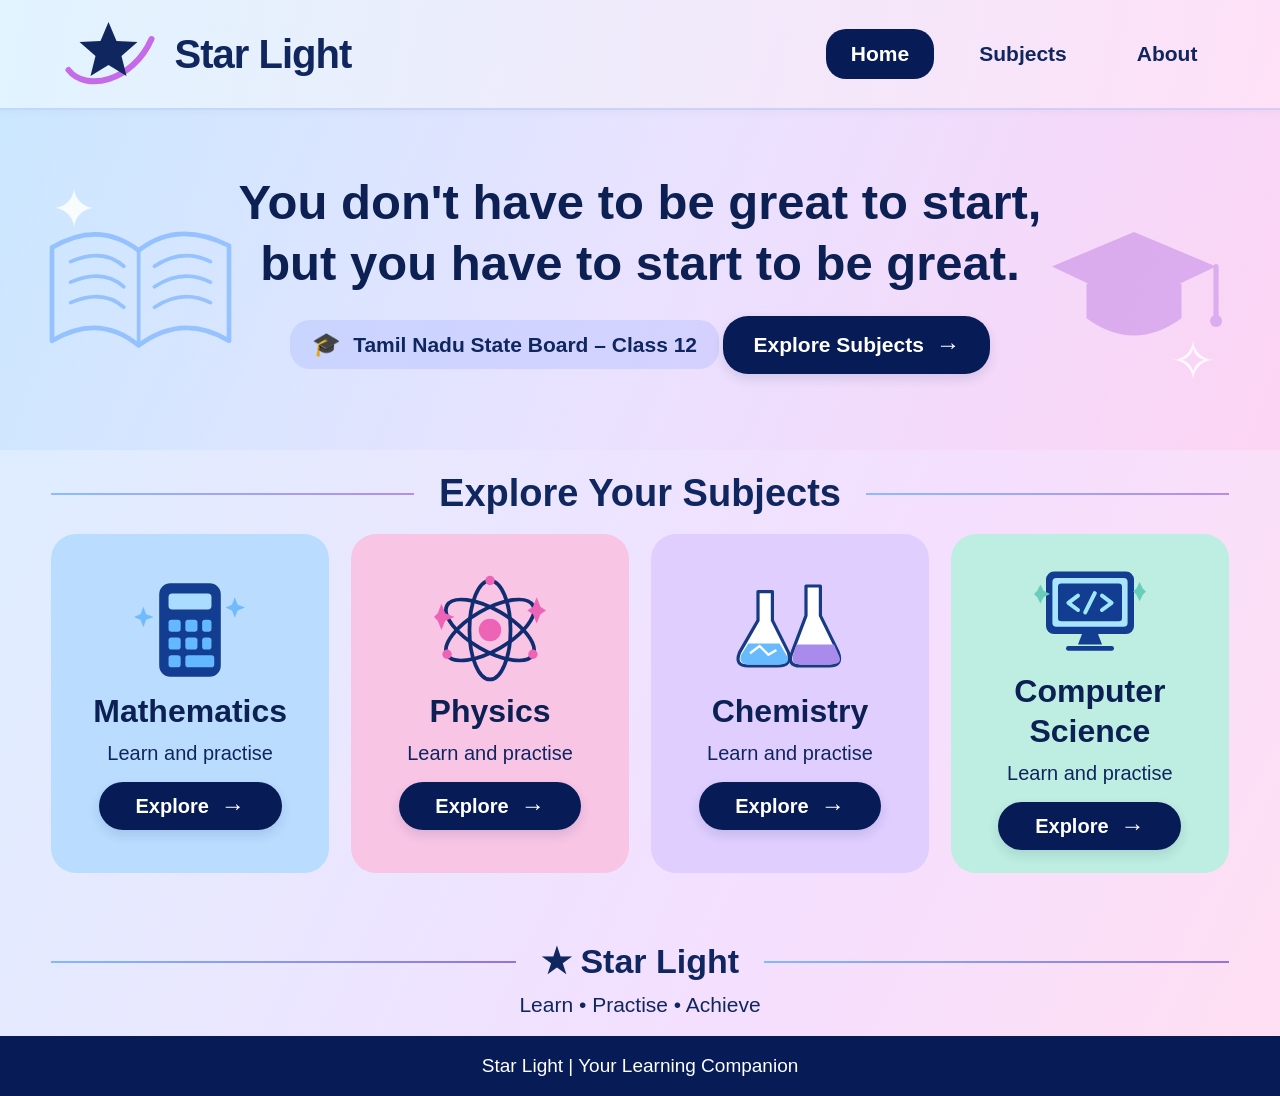
<file: index.html>
<!DOCTYPE html>
<html lang="en">
<head>
    <meta charset="UTF-8">
    <meta name="viewport" content="width=device-width, initial-scale=1.0">
    <title>Star Light | Class 12 Learning Hub</title>

    <!-- Version number forces the browser to load the latest CSS -->
    <link rel="stylesheet" href="style.css?v=3">
</head>

<body>

    <!-- HEADER -->
    <header class="header">
        <nav class="navbar">

            <a href="index.html" class="brand">
                <svg class="brand-logo" viewBox="0 0 100 75"
                     xmlns="http://www.w3.org/2000/svg">
                    <path d="M8 53 C25 75 72 65 91 22"
                          fill="none" stroke="#c66be8"
                          stroke-width="6" stroke-linecap="round"/>
                    <path d="M48 5 L56 24 L77 25 L61 39
                             L66 59 L48 48 L30 59 L35 39
                             L19 25 L40 24 Z"
                          fill="#10265f"/>
                </svg>
                <span>Star Light</span>
            </a>

            <div class="nav-links">
                <a href="index.html" class="active">Home</a>
                <a href="#subjects">Subjects</a>
                <a href="about.html">About</a>
            </div>

        </nav>
    </header>


    <!-- HERO -->
    <main>

        <section class="hero">

            <!-- Open book decoration -->
            <svg class="book-decoration" viewBox="0 0 220 180"
                 xmlns="http://www.w3.org/2000/svg"
                 aria-hidden="true">
                <path d="M15 45 Q65 15 108 48 Q150 15 205 43
                         L205 145 Q155 115 108 150
                         Q65 115 15 145 Z"
                      fill="none" stroke="#8bbcff"
                      stroke-width="5" stroke-linejoin="round"/>
                <path d="M108 48 L108 150"
                      fill="none" stroke="#8bbcff" stroke-width="4"/>
                <path d="M35 60 Q70 45 92 65
                         M35 82 Q70 67 92 87
                         M35 104 Q70 89 92 109
                         M125 65 Q155 45 185 60
                         M125 87 Q155 67 185 82
                         M125 109 Q155 89 185 104"
                      fill="none" stroke="#8bbcff"
                      stroke-width="4" stroke-linecap="round"/>
            </svg>

            <!-- Graduation cap decoration -->
            <svg class="cap-decoration" viewBox="0 0 220 170"
                 xmlns="http://www.w3.org/2000/svg"
                 aria-hidden="true">
                <path d="M15 55 L110 15 L205 55 L110 100 Z"
                      fill="#d6a5ed"/>
                <path d="M55 75 L55 115 Q110 155 165 115 L165 75"
                      fill="#d6a5ed"/>
                <path d="M205 55 L205 112"
                      fill="none" stroke="#d6a5ed"
                      stroke-width="6" stroke-linecap="round"/>
                <circle cx="205" cy="118" r="7" fill="#d6a5ed"/>
            </svg>

            <div class="sparkle sparkle-left">✦</div>
            <div class="sparkle sparkle-right">✧</div>

            <div class="hero-content">
                <h1>
                    You don't have to be great to start,
                    but you have to start to be great.
                </h1>

                <p class="board-label">
                    <span>🎓</span>
                    Tamil Nadu State Board – Class 12
                </p>

                <a href="#subjects" class="primary-button">
                    Explore Subjects <span>→</span>
                </a>
            </div>

        </section>


        <!-- SUBJECTS -->
        <section id="subjects" class="subjects-section">

            <div class="section-heading">
                <span></span>
                <h2>Explore Your Subjects</h2>
                <span></span>
            </div>

            <div class="subject-grid">

                <!-- MATHEMATICS -->
                <article class="subject-card mathematics-card">

                    <svg class="subject-icon" viewBox="0 0 120 120"
                         xmlns="http://www.w3.org/2000/svg"
                         aria-hidden="true">
                        <rect x="27" y="10" width="66" height="100"
                              rx="12" fill="#123d91"/>
                        <rect x="37" y="21" width="46" height="17"
                              rx="4" fill="#a9dcff"/>
                        <g fill="#63b8ff">
                            <rect x="37" y="49" width="13" height="13" rx="3"/>
                            <rect x="55" y="49" width="13" height="13" rx="3"/>
                            <rect x="73" y="49" width="10" height="13" rx="3"/>
                            <rect x="37" y="68" width="13" height="13" rx="3"/>
                            <rect x="55" y="68" width="13" height="13" rx="3"/>
                            <rect x="73" y="68" width="10" height="13" rx="3"/>
                            <rect x="37" y="87" width="13" height="13" rx="3"/>
                            <rect x="55" y="87" width="31" height="13" rx="3"/>
                        </g>
                        <path d="M10 35 L13 43 L21 46 L13 49 L10 57
                                 L7 49 L0 46 L7 43 Z"
                              fill="#70baff"/>
                        <path d="M108 25 L111 33 L119 36 L111 39
                                 L108 47 L105 39 L98 36 L105 33 Z"
                              fill="#70baff"/>
                    </svg>

                    <h3>Mathematics</h3>
                    <p>Learn and practise</p>

                    <a href="mathematics.html" class="card-button">
                        Explore <span>→</span>
                    </a>
                </article>


                <!-- PHYSICS -->
                <article class="subject-card physics-card">

                    <svg class="subject-icon" viewBox="0 0 120 120"
                         xmlns="http://www.w3.org/2000/svg"
                         aria-hidden="true">
                        <g fill="none" stroke="#102d72" stroke-width="4">
                            <ellipse cx="60" cy="60" rx="22" ry="53"/>
                            <ellipse cx="60" cy="60" rx="22" ry="53"
                                     transform="rotate(60 60 60)"/>
                            <ellipse cx="60" cy="60" rx="22" ry="53"
                                     transform="rotate(120 60 60)"/>
                        </g>
                        <circle cx="60" cy="60" r="12" fill="#ed63b6"/>
                        <circle cx="60" cy="7" r="5" fill="#ed63b6"/>
                        <circle cx="106" cy="86" r="5" fill="#ed63b6"/>
                        <circle cx="14" cy="86" r="5" fill="#ed63b6"/>
                        <path d="M8 32 L12 42 L22 46 L12 50 L8 60
                                 L4 50 L0 46 L4 42 Z"
                              fill="#ed63b6"/>
                        <path d="M110 25 L114 35 L120 39 L114 43
                                 L110 53 L106 43 L100 39 L106 35 Z"
                              fill="#ed63b6"/>
                    </svg>

                    <h3>Physics</h3>
                    <p>Learn and practise</p>

                    <a href="physics.html" class="card-button">
                        Explore <span>→</span>
                    </a>
                </article>


                <!-- CHEMISTRY -->
                <article class="subject-card chemistry-card">

                    <svg class="subject-icon" viewBox="0 0 140 120"
                         xmlns="http://www.w3.org/2000/svg"
                         aria-hidden="true">
                        <g stroke="#173b83" stroke-width="4"
                           stroke-linejoin="round">
                            <path d="M30 12 L48 12 L48 48 L68 88
                                     Q73 105 55 105 L18 105
                                     Q0 105 7 88 L30 48 Z"
                                  fill="#ffffff"/>
                            <path d="M90 5 L108 5 L108 42 L130 87
                                     Q137 105 119 105 L83 105
                                     Q65 105 73 87 L90 42 Z"
                                  fill="#ffffff"/>
                        </g>
                        <path d="M18 77 L57 77 L67 94
                                 Q70 103 55 103 L18 103
                                 Q5 103 9 91 Z"
                              fill="#68baff"/>
                        <path d="M78 78 L125 78 L132 94
                                 Q135 103 119 103 L83 103
                                 Q70 103 74 91 Z"
                              fill="#a88bea"/>
                        <path d="M20 89 L32 80 L43 91 L53 85"
                              fill="none" stroke="#ffffff" stroke-width="3"/>
                    </svg>

                    <h3>Chemistry</h3>
                    <p>Learn and practise</p>

                    <a href="chemistry.html" class="card-button">
                        Explore <span>→</span>
                    </a>
                </article>


                <!-- COMPUTER SCIENCE -->
                <article class="subject-card computer-card">

                    <svg class="subject-icon" viewBox="0 0 140 120"
                         xmlns="http://www.w3.org/2000/svg"
                         aria-hidden="true">
                        <rect x="15" y="12" width="110" height="78"
                              rx="10" fill="#123d91"/>
                        <rect x="23" y="20" width="94" height="61"
                              rx="5" fill="#a9e5ff"/>
                        <rect x="30" y="27" width="80" height="47"
                              rx="4" fill="#123d91"/>
                        <path d="M55 42 L43 51 L55 60
                                 M85 42 L97 51 L85 60
                                 M76 39 L64 63"
                              fill="none" stroke="#9ee7ff"
                              stroke-width="5" stroke-linecap="round"
                              stroke-linejoin="round"/>
                        <path d="M60 90 L55 103 L85 103 L80 90"
                              fill="#123d91"/>
                        <path d="M43 108 L97 108"
                              stroke="#123d91" stroke-width="6"
                              stroke-linecap="round"/>
                        <path d="M8 28 L12 36 L20 40 L12 44 L8 52
                                 L4 44 L0 40 L4 36 Z"
                              fill="#69cdbb"/>
                        <path d="M132 25 L136 33 L140 37 L136 41
                                 L132 49 L128 41 L124 37 L128 33 Z"
                              fill="#69cdbb"/>
                    </svg>

                    <h3>Computer Science</h3>
                    <p>Learn and practise</p>

                    <a href="computer-science.html" class="card-button">
                        Explore <span>→</span>
                    </a>
                </article>

            </div>
        </section>


        <!-- BRAND AND ABOUT -->
        <section class="brand-section" id="about">

            <div class="brand-divider">
                <span></span>
                <div class="brand-title">★ Star Light</div>
                <span></span>
            </div>

            <p>Learn • Practise • Achieve</p>

        </section>

    </main>


    <!-- FOOTER -->
    <footer class="footer">
        <p>Star Light | Your Learning Companion</p>
    </footer>

</body>
</html>
</file>
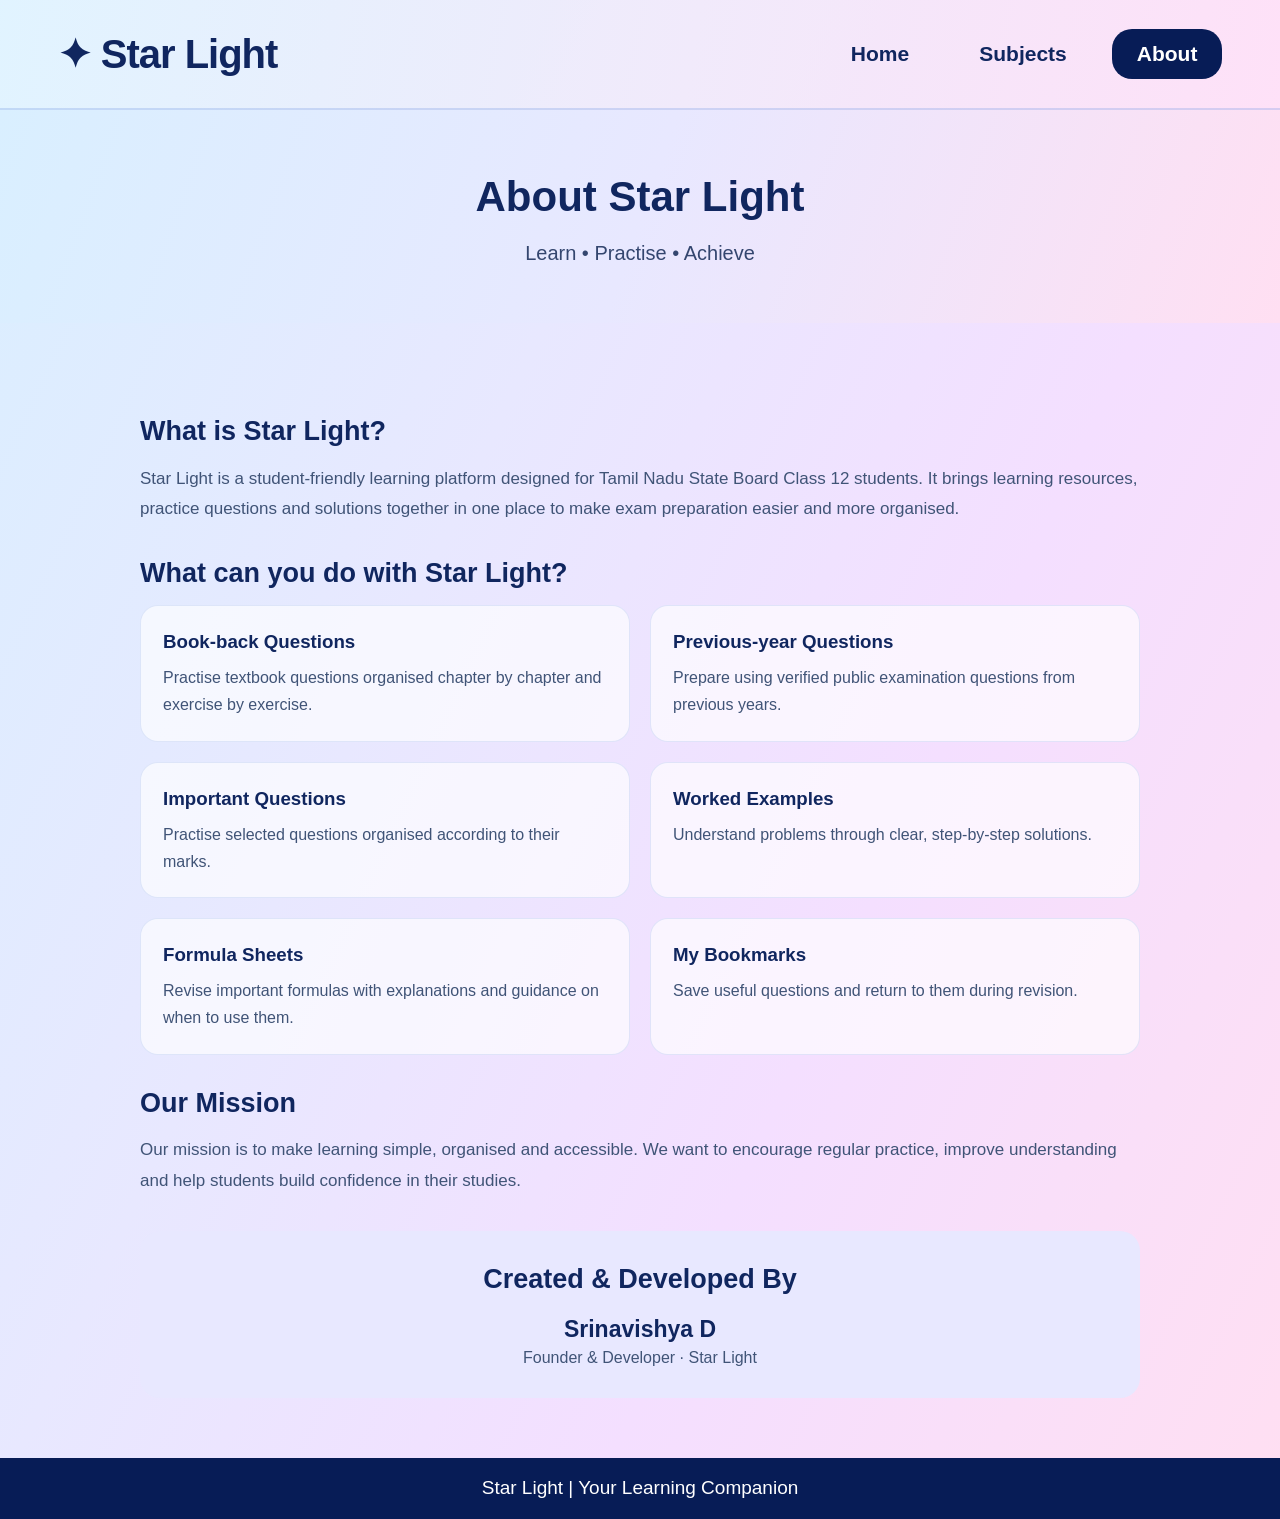
<file: about.html>
<!DOCTYPE html>
<html lang="en">
<head>
    <meta charset="UTF-8">
    <meta name="viewport" content="width=device-width, initial-scale=1.0">
    <title>About Star Light</title>
    <link rel="stylesheet" href="style.css?v=4">
</head>

<body>

    <header class="header">
        <nav class="navbar">
            <a href="index.html" class="brand">
                <span>✦ Star Light</span>
            </a>

            <div class="nav-links">
                <a href="index.html">Home</a>
                <a href="index.html#subjects">Subjects</a>
                <a href="about.html" class="active">About</a>
            </div>
        </nav>
    </header>

    <main class="about-page">

        <section class="about-hero">
            <h1>About Star Light</h1>
            <p>Learn • Practise • Achieve</p>
        </section>

        <section class="about-content">

            <h2>What is Star Light?</h2>
            <p>
                Star Light is a student-friendly learning platform
                designed for Tamil Nadu State Board Class 12 students.
                It brings learning resources, practice questions and
                solutions together in one place to make exam preparation
                easier and more organised.
            </p>

            <h2>What can you do with Star Light?</h2>

            <div class="about-features">

                <article>
                    <h3>Book-back Questions</h3>
                    <p>Practise textbook questions organised chapter by chapter and exercise by exercise.</p>
                </article>

                <article>
                    <h3>Previous-year Questions</h3>
                    <p>Prepare using verified public examination questions from previous years.</p>
                </article>

                <article>
                    <h3>Important Questions</h3>
                    <p>Practise selected questions organised according to their marks.</p>
                </article>

                <article>
                    <h3>Worked Examples</h3>
                    <p>Understand problems through clear, step-by-step solutions.</p>
                </article>

                <article>
                    <h3>Formula Sheets</h3>
                    <p>Revise important formulas with explanations and guidance on when to use them.</p>
                </article>

                <article>
                    <h3>My Bookmarks</h3>
                    <p>Save useful questions and return to them during revision.</p>
                </article>

            </div>

            <h2>Our Mission</h2>
            <p>
                Our mission is to make learning simple, organised and
                accessible. We want to encourage regular practice,
                improve understanding and help students build confidence
                in their studies.
            </p>

            <div class="creator-box">
                <h2>Created &amp; Developed By</h2>
                <h3>Srinavishya D</h3>
                <p>Founder &amp; Developer · Star Light</p>
            </div>

        </section>

    </main>

    <footer class="footer">
        <p>Star Light | Your Learning Companion</p>
    </footer>

</body>
</html>
</file>
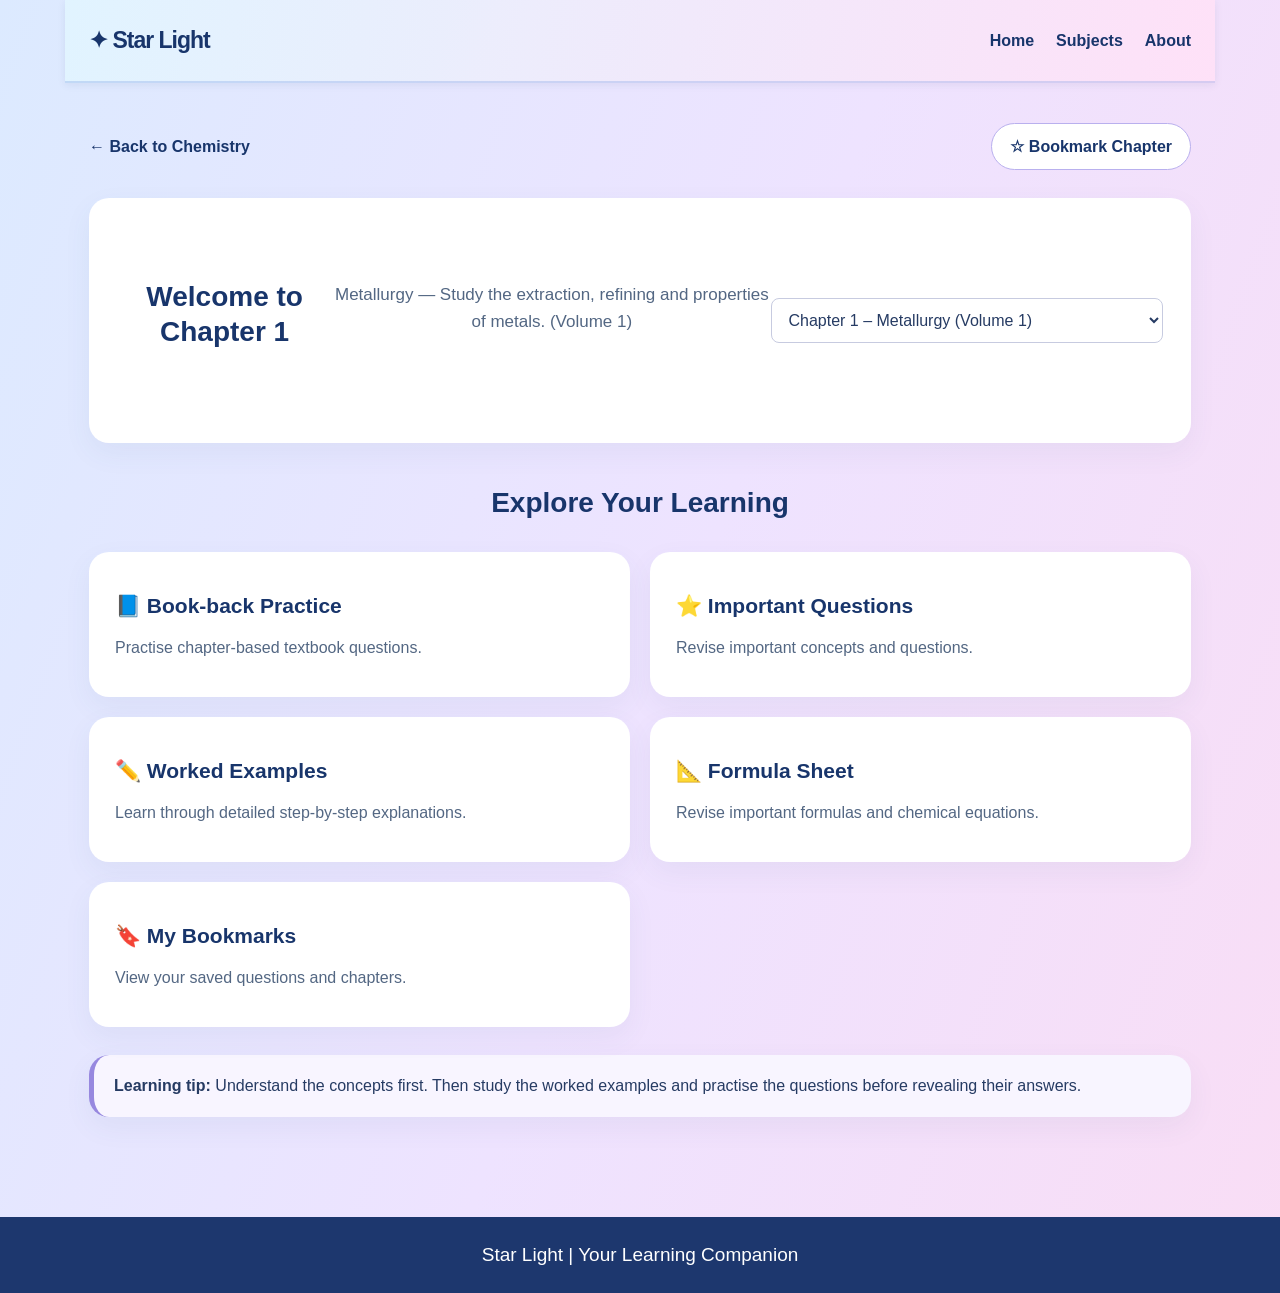
<file: chemistry-chapter.html>
<!DOCTYPE html>
<html lang="en">
<head>
<meta charset="UTF-8">
<meta name="viewport" content="width=device-width, initial-scale=1.0">
<title>Chemistry Chapter Learning | Star Light</title>
<link rel="stylesheet" href="style.css?v=5">

<style>
* { box-sizing: border-box; }

body {
  margin: 0;
  font-family: Arial, sans-serif;
  color: #263b63;
  line-height: 1.6;
  background: linear-gradient(110deg, #dceaff, #eee3ff 52%, #f9ddf5);
}

a { color: inherit; text-decoration: none; }

.header, main {
  max-width: 1150px;
  margin: auto;
  padding: 22px 24px;
}

.header {
  display: flex;
  justify-content: space-between;
  align-items: center;
  gap: 18px;
}

.brand {
  font-size: 23px;
  font-weight: 800;
  color: #18356b;
}

nav {
  display: flex;
  gap: 22px;
  font-weight: bold;
  color: #18356b;
}

main { margin: 10px auto 50px; }

.top {
  display: flex;
  justify-content: space-between;
  align-items: center;
  margin: 8px 0 28px;
  gap: 14px;
}

.back {
  font-weight: bold;
  color: #18356b;
}

button, select { font: inherit; cursor: pointer; }

.bookmark {
  border: 1px solid #b9b0ee;
  background: white;
  border-radius: 28px;
  padding: 10px 18px;
  font-weight: bold;
  color: #18356b;
}

.hero, .card, .panel, .tip {
  background: white;
  border-radius: 20px;
  box-shadow: 0 10px 28px #455b8610;
}

.hero {
  padding: 28px;
  margin-bottom: 38px;
  min-height: 245px;
}

.hero h1 {
  margin: 0 0 14px;
  color: #18356b;
  font-size: 28px;
}

.hero p {
  color: #536783;
  font-size: 17px;
  margin: 0 0 26px;
}

.selectwrap { text-align: center; }

select {
  width: min(520px, 100%);
  padding: 12px;
  border: 1px solid #c7cbe0;
  border-radius: 8px;
  color: #263b63;
  background: #fff;
}

h2, h3 { color: #18356b; }

.sectiontitle {
  text-align: center;
  font-size: 28px;
  margin: 0 0 26px;
}

.grid {
  display: grid;
  grid-template-columns: repeat(2, minmax(0, 1fr));
  gap: 20px;
}

.card {
  padding: 24px;
  text-align: left;
  border: 2px solid transparent;
  min-height: 145px;
  color: #263b63;
}

.card:hover, .card.active {
  border-color: #a99be9;
  transform: translateY(-2px);
}

.card h3 {
  font-size: 21px;
  margin: 0 0 12px;
}

.card p { margin: 0; color: #536783; }

.tip {
  margin: 28px 0;
  padding: 18px 20px;
  border-left: 5px solid #9788df;
  background: #f8f5ff;
}

.panel {
  padding: 25px;
  margin-top: 25px;
  scroll-margin-top: 18px;
}

.panelhead {
  display: flex;
  justify-content: space-between;
  gap: 12px;
  flex-wrap: wrap;
}

.panelhead h2 { margin: 0; }

.note { font-size: 13px; color: #6b7890; }

.question, .formula {
  border: 1px solid #e1e5f0;
  border-radius: 13px;
  padding: 20px;
  margin: 16px 0;
  background: #fff;
}

.question h3 {
  font-size: 18px;
  line-height: 1.5;
}

.meta {
  font-size: 13px;
  color: #7669b2;
  font-weight: bold;
}

.answer {
  background: #f5f3ff;
  border-radius: 10px;
  padding: 16px;
  margin-top: 12px;
  white-space: pre-line;
  line-height: 1.8;
}

.answer[hidden], .panel[hidden] { display: none; }

.action {
  border: 0;
  background: #263f7a;
  color: white;
  border-radius: 8px;
  padding: 10px 16px;
  font-weight: bold;
  margin-top: 8px;
}

.action:hover { background: #405b9b; }

.formula {
  background: #f8f7ff;
  border-left: 4px solid #9b8be4;
  line-height: 1.8;
}

.footer {
  text-align: center;
  padding: 23px;
  background: #1d376e;
  color: white;
}

@media (max-width: 700px) {
  .header { align-items: flex-start; flex-direction: column; }
  nav { flex-wrap: wrap; }
  .grid { grid-template-columns: 1fr; }
  .top { align-items: flex-start; flex-direction: column; }
  .hero { padding: 22px; }
  .panel { padding: 18px; }
}
</style>
</head>

<body>

<header class="header">
  <a class="brand" href="index.html">✦ Star Light</a>
  <nav>
    <a href="index.html">Home</a>
    <a href="chemistry.html">Subjects</a>
    <a href="about.html">About</a>
  </nav>
</header>

<main>

  <div class="top">
    <a class="back" href="chemistry.html">← Back to Chemistry</a>
    <button class="bookmark" id="bookmark">☆ Bookmark Chapter</button>
  </div>

  <section class="hero">
    <h1 id="welcome">Welcome to Chemistry!</h1>
    <p id="intro">Choose a chapter to explore its learning resources.</p>

    <div class="selectwrap">
      <select id="chapterSelect" aria-label="Choose Chemistry chapter"></select>
    </div>
  </section>

  <h2 class="sectiontitle">Explore Your Learning</h2>

  <section class="grid">
    <button class="card" data-section="bookback">
      <h3>📘 Book-back Practice</h3>
      <p>Practise chapter-based textbook questions.</p>
    </button>

    <button class="card" data-section="important">
      <h3>⭐ Important Questions</h3>
      <p>Revise important concepts and questions.</p>
    </button>

    <button class="card" data-section="worked">
      <h3>✏️ Worked Examples</h3>
      <p>Learn through detailed step-by-step explanations.</p>
    </button>

    <button class="card" data-section="formula">
      <h3>📐 Formula Sheet</h3>
      <p>Revise important formulas and chemical equations.</p>
    </button>

    <button class="card" data-section="bookmarks">
      <h3>🔖 My Bookmarks</h3>
      <p>View your saved questions and chapters.</p>
    </button>
  </section>

  <div class="tip">
    <b>Learning tip:</b>
    Understand the concepts first. Then study the worked examples and
    practise the questions before revealing their answers.
  </div>

  <section class="panel" id="panel" hidden>
    <div class="panelhead">
      <h2 id="panelTitle"></h2>
      <span class="note" id="panelSub"></span>
    </div>
    <div id="content"></div>
  </section>

</main>

<footer class="footer">
  Star Light | Your Learning Companion
</footer>

<script>
const chapters = [
  { title: "Metallurgy", volume: 1,
    intro: "Study the extraction, refining and properties of metals.",
    formulas: ["Ore concentration separates unwanted impurities from ores.",
      "Roasting: heating sulphide ores in excess air.",
      "Calcination: heating carbonate or hydrated ores in limited or no air.",
      "Reduction converts metal oxides into metals.",
      "Electrolytic refining is used to purify certain metals."] },

  { title: "p-Block Elements – I", volume: 1,
    intro: "Explore the chemistry and properties of p-block elements.",
    formulas: ["General valence-shell configuration: ns² np¹–⁶.",
      "Group 13 elements have three valence electrons.",
      "Group 14 elements have four valence electrons.",
      "Oxidation states depend on the valence electrons and bonding."] },

  { title: "p-Block Elements – II", volume: 1,
    intro: "Learn the properties and compounds of the remaining p-block groups.",
    formulas: ["Group 15: ns² np³.",
      "Group 16: ns² np⁴.",
      "Group 17: ns² np⁵.",
      "Group 18: ns² np⁶, except helium (1s²)."] },

  { title: "Transition and Inner Transition Elements", volume: 1,
    intro: "Understand d-block and f-block elements and their characteristic properties.",
    formulas: ["Transition elements have partially filled d orbitals in their atoms or common ions.",
      "General d-block configuration: (n−1)d¹–¹⁰ ns⁰–².",
      "Lanthanides involve filling of 4f orbitals.",
      "Actinides involve filling of 5f orbitals."] },

  { title: "Coordination Chemistry", volume: 1,
    intro: "Explore coordination compounds, ligands, nomenclature and bonding.",
    formulas: ["Coordination number = number of donor atoms attached to the central metal.",
      "Oxidation state is calculated using the charges of ligands and the complex.",
      "A ligand donates an electron pair to the central metal ion.",
      "Coordination entity is written inside square brackets."] },

  { title: "Solid State", volume: 1,
    intro: "Study crystalline solids, unit cells and their properties.",
    formulas: ["Density: ρ = ZM / (a³ Nₐ).",
      "Packing efficiency = (volume occupied / total unit-cell volume) × 100.",
      "For a simple cubic unit cell: Z = 1.",
      "For a body-centred cubic unit cell: Z = 2.",
      "For a face-centred cubic unit cell: Z = 4."] },

  { title: "Chemical Kinetics", volume: 1,
    intro: "Understand reaction rates, rate laws and reaction order.",
    formulas: ["Rate = change in concentration / time.",
      "For a first-order reaction: k = (2.303/t) log(a/(a−x)).",
      "Half-life of a first-order reaction: t₁/₂ = 0.693/k.",
      "Arrhenius equation: k = A e^(−Ea/RT)."] },

  { title: "Ionic Equilibrium", volume: 2,
    intro: "Learn acids, bases, pH, buffers and solubility equilibria.",
    formulas: ["pH = −log[H⁺].",
      "pOH = −log[OH⁻].",
      "At 25°C: pH + pOH = 14.",
      "Kw = [H⁺][OH⁻] = 1.0 × 10⁻¹⁴ at 25°C.",
      "For a buffer: pH = pKa + log([salt]/[acid])."] },

  { title: "Electro Chemistry", volume: 2,
    intro: "Study electrochemical cells, electrode potentials and conductance.",
    formulas: ["E°cell = E°cathode − E°anode.",
      "ΔG° = −nFE°cell.",
      "Nernst equation: E = E° − (0.0591/n) log Q at 25°C.",
      "Conductance: G = 1/R.",
      "Molar conductivity: Λm = κ × 1000/C (when C is in mol L⁻¹)."] },

  { title: "Surface Chemistry", volume: 2,
    intro: "Explore adsorption, catalysis, colloids and surface phenomena.",
    formulas: ["Adsorption is the accumulation of molecules on a surface.",
      "Freundlich adsorption isotherm: x/m = kP^(1/n).",
      "A catalyst changes reaction rate without being consumed overall.",
      "Colloidal particles are intermediate in size between true solutions and suspensions."] },

  { title: "Hydroxy Compounds and Ethers", volume: 2,
    intro: "Study alcohols, phenols, ethers and their important reactions.",
    formulas: ["Alcohol functional group: R–OH.",
      "Phenol functional group: Ar–OH.",
      "Ether functional group: R–O–R′.",
      "Alcohol oxidation products depend on the type of alcohol and reaction conditions."] },

  { title: "Carbonyl Compounds and Carboxylic Acids", volume: 2,
    intro: "Learn aldehydes, ketones, carboxylic acids and their reactions.",
    formulas: ["Aldehyde group: R–CHO.",
      "Ketone group: R–CO–R′.",
      "Carboxylic acid group: R–COOH.",
      "Aldehydes and ketones undergo nucleophilic addition reactions."] },

  { title: "Organic Nitrogen Compounds", volume: 2,
    intro: "Explore amines, diazonium salts and other nitrogen-containing compounds.",
    formulas: ["Primary amine: R–NH₂.",
      "Secondary amine: R₂NH.",
      "Tertiary amine: R₃N.",
      "Aniline: C₆H₅NH₂.",
      "Amines are basic because nitrogen has a lone pair of electrons."] },

  { title: "Biomolecules", volume: 2,
    intro: "Study carbohydrates, proteins, vitamins, enzymes and nucleic acids.",
    formulas: ["Glucose molecular formula: C₆H₁₂O₆.",
      "Amino acids contain amino and carboxyl functional groups.",
      "Proteins are polymers of amino acids.",
      "DNA contains the sugar 2-deoxyribose.",
      "RNA contains the sugar ribose."] },

  { title: "Chemistry in Everyday Life", volume: 2,
    intro: "Understand medicines, cleansing agents and chemicals used in daily life.",
    formulas: ["Antacids help neutralise excess stomach acid.",
      "Analgesics help relieve pain.",
      "Antiseptics are applied to living tissues to reduce microbial growth.",
      "Detergents help remove dirt and grease.",
      "Preservatives help slow food spoilage."]
  }
];

const sectionNames = {
  bookback: "Book-back Practice",
  important: "Important Questions",
  worked: "Worked Examples",
  formula: "Formula Sheet",
  bookmarks: "My Bookmarks"
};

const select = document.getElementById("chapterSelect");
const panel = document.getElementById("panel");
const content = document.getElementById("content");

let currentChapter = 0;
let currentSection = "";

const storageKey = "starLightChemistryBookmarks";

function getBookmarks() {
  try {
    return JSON.parse(localStorage.getItem(storageKey)) || [];
  } catch {
    return [];
  }
}

function saveBookmarks(items) {
  localStorage.setItem(storageKey, JSON.stringify(items));
}

chapters.forEach((chapter, index) => {
  const option = document.createElement("option");
  option.value = index;
  option.textContent =
    `Chapter ${index + 1} – ${chapter.title} (Volume ${chapter.volume})`;
  select.appendChild(option);
});

function updateChapter() {
  currentChapter = Number(select.value);
  const chapter = chapters[currentChapter];

  document.getElementById("welcome").textContent =
    `Welcome to Chapter ${currentChapter + 1}`;

  document.getElementById("intro").textContent =
    `${chapter.title} — ${chapter.intro} (Volume ${chapter.volume})`;

  document.getElementById("bookmark").textContent =
    getBookmarks().includes("chapter-" + currentChapter)
      ? "★ Chapter Bookmarked"
      : "☆ Bookmark Chapter";

  panel.hidden = true;
  document.querySelectorAll(".card").forEach(card =>
    card.classList.remove("active")
  );
}

select.addEventListener("change", updateChapter);

document.getElementById("bookmark").addEventListener("click", () => {
  const key = "chapter-" + currentChapter;
  const items = getBookmarks();
  const index = items.indexOf(key);

  if (index === -1) items.push(key);
  else items.splice(index, 1);

  saveBookmarks(items);
  updateChapter();
});

function makeQuestion(question, answer, label, index) {
  const article = document.createElement("article");
  article.className = "question";

  const heading = document.createElement("h3");
  heading.textContent = question;

  const meta = document.createElement("div");
  meta.className = "meta";
  meta.textContent = label;

  const answerBox = document.createElement("div");
  answerBox.className = "answer";
  answerBox.hidden = true;
  answerBox.textContent = answer;

  const actions = document.createElement("div");

  const show = document.createElement("button");
  show.className = "action";
  show.textContent = "Show Answer & Solution";
  show.addEventListener("click", () => {
    answerBox.hidden = !answerBox.hidden;
    show.textContent = answerBox.hidden
      ? "Show Answer & Solution"
      : "Hide Answer";
  });

  const bookmark = document.createElement("button");
  bookmark.className = "bookmark";
  bookmark.style.marginLeft = "10px";

  const key = `q-${currentChapter}-${currentSection}-${index}`;
  const refreshBookmark = () => {
    bookmark.textContent = getBookmarks().includes(key)
      ? "★ Saved"
      : "☆ Bookmark";
  };

  refreshBookmark();

  bookmark.addEventListener("click", () => {
    const items = getBookmarks();
    const position = items.indexOf(key);

    if (position === -1) items.push(key);
    else items.splice(position, 1);

    saveBookmarks(items);
    refreshBookmark();
  });

  actions.append(show, bookmark);
  article.append(meta, heading, actions, answerBox);
  return article;
}

function createQuestions(chapter, section) {
  const title = chapter.title;

  const baseQuestions = [
    {
      q: `Define the main concept studied in ${title}.`,
      a: `Step 1: Identify the topic.\n\nThe chapter is ${title}.\n\nStep 2: Understand the concept.\n\nStudy the definition and the important terms associated with this topic in your textbook.\n\nStep 3: Explain its significance.\n\nDescribe its important properties, applications and examples.\n\nFinal Answer: Write the textbook definition of the concept and include its key characteristics.`
    },
    {
      q: `Explain the important characteristics of ${title}.`,
      a: `Step 1: Identify the chapter's central ideas.\n\nStep 2: Explain each characteristic separately.\n\nStep 3: Include relevant chemical terminology, equations or examples from the textbook.\n\nFinal Answer: The characteristics should be explained in an organised manner, with suitable examples.`
    },
    {
      q: `Write a short note on an important application of ${title}.`,
      a: `Step 1: Identify the application related to ${title}.\n\nStep 2: Explain the chemical principle involved.\n\nStep 3: Describe how the principle is used in practice.\n\nFinal Answer: Connect the application to the relevant chemical concept and explain its importance.`
    },
    {
      q: `Explain one important reaction or process related to ${title}.`,
      a: `Step 1: Identify the reaction or process from the chapter.\n\nStep 2: Write the correct chemical equation, if applicable.\n\nStep 3: Explain the reactants, products and conditions.\n\nStep 4: State the significance of the reaction.\n\nFinal Answer: Present the balanced equation and explain the reaction using the textbook concept.`
    },
    {
      q: `List the important terms associated with ${title}.`,
      a: `Step 1: Identify the key terms in the chapter.\n\nStep 2: Write a clear definition for each term.\n\nStep 3: Include a relevant example wherever necessary.\n\nFinal Answer: Revise the glossary and key definitions given in the ${title} chapter.`
    },
    {
      q: `Describe the importance of studying ${title}.`,
      a: `Step 1: Identify the central chemical principles.\n\nStep 2: Explain how these principles help us understand chemical behaviour.\n\nStep 3: Mention suitable applications.\n\nFinal Answer: The chapter helps us understand the chemical concepts and their applications in science and everyday life.`
    }
  ];

  const importantQuestions = [
    {
      q: `Explain the fundamental principles of ${title}.`,
      a: `Step 1: Begin with the definition of the main concept.\n\nStep 2: Explain the fundamental principles one by one.\n\nStep 3: Include the relevant chemical equations, examples and conditions from the textbook.\n\nStep 4: Conclude with the importance of these principles.\n\nFinal Answer: Present a clear, organised explanation supported by appropriate textbook examples.`
    },
    {
      q: `Discuss the important properties associated with ${title}.`,
      a: `Step 1: Identify the properties discussed in the chapter.\n\nStep 2: Explain each property and the factors affecting it.\n\nStep 3: Add suitable examples.\n\nFinal Answer: Describe the important properties with their chemical explanations.`
    },
    {
      q: `Explain an important comparison related to ${title}.`,
      a: `Step 1: Identify the two concepts being compared.\n\nStep 2: Compare their definitions and properties.\n\nStep 3: Explain the reason for the differences.\n\nFinal Answer: Use a comparison table and support the differences with chemical reasoning.`
    },
    {
      q: `Describe a significant chemical reaction from ${title}.`,
      a: `Step 1: Write the balanced chemical equation.\n\nStep 2: Identify the reactants and products.\n\nStep 3: State the reaction conditions.\n\nStep 4: Explain the reaction mechanism or principle at the level required by the textbook.\n\nFinal Answer: Give the balanced reaction and its explanation.`
    },
    {
      q: `Explain the practical applications of ${title}.`,
      a: `Step 1: Identify the chemical principle.\n\nStep 2: Describe where it is applied.\n\nStep 3: Explain why the principle is useful.\n\nFinal Answer: Relate the chapter concept to suitable scientific or everyday applications.`
    },
    {
      q: `Write an organised summary of the most important ideas in ${title}.`,
      a: `Step 1: List the main headings in the chapter.\n\nStep 2: Summarise the definitions, properties and reactions.\n\nStep 3: Include important equations and examples.\n\nFinal Answer: A good summary should cover the chapter's main concepts without leaving out important definitions or reactions.`
    }
  ];

  const workedExamples = [
    {
      q: `Worked Example 1: Explain a key concept from ${title}.`,
      a: `Step 1: Identify the concept being studied.\n\nStep 2: Write its definition.\n\nStep 3: Explain the chemical principle behind it.\n\nStep 4: Add a suitable textbook example.\n\nFinal Answer: Use the definition, explanation and example together to demonstrate your understanding.`
    },
    {
      q: `Worked Example 2: Explain a chemical property from ${title}.`,
      a: `Step 1: Identify the property.\n\nStep 2: State the relevant chemical principle.\n\nStep 3: Explain the behaviour using the principle.\n\nStep 4: Add an appropriate example.\n\nFinal Answer: Explain the property with its chemical reason and example.`
    },
    {
      q: `Worked Example 3: Explain a reaction related to ${title}.`,
      a: `Step 1: Identify the reactants.\n\nStep 2: Write the balanced chemical equation from the textbook.\n\nStep 3: State the reaction conditions.\n\nStep 4: Identify the products.\n\nFinal Answer: Present the balanced equation and explain the reaction.`
    },
    {
      q: `Worked Example 4: Compare two concepts in ${title}.`,
      a: `Step 1: Write the definitions of both concepts.\n\nStep 2: Identify their similarities.\n\nStep 3: Identify their differences.\n\nStep 4: Explain the chemical reason for the differences.\n\nFinal Answer: Present the comparison clearly, preferably in a table.`
    },
    {
      q: `Worked Example 5: Describe an application from ${title}.`,
      a: `Step 1: Identify the application.\n\nStep 2: State the chemical principle involved.\n\nStep 3: Explain how the principle is used.\n\nStep 4: State the result or importance.\n\nFinal Answer: Connect the chemical principle to the application with a clear explanation.`
    },
    {
      q: `Worked Example 6: Summarise an important process from ${title}.`,
      a: `Step 1: Identify the process.\n\nStep 2: Describe its starting materials or conditions.\n\nStep 3: Explain the stages in the correct order.\n\nStep 4: State the final result.\n\nFinal Answer: Explain the process in a logical sequence, including equations where appropriate.`
    }
  ];

  if (section === "bookback") return baseQuestions;
  if (section === "important") return importantQuestions;
  return workedExamples;
}

function showSection(section) {
  currentSection = section;
  const chapter = chapters[currentChapter];

  document.querySelectorAll(".card").forEach(card => {
    card.classList.toggle("active", card.dataset.section === section);
  });

  panel.hidden = false;
  document.getElementById("panelTitle").textContent = sectionNames[section];
  document.getElementById("panelSub").textContent =
    `Chapter ${currentChapter + 1}: ${chapter.title}`;

  content.innerHTML = "";

  if (section === "formula") {
    chapter.formulas.forEach((formula, index) => {
      const item = document.createElement("div");
      item.className = "formula";
      item.textContent = `${index + 1}. ${formula}`;
      content.appendChild(item);
    });
    panel.scrollIntoView({ behavior: "smooth" });
    return;
  }

  if (section === "bookmarks") {
    const saved = getBookmarks();
    const questionKeys = saved.filter(key => key.startsWith("q-"));
    const chapterKeys = saved.filter(key => key.startsWith("chapter-"));

    if (saved.length === 0) {
      content.textContent = "You have not saved any questions or chapters yet.";
    } else {
      chapterKeys.forEach(key => {
        const number = Number(key.replace("chapter-", ""));
        const item = document.createElement("div");
        item.className = "formula";
        item.textContent = `Bookmarked Chapter ${number + 1}: ${chapters[number].title}`;
        content.appendChild(item);
      });

      questionKeys.forEach(key => {
        const item = document.createElement("div");
        item.className = "formula";
        item.textContent = "Saved question reference: " + key;
        content.appendChild(item);
      });
    }

    panel.scrollIntoView({ behavior: "smooth" });
    return;
  }

  const questions = createQuestions(chapter, section);

  questions.forEach((item, index) => {
    content.appendChild(
      makeQuestion(
        item.q,
        item.a,
        `${sectionNames[section]} · Question ${index + 1}`,
        index
      )
    );
  });

  panel.scrollIntoView({ behavior: "smooth" });
}

document.querySelectorAll(".card").forEach(card => {
  card.addEventListener("click", () => showSection(card.dataset.section));
});

updateChapter();
</script>

</body>
</html>
</file>
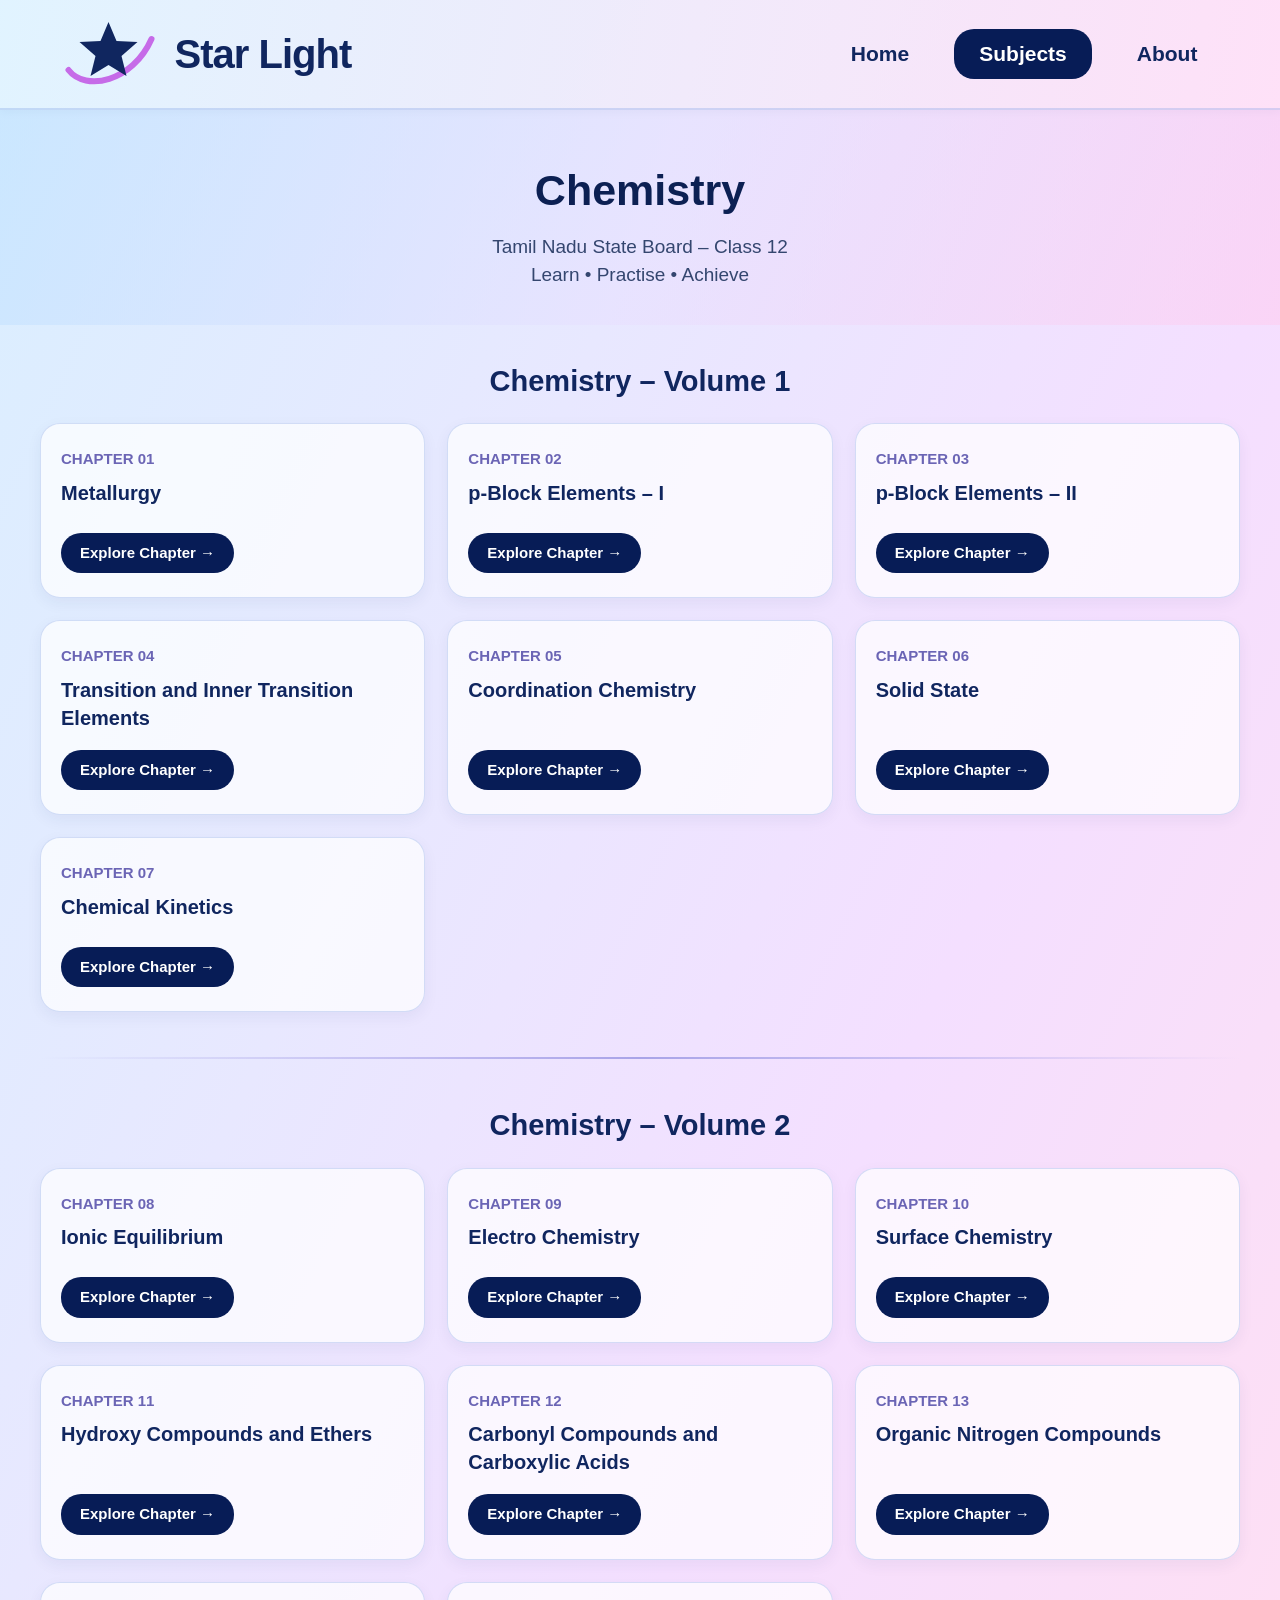
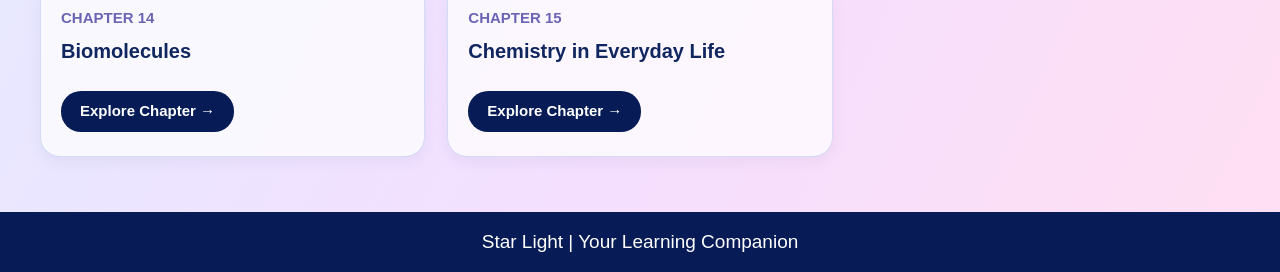
<file: chemistry.html>
<!DOCTYPE html>
<html lang="en">
<head>
    <meta charset="UTF-8">
    <meta name="viewport" content="width=device-width, initial-scale=1.0">
    <title>Chemistry | Star Light</title>

    <link rel="stylesheet" href="style.css?v=4">

    <style>
        .chemistry-hero {
            text-align: center;
            padding: 48px 20px 35px;
            background: linear-gradient(
                110deg,
                rgba(190, 225, 255, 0.55),
                rgba(231, 222, 255, 0.48),
                rgba(255, 204, 239, 0.55)
            );
        }

        .chemistry-hero h1 {
            color: #0c2053;
            font-size: 43px;
            margin-bottom: 10px;
        }

        .chemistry-hero p {
            color: #34466f;
            font-size: 19px;
        }

        .chemistry-container {
            max-width: 1250px;
            margin: 35px auto 55px;
            padding: 0 25px;
        }

        .volume-heading {
            color: #10265f;
            font-size: 29px;
            margin: 35px 0 20px;
            text-align: center;
        }

        .chapter-grid {
            display: grid;
            grid-template-columns: repeat(3, minmax(0, 1fr));
            gap: 22px;
        }

        .chapter-card {
            background: rgba(255, 255, 255, 0.72);
            border: 1px solid rgba(120, 153, 226, 0.3);
            border-radius: 20px;
            padding: 24px 20px;
            min-height: 175px;
            display: flex;
            flex-direction: column;
            justify-content: space-between;
            box-shadow: 0 5px 15px rgba(34, 55, 110, 0.06);
            transition: transform 0.25s ease,
                        box-shadow 0.25s ease;
        }

        .chapter-card:hover {
            transform: translateY(-5px);
            box-shadow: 0 10px 22px rgba(34, 55, 110, 0.13);
        }

        .chapter-number {
            color: #6b65b5;
            font-size: 15px;
            font-weight: 700;
            margin-bottom: 8px;
        }

        .chapter-card h3 {
            color: #10265f;
            font-size: 20px;
            line-height: 1.4;
            margin-bottom: 18px;
        }

        .chapter-link {
            display: inline-block;
            align-self: flex-start;
            background: #071c56;
            color: white;
            text-decoration: none;
            padding: 9px 19px;
            border-radius: 20px;
            font-size: 15px;
            font-weight: 700;
            transition: background 0.2s ease;
        }

        .chapter-link:hover {
            background: #354f99;
        }

        .volume-divider {
            height: 2px;
            border: none;
            background: linear-gradient(
                90deg,
                transparent,
                #a9a4e8,
                transparent
            );
            margin: 45px 0;
        }

        @media (max-width: 900px) {
            .chapter-grid {
                grid-template-columns: repeat(2, minmax(0, 1fr));
            }
        }

        @media (max-width: 600px) {
            .chemistry-hero h1 {
                font-size: 32px;
            }

            .chemistry-hero p {
                font-size: 16px;
            }

            .chemistry-container {
                padding: 0 16px;
            }

            .chapter-grid {
                grid-template-columns: 1fr;
                gap: 16px;
            }

            .volume-heading {
                font-size: 25px;
            }
        }
    </style>
</head>

<body>

    <!-- HEADER -->
    <header class="header">
        <nav class="navbar">

            <a href="index.html" class="brand">
                <svg class="brand-logo" viewBox="0 0 100 75"
                     xmlns="http://www.w3.org/2000/svg">

                    <path d="M8 53 C25 75 72 65 91 22"
                          fill="none"
                          stroke="#c66be8"
                          stroke-width="6"
                          stroke-linecap="round"/>

                    <path d="M48 5 L56 24 L77 25 L61 39
                             L66 59 L48 48 L30 59 L35 39
                             L19 25 L40 24 Z"
                          fill="#10265f"/>
                </svg>

                <span>Star Light</span>
            </a>

            <div class="nav-links">
                <a href="index.html">Home</a>
                <a href="index.html#subjects" class="active">Subjects</a>
                <a href="about.html">About</a>
            </div>

        </nav>
    </header>


    <!-- CHEMISTRY INTRODUCTION -->
    <main>

        <section class="chemistry-hero">
            <h1>Chemistry</h1>
            <p>Tamil Nadu State Board – Class 12</p>
            <p>Learn • Practise • Achieve</p>
        </section>


        <!-- CHAPTER LIST -->
        <section class="chemistry-container">


            <!-- VOLUME 1 -->
            <h2 class="volume-heading">
                Chemistry – Volume 1
            </h2>

            <div class="chapter-grid">

                <article class="chapter-card">
                    <div>
                        <p class="chapter-number">CHAPTER 01</p>
                        <h3>Metallurgy</h3>
                    </div>

                    <a class="chapter-link"
                       href="chemistry-chapter.html?chapter=1">
                        Explore Chapter →
                    </a>
                </article>


                <article class="chapter-card">
                    <div>
                        <p class="chapter-number">CHAPTER 02</p>
                        <h3>p-Block Elements – I</h3>
                    </div>

                    <a class="chapter-link"
                       href="chemistry-chapter.html?chapter=2">
                        Explore Chapter →
                    </a>
                </article>


                <article class="chapter-card">
                    <div>
                        <p class="chapter-number">CHAPTER 03</p>
                        <h3>p-Block Elements – II</h3>
                    </div>

                    <a class="chapter-link"
                       href="chemistry-chapter.html?chapter=3">
                        Explore Chapter →
                    </a>
                </article>


                <article class="chapter-card">
                    <div>
                        <p class="chapter-number">CHAPTER 04</p>
                        <h3>Transition and Inner Transition Elements</h3>
                    </div>

                    <a class="chapter-link"
                       href="chemistry-chapter.html?chapter=4">
                        Explore Chapter →
                    </a>
                </article>


                <article class="chapter-card">
                    <div>
                        <p class="chapter-number">CHAPTER 05</p>
                        <h3>Coordination Chemistry</h3>
                    </div>

                    <a class="chapter-link"
                       href="chemistry-chapter.html?chapter=5">
                        Explore Chapter →
                    </a>
                </article>


                <article class="chapter-card">
                    <div>
                        <p class="chapter-number">CHAPTER 06</p>
                        <h3>Solid State</h3>
                    </div>

                    <a class="chapter-link"
                       href="chemistry-chapter.html?chapter=6">
                        Explore Chapter →
                    </a>
                </article>


                <article class="chapter-card">
                    <div>
                        <p class="chapter-number">CHAPTER 07</p>
                        <h3>Chemical Kinetics</h3>
                    </div>

                    <a class="chapter-link"
                       href="chemistry-chapter.html?chapter=7">
                        Explore Chapter →
                    </a>
                </article>

            </div>


            <hr class="volume-divider">


            <!-- VOLUME 2 -->
            <h2 class="volume-heading">
                Chemistry – Volume 2
            </h2>

            <div class="chapter-grid">

                <article class="chapter-card">
                    <div>
                        <p class="chapter-number">CHAPTER 08</p>
                        <h3>Ionic Equilibrium</h3>
                    </div>

                    <a class="chapter-link"
                       href="chemistry-chapter.html?chapter=8">
                        Explore Chapter →
                    </a>
                </article>


                <article class="chapter-card">
                    <div>
                        <p class="chapter-number">CHAPTER 09</p>
                        <h3>Electro Chemistry</h3>
                    </div>

                    <a class="chapter-link"
                       href="chemistry-chapter.html?chapter=9">
                        Explore Chapter →
                    </a>
                </article>


                <article class="chapter-card">
                    <div>
                        <p class="chapter-number">CHAPTER 10</p>
                        <h3>Surface Chemistry</h3>
                    </div>

                    <a class="chapter-link"
                       href="chemistry-chapter.html?chapter=10">
                        Explore Chapter →
                    </a>
                </article>


                <article class="chapter-card">
                    <div>
                        <p class="chapter-number">CHAPTER 11</p>
                        <h3>Hydroxy Compounds and Ethers</h3>
                    </div>

                    <a class="chapter-link"
                       href="chemistry-chapter.html?chapter=11">
                        Explore Chapter →
                    </a>
                </article>


                <article class="chapter-card">
                    <div>
                        <p class="chapter-number">CHAPTER 12</p>
                        <h3>Carbonyl Compounds and Carboxylic Acids</h3>
                    </div>

                    <a class="chapter-link"
                       href="chemistry-chapter.html?chapter=12">
                        Explore Chapter →
                    </a>
                </article>


                <article class="chapter-card">
                    <div>
                        <p class="chapter-number">CHAPTER 13</p>
                        <h3>Organic Nitrogen Compounds</h3>
                    </div>

                    <a class="chapter-link"
                       href="chemistry-chapter.html?chapter=13">
                        Explore Chapter →
                    </a>
                </article>


                <article class="chapter-card">
                    <div>
                        <p class="chapter-number">CHAPTER 14</p>
                        <h3>Biomolecules</h3>
                    </div>

                    <a class="chapter-link"
                       href="chemistry-chapter.html?chapter=14">
                        Explore Chapter →
                    </a>
                </article>


                <article class="chapter-card">
                    <div>
                        <p class="chapter-number">CHAPTER 15</p>
                        <h3>Chemistry in Everyday Life</h3>
                    </div>

                    <a class="chapter-link"
                       href="chemistry-chapter.html?chapter=15">
                        Explore Chapter →
                    </a>
                </article>

            </div>

        </section>

    </main>


    <!-- FOOTER -->
    <footer class="footer">
        <p>Star Light | Your Learning Companion</p>
    </footer>

</body>
</html>
</file>
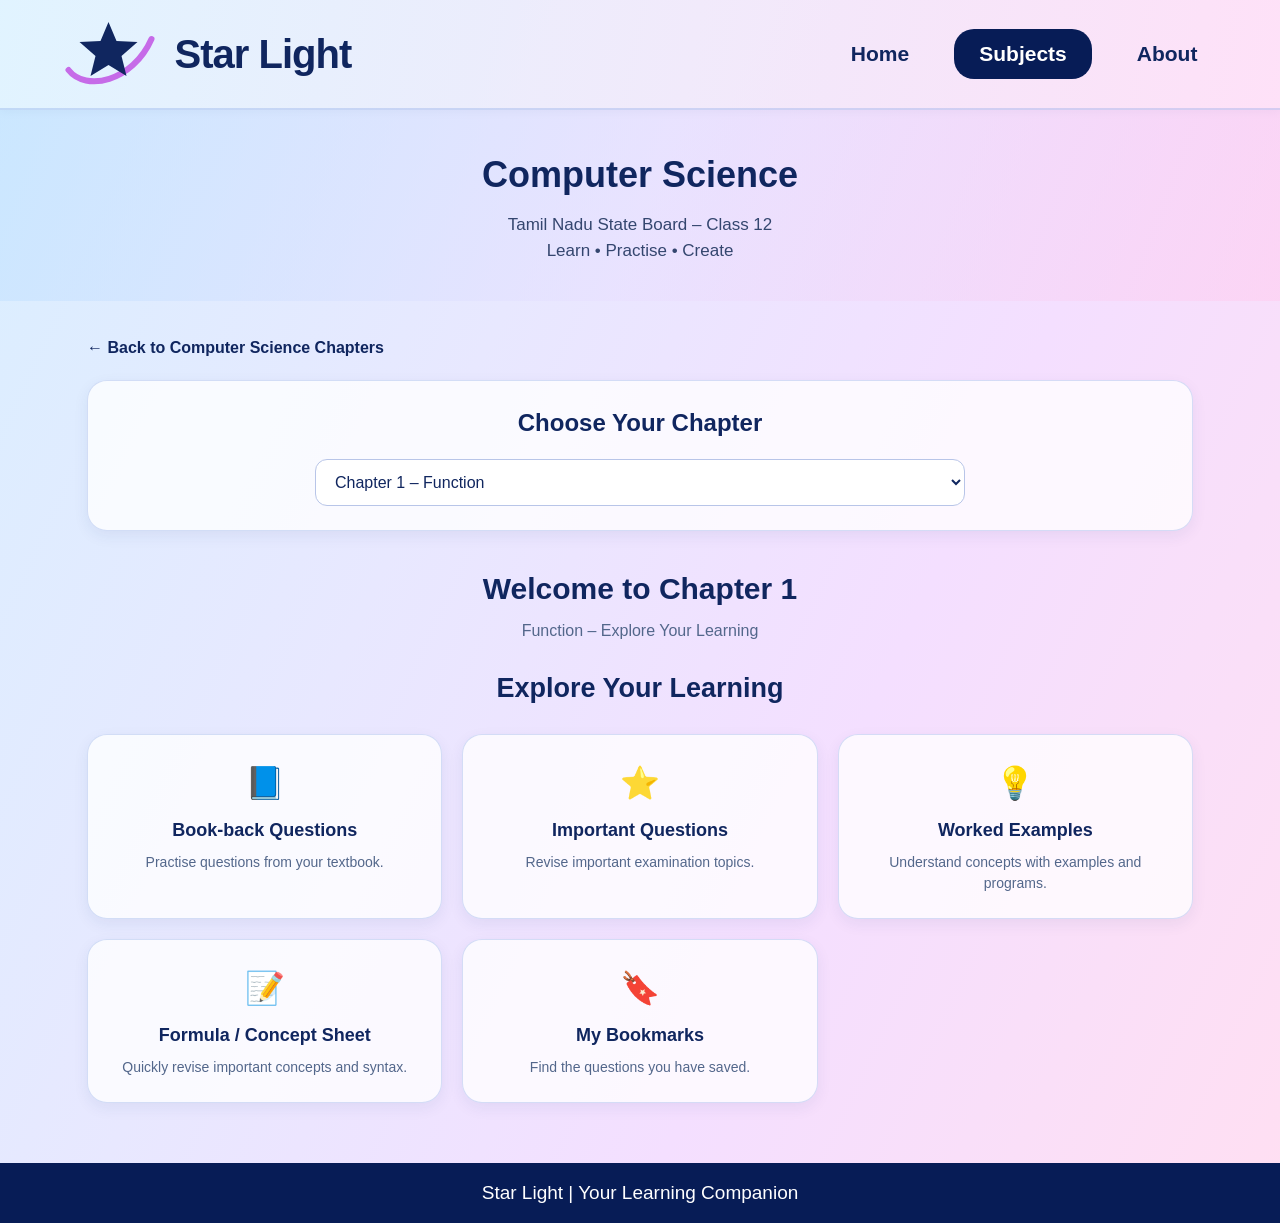
<file: computer-science-chapter.html>
<!DOCTYPE html>
<html lang="en">
<head>
    <meta charset="UTF-8">
    <meta name="viewport" content="width=device-width, initial-scale=1.0">
    <title>Computer Science Chapters | Star Light</title>
    <link rel="stylesheet" href="style.css?v=4">

    <style>
        .cs-hero {
            text-align: center;
            padding: 38px 20px;
            background: linear-gradient(
                110deg,
                rgba(190,225,255,.55),
                rgba(231,222,255,.48),
                rgba(255,204,239,.55)
            );
        }

        .cs-hero h1 {
            color: #10265f;
            font-size: 36px;
            margin-bottom: 10px;
        }

        .cs-hero p {
            color: #34466f;
            font-size: 17px;
        }

        .page-container {
            max-width: 1150px;
            margin: 35px auto 60px;
            padding: 0 22px;
        }

        .chapter-picker,
        .learning-card,
        .content-card {
            background: rgba(255,255,255,.78);
            border: 1px solid rgba(120,153,226,.3);
            border-radius: 20px;
            box-shadow: 0 5px 15px rgba(34,55,110,.07);
        }

        .chapter-picker {
            padding: 24px;
            margin-bottom: 30px;
        }

        .chapter-picker h2,
        .section-heading {
            color: #10265f;
            text-align: center;
            margin-bottom: 18px;
        }

        .chapter-picker select {
            display: block;
            width: 100%;
            max-width: 650px;
            margin: auto;
            padding: 13px 15px;
            border-radius: 12px;
            border: 1px solid #b8c5e8;
            background: white;
            color: #10265f;
            font-size: 16px;
        }

        .chapter-welcome {
            text-align: center;
            margin: 35px 0 25px;
        }

        .chapter-welcome h2 {
            color: #10265f;
            font-size: 30px;
        }

        .chapter-welcome p {
            color: #53678b;
            margin-top: 8px;
        }

        .learning-grid {
            display: grid;
            grid-template-columns: repeat(3, minmax(0,1fr));
            gap: 20px;
            margin: 25px 0 35px;
        }

        .learning-card {
            padding: 24px 18px;
            text-align: center;
            cursor: pointer;
            transition: .2s;
        }

        .learning-card:hover {
            transform: translateY(-4px);
            box-shadow: 0 9px 20px rgba(34,55,110,.13);
        }

        .learning-card .symbol {
            font-size: 32px;
            margin-bottom: 10px;
        }

        .learning-card h3 {
            color: #10265f;
            font-size: 18px;
            margin-bottom: 8px;
        }

        .learning-card p {
            color: #53678b;
            font-size: 14px;
        }

        .section-panel {
            display: none;
            margin-top: 30px;
        }

        .section-panel.active {
            display: block;
        }

        .section-heading {
            font-size: 27px;
            margin-bottom: 8px;
        }

        .section-intro {
            text-align: center;
            color: #53678b;
            margin-bottom: 22px;
        }

        .content-card {
            padding: 22px;
            margin-bottom: 18px;
        }

        .content-card h3 {
            color: #10265f;
            font-size: 18px;
            margin-bottom: 12px;
        }

        .content-card p {
            color: #34466f;
            line-height: 1.7;
        }

        .answer-box {
            display: none;
            margin-top: 16px;
            padding: 16px;
            background: rgba(226,239,255,.65);
            border-left: 4px solid #7774c8;
            border-radius: 10px;
            color: #263d69;
            line-height: 1.8;
            white-space: pre-wrap;
        }

        .answer-box.show {
            display: block;
        }

        .action-button {
            border: none;
            border-radius: 20px;
            padding: 9px 18px;
            margin-top: 13px;
            margin-right: 7px;
            background: #071c56;
            color: white;
            font-size: 14px;
            font-weight: 600;
            cursor: pointer;
        }

        .action-button:hover {
            background: #354f99;
        }

        .bookmark-button {
            background: #7564ad;
        }

        .bookmark-button.saved {
            background: #347a62;
        }

        .concept-list {
            color: #34466f;
            line-height: 1.9;
            padding-left: 22px;
        }

        .code-example {
            background: #101d3c;
            color: #e8f0ff;
            padding: 15px;
            border-radius: 10px;
            overflow-x: auto;
            margin-top: 12px;
            font-size: 14px;
            line-height: 1.6;
        }

        .output-box {
            background: #edf6ee;
            border-radius: 10px;
            padding: 12px;
            margin-top: 10px;
            color: #245c38;
            white-space: pre-wrap;
        }

        .back-link {
            display: inline-block;
            text-decoration: none;
            color: #10265f;
            font-weight: 700;
            margin-bottom: 20px;
        }

        .empty-message {
            text-align: center;
            color: #53678b;
            padding: 25px;
        }

        @media(max-width:850px) {
            .learning-grid {
                grid-template-columns: repeat(2,minmax(0,1fr));
            }
        }

        @media(max-width:550px) {
            .learning-grid {
                grid-template-columns: 1fr;
            }

            .cs-hero h1 {
                font-size: 29px;
            }

            .chapter-welcome h2 {
                font-size: 24px;
            }
        }
    </style>
</head>

<body>

<header class="header">
    <nav class="navbar">
        <a href="index.html" class="brand">
            <svg class="brand-logo" viewBox="0 0 100 75"
                 xmlns="http://www.w3.org/2000/svg">
                <path d="M8 53 C25 75 72 65 91 22"
                      fill="none" stroke="#c66be8"
                      stroke-width="6" stroke-linecap="round"/>
                <path d="M48 5 L56 24 L77 25 L61 39
                         L66 59 L48 48 L30 59 L35 39
                         L19 25 L40 24 Z"
                      fill="#10265f"/>
            </svg>
            <span>Star Light</span>
        </a>

        <div class="nav-links">
            <a href="index.html">Home</a>
            <a href="index.html#subjects" class="active">Subjects</a>
            <a href="about.html">About</a>
        </div>
    </nav>
</header>

<main>

    <section class="cs-hero">
        <h1>Computer Science</h1>
        <p>Tamil Nadu State Board – Class 12</p>
        <p>Learn • Practise • Create</p>
    </section>

    <div class="page-container">

        <a href="computer-science.html" class="back-link">
            ← Back to Computer Science Chapters
        </a>

        <section class="chapter-picker">
            <h2>Choose Your Chapter</h2>

            <select id="chapterSelect" onchange="changeChapter()">
                <optgroup label="UNIT I – Problem Solving Techniques">
                    <option value="1">Chapter 1 – Function</option>
                    <option value="2">Chapter 2 – Data Abstraction</option>
                    <option value="3">Chapter 3 – Scoping</option>
                    <option value="4">Chapter 4 – Algorithmic Strategies</option>
                </optgroup>

                <optgroup label="UNIT II – Core Python">
                    <option value="5">Chapter 5 – Python Variables and Operators</option>
                    <option value="6">Chapter 6 – Control Structures</option>
                    <option value="7">Chapter 7 – Python Functions</option>
                    <option value="8">Chapter 8 – Strings and String Manipulation</option>
                </optgroup>

                <optgroup label="UNIT III – Modularity and OOPS">
                    <option value="9">Chapter 9 – Lists, Tuples, Sets and Dictionary</option>
                    <option value="10">Chapter 10 – Python Classes and Objects</option>
                </optgroup>

                <optgroup label="UNIT IV – Database Concepts and MySQL">
                    <option value="11">Chapter 11 – Database Concepts</option>
                    <option value="12">Chapter 12 – Structured Query Language (SQL)</option>
                    <option value="13">Chapter 13 – Python and CSV Files</option>
                </optgroup>

                <optgroup label="UNIT V – Integrating Python with MySQL and C++">
                    <option value="14">Chapter 14 – Importing C++ Programs in Python</option>
                    <option value="15">Chapter 15 – Data Manipulation Through SQL</option>
                    <option value="16">Chapter 16 – Data Visualization Using Pyplot</option>
                </optgroup>
            </select>
        </section>

        <section class="chapter-welcome">
            <h2 id="chapterTitle">Welcome to Chapter 1</h2>
            <p id="chapterSubtitle">Explore Your Learning</p>
        </section>

        <h2 class="section-heading">Explore Your Learning</h2>

        <section class="learning-grid">

            <div class="learning-card" onclick="showSection('bookback')">
                <div class="symbol">📘</div>
                <h3>Book-back Questions</h3>
                <p>Practise questions from your textbook.</p>
            </div>

            <div class="learning-card" onclick="showSection('important')">
                <div class="symbol">⭐</div>
                <h3>Important Questions</h3>
                <p>Revise important examination topics.</p>
            </div>

            <div class="learning-card" onclick="showSection('worked')">
                <div class="symbol">💡</div>
                <h3>Worked Examples</h3>
                <p>Understand concepts with examples and programs.</p>
            </div>

            <div class="learning-card" onclick="showSection('formula')">
                <div class="symbol">📝</div>
                <h3>Formula / Concept Sheet</h3>
                <p>Quickly revise important concepts and syntax.</p>
            </div>

            <div class="learning-card" onclick="showSection('bookmarks')">
                <div class="symbol">🔖</div>
                <h3>My Bookmarks</h3>
                <p>Find the questions you have saved.</p>
            </div>

        </section>


        <!-- BOOK-BACK QUESTIONS -->
        <section id="bookback" class="section-panel">
            <h2 class="section-heading">Book-back Questions</h2>
            <p class="section-intro">
                Chapter-based practice questions and explanations.
            </p>
            <div id="bookbackContent"></div>
        </section>


        <!-- IMPORTANT QUESTIONS -->
        <section id="important" class="section-panel">
            <h2 class="section-heading">Important Questions</h2>
            <p class="section-intro">
                Important concepts to practise and revise.
            </p>
            <div id="importantContent"></div>
        </section>


        <!-- WORKED EXAMPLES -->
        <section id="worked" class="section-panel">
            <h2 class="section-heading">Worked Examples</h2>
            <p class="section-intro">
                Understand programming concepts through examples.
            </p>
            <div id="workedContent"></div>
        </section>


        <!-- FORMULA / CONCEPT SHEET -->
        <section id="formula" class="section-panel">
            <h2 class="section-heading">Formula / Concept Sheet</h2>
            <p class="section-intro">
                Important definitions, syntax and concepts.
            </p>
            <div id="formulaContent"></div>
        </section>


        <!-- BOOKMARKS -->
        <section id="bookmarks" class="section-panel">
            <h2 class="section-heading">My Bookmarks</h2>
            <p class="section-intro">
                Your saved questions for revision.
            </p>
            <div id="bookmarkContent"></div>
        </section>

    </div>

</main>

<footer class="footer">
    <p>Star Light | Your Learning Companion</p>
</footer>


<script>

const chapters = [
    {
        title: "Function",
        concepts: [
            "A function is a reusable block of code that performs a specific task.",
            "Parameters are variables written in a function definition. Arguments are values passed to the function.",
            "A function specification describes its purpose, inputs, conditions and expected result.",
            "A pure function returns a result without changing external data or producing side effects.",
            "An impure function may change external data or produce side effects.",
            "Interface describes how a function is used, while implementation describes how it works internally."
        ],
        topics: [
            "Function specification",
            "Parameters and arguments",
            "Interface and implementation",
            "Pure functions",
            "Impure functions and side effects",
            "Function definitions"
        ],
        example: "def square(n):\n    return n * n\n\nresult = square(5)\nprint(result)",
        output: "25",
        explanation: "The function square() receives 5 as its argument. The parameter n stores this value. The function calculates 5 × 5 and returns 25."
    },
    {
        title: "Data Abstraction",
        concepts: [
            "Data abstraction focuses on essential features while hiding unnecessary implementation details.",
            "It helps programmers work with data without needing to know every internal detail.",
            "An abstract data type describes data and the operations that can be performed on it.",
            "A stack is a linear data structure that follows Last In, First Out (LIFO).",
            "A queue follows First In, First Out (FIFO).",
            "Abstraction improves modularity and makes programs easier to manage."
        ],
        topics: [
            "Meaning of data abstraction",
            "Abstract data types",
            "Data structures",
            "Stack and LIFO",
            "Queue and FIFO",
            "Advantages of abstraction"
        ],
        example: "numbers = [10, 20, 30]\nnumbers.append(40)\nprint(numbers)",
        output: "[10, 20, 30, 40]",
        explanation: "The append() operation adds an element to the list. We use the operation without needing to manage the internal memory implementation of the list."
    },
    {
        title: "Scoping",
        concepts: [
            "Scope determines where a variable can be accessed in a program.",
            "A local variable is created inside a function and is normally accessible only there.",
            "A global variable is defined outside functions and can be accessed throughout the module.",
            "The global keyword allows a function to refer to a global variable.",
            "The lifetime of a variable describes how long it exists during program execution.",
            "Understanding scope helps prevent naming conflicts and unexpected changes."
        ],
        topics: [
            "Meaning of scope",
            "Local variables",
            "Global variables",
            "Global keyword",
            "Variable lifetime",
            "Local and global scope differences"
        ],
        example: "x = 10\n\ndef display():\n    y = 5\n    print(x)\n    print(y)\n\ndisplay()",
        output: "10\n5",
        explanation: "The variable x is global, so it can be accessed inside display(). The variable y is local to the function."
    },
    {
        title: "Algorithmic Strategies",
        concepts: [
            "An algorithm is a finite sequence of well-defined steps used to solve a problem.",
            "A good algorithm should be clear, finite and effective.",
            "Brute force solves a problem by trying possible solutions directly.",
            "Divide and conquer breaks a problem into smaller subproblems.",
            "Greedy strategies make a locally best choice at each step.",
            "The choice of strategy depends on the problem and its requirements."
        ],
        topics: [
            "Algorithm definition",
            "Characteristics of algorithms",
            "Brute force strategy",
            "Divide and conquer",
            "Greedy method",
            "Choosing an algorithmic strategy"
        ],
        example: "numbers = [8, 3, 6, 2]\nlargest = numbers[0]\n\nfor n in numbers:\n    if n > largest:\n        largest = n\n\nprint(largest)",
        output: "8",
        explanation: "The algorithm compares each element with the current largest value. Whenever a larger value is found, it updates largest. At the end, the largest element is 8."
    },
    {
        title: "Python – Variables and Operators",
        concepts: [
            "A variable is a name used to refer to a value in a program.",
            "Python assigns values using the assignment operator =.",
            "Common data types include int, float, str and bool.",
            "Arithmetic operators include +, -, *, /, //, % and **.",
            "Comparison operators compare values and return Boolean results.",
            "Logical operators include and, or and not."
        ],
        topics: [
            "Variables and assignment",
            "Python data types",
            "Arithmetic operators",
            "Relational operators",
            "Logical operators",
            "Operator precedence"
        ],
        example: "a = 10\nb = 3\nprint(a + b)\nprint(a // b)\nprint(a % b)",
        output: "13\n3\n1",
        explanation: "10 + 3 gives 13. Integer division 10 // 3 gives 3. The remainder operator 10 % 3 gives 1."
    },
    {
        title: "Control Structures",
        concepts: [
            "Control structures determine the order in which program statements execute.",
            "Sequential execution runs statements one after another.",
            "Selection statements choose a path based on a condition.",
            "The if, if-else and if-elif-else statements are used for selection.",
            "Iteration repeats a block of statements using for or while loops.",
            "The break and continue statements change normal loop execution."
        ],
        topics: [
            "Sequential execution",
            "if statement",
            "if-else statement",
            "if-elif-else statement",
            "for and while loops",
            "break and continue"
        ],
        example: "for i in range(1, 6):\n    print(i)",
        output: "1\n2\n3\n4\n5",
        explanation: "range(1, 6) generates the values 1, 2, 3, 4 and 5. The for loop prints each value once."
    },
    {
        title: "Python Functions",
        concepts: [
            "A Python function is a reusable block of statements.",
            "Functions are defined using the def keyword.",
            "Parameters receive values passed as arguments.",
            "The return statement sends a result back to the caller.",
            "A function can have default arguments.",
            "A recursive function calls itself to solve a problem."
        ],
        topics: [
            "Defining a function",
            "Calling a function",
            "Parameters and arguments",
            "Return statement",
            "Default arguments",
            "Recursive functions"
        ],
        example: "def add(a, b):\n    return a + b\n\nprint(add(12, 8))",
        output: "20",
        explanation: "The function add() receives two arguments, 12 and 8. It adds them and returns 20."
    },
    {
        title: "Strings and String Manipulation",
        concepts: [
            "A string is a sequence of characters enclosed in quotes.",
            "Strings are immutable in Python.",
            "String indexing accesses individual characters.",
            "String slicing extracts a portion of a string.",
            "The len() function returns the number of characters.",
            "Methods such as upper(), lower(), strip() and replace() help manipulate strings."
        ],
        topics: [
            "Creating strings",
            "String indexing",
            "String slicing",
            "String immutability",
            "String operators",
            "String methods"
        ],
        example: "text = 'Computer Science'\nprint(text.upper())\nprint(len(text))",
        output: "COMPUTER SCIENCE\n16",
        explanation: "upper() converts the letters to uppercase. len() counts all characters, including the space."
    },
    {
        title: "Lists, Tuples, Sets and Dictionary",
        concepts: [
            "A list is an ordered and mutable collection.",
            "A tuple is an ordered and immutable collection.",
            "A set stores unique elements and does not maintain ordinary positional indexing.",
            "A dictionary stores data as key-value pairs.",
            "Lists use square brackets, tuples use parentheses, sets use braces and dictionaries use key-value pairs.",
            "Each collection type is useful for different data-management requirements."
        ],
        topics: [
            "Lists and list methods",
            "Tuples",
            "Sets and set operations",
            "Dictionaries",
            "Collection operations",
            "Differences between collections"
        ],
        example: "numbers = [10, 20, 30]\nnumbers.append(40)\nprint(numbers)\n\nstudent = {'name': 'Anu', 'mark': 95}\nprint(student['name'])",
        output: "[10, 20, 30, 40]\nAnu",
        explanation: "append() adds 40 to the list. The dictionary stores values using keys. student['name'] retrieves the value associated with the name key."
    },
    {
        title: "Python Classes and Objects",
        concepts: [
            "A class is a blueprint used to create objects.",
            "An object is an instance of a class.",
            "Attributes store the data associated with an object.",
            "Methods define the behaviour of objects.",
            "The __init__() method initializes a newly created object.",
            "The self parameter refers to the current object."
        ],
        topics: [
            "Classes and objects",
            "Attributes",
            "Methods",
            "Constructor",
            "The self parameter",
            "Object creation"
        ],
        example: "class Student:\n    def __init__(self, name):\n        self.name = name\n\ns = Student('Anu')\nprint(s.name)",
        output: "Anu",
        explanation: "Student is a class. Student('Anu') creates an object. The constructor stores the supplied name in the object's name attribute."
    },
    {
        title: "Database Concepts",
        concepts: [
            "A database is an organized collection of related data.",
            "A DBMS is software used to create and manage databases.",
            "A table stores data in rows and columns.",
            "A primary key uniquely identifies each record in a table.",
            "A foreign key establishes a relationship between tables.",
            "Database systems help organize, retrieve and maintain information."
        ],
        topics: [
            "Database and DBMS",
            "Tables, records and fields",
            "Primary key",
            "Foreign key",
            "Database relationships",
            "Advantages of DBMS"
        ],
        example: "A STUDENT table:\n\nRollNo | Name | Mark\n1      | Anu  | 95\n2      | Ravi | 88",
        output: "Two student records stored in a table.",
        explanation: "Each row represents one student record. RollNo can be used as a primary key if every student has a unique roll number."
    },
    {
        title: "Structured Query Language (SQL)",
        concepts: [
            "SQL stands for Structured Query Language.",
            "SQL is used to communicate with relational databases.",
            "CREATE is used to create database objects.",
            "INSERT adds records to a table.",
            "SELECT retrieves data from a table.",
            "UPDATE modifies existing records and DELETE removes records."
        ],
        topics: [
            "Introduction to SQL",
            "CREATE and database objects",
            "INSERT statement",
            "SELECT statement",
            "UPDATE statement",
            "DELETE statement"
        ],
        example: "CREATE TABLE Student (\n    RollNo INT PRIMARY KEY,\n    Name VARCHAR(30)\n);\n\nSELECT * FROM Student;",
        output: "Creates a Student table and retrieves its records.",
        explanation: "CREATE TABLE defines a new table with two columns. SELECT * retrieves all columns and rows from the table."
    },
    {
        title: "Python and CSV Files",
        concepts: [
            "CSV stands for Comma-Separated Values.",
            "CSV files store tabular data as text.",
            "Python provides the csv module for working with CSV files.",
            "The open() function opens a file.",
            "csv.reader() reads rows from a CSV file.",
            "csv.writer() writes rows into a CSV file."
        ],
        topics: [
            "CSV file format",
            "Python csv module",
            "Opening files",
            "Reading CSV data",
            "Writing CSV data",
            "Closing files"
        ],
        example: "import csv\n\nwith open('students.csv', 'w', newline='') as f:\n    writer = csv.writer(f)\n    writer.writerow(['Name', 'Mark'])\n    writer.writerow(['Anu', 95])",
        output: "A CSV file is created with a header and one student record.",
        explanation: "The csv.writer() object writes rows to the file. The with statement automatically closes the file after the block finishes."
    },
    {
        title: "Importing C++ Programs in Python",
        concepts: [
            "Python can work with compiled code written in other programming languages.",
            "C++ is a compiled programming language.",
            "Interoperability allows different programming languages to work together.",
            "A compiled C++ component can be exposed for use by Python through suitable interfaces.",
            "The Python program can use the functionality exposed by the compiled component.",
            "Integration requires compatible tools and a suitable interface."
        ],
        topics: [
            "Python and C++ integration",
            "Interoperability",
            "Compiled programs",
            "Interfaces between languages",
            "Using external functionality",
            "Benefits of integration"
        ],
        example: "Python and C++ can be integrated using suitable extension interfaces. The exact build and import steps depend on the interface and development environment.",
        output: "A Python program can call functionality exposed by a compatible C++ extension.",
        explanation: "The C++ code must be compiled and exposed through a compatible interface before Python can import and use it."
    },
    {
        title: "Data Manipulation Through SQL",
        concepts: [
            "Data manipulation means adding, modifying, retrieving and deleting records.",
            "INSERT adds new records to a table.",
            "UPDATE changes existing records.",
            "DELETE removes selected records.",
            "WHERE specifies the condition used to select records.",
            "ORDER BY sorts query results."
        ],
        topics: [
            "Data manipulation language",
            "INSERT command",
            "UPDATE command",
            "DELETE command",
            "WHERE clause",
            "ORDER BY clause"
        ],
        example: "SELECT * FROM Student\nWHERE Mark >= 90\nORDER BY Mark DESC;",
        output: "Displays students with marks of at least 90, sorted from highest to lowest.",
        explanation: "WHERE filters the records. ORDER BY sorts the selected records by Mark in descending order."
    },
    {
        title: "Data Visualization Using Pyplot",
        concepts: [
            "Data visualization presents information using graphical representations.",
            "Matplotlib is a Python library used for creating graphs.",
            "Pyplot provides functions for creating and customizing plots.",
            "A line chart displays trends and changes.",
            "A pie chart displays proportions of a whole.",
            "A bar chart compares values across categories."
        ],
        topics: [
            "Introduction to data visualization",
            "Matplotlib and pyplot",
            "Line charts",
            "Pie charts",
            "Bar charts",
            "Titles, labels and legends"
        ],
        example: "import matplotlib.pyplot as plt\n\nsubjects = ['Maths', 'Physics', 'Chemistry']\nmarks = [90, 85, 95]\n\nplt.bar(subjects, marks)\nplt.xlabel('Subjects')\nplt.ylabel('Marks')\nplt.title('Student Marks')\nplt.show()",
        output: "Displays a bar chart comparing marks in three subjects.",
        explanation: "plt.bar() creates the bar chart. xlabel() and ylabel() label the axes, title() adds a heading, and show() displays the graph."
    }
];

let currentChapter = 1;

function getChapterNumber() {
    const params = new URLSearchParams(window.location.search);
    const value = Number(params.get("chapter"));

    if (Number.isInteger(value) && value >= 1 && value <= 16) {
        return value;
    }

    return 1;
}

function changeChapter() {
    const number = Number(
        document.getElementById("chapterSelect").value
    );

    window.location.href =
        "computer-science-chapter.html?chapter=" + number;
}

function updateChapter() {
    currentChapter = getChapterNumber();

    const chapter = chapters[currentChapter - 1];

    document.getElementById("chapterSelect").value =
        String(currentChapter);

    document.getElementById("chapterTitle").textContent =
        "Welcome to Chapter " + currentChapter;

    document.getElementById("chapterSubtitle").textContent =
        chapter.title + " – Explore Your Learning";

    renderContent();
}

function showSection(sectionId) {
    document.querySelectorAll(".section-panel").forEach(panel => {
        panel.classList.remove("active");
    });

    const selected = document.getElementById(sectionId);

    selected.classList.add("active");

    selected.scrollIntoView({
        behavior: "smooth",
        block: "start"
    });

    if (sectionId === "bookmarks") {
        renderBookmarks();
    }
}

function makeCard(title, question, answer, key, code = "", output = "") {
    const card = document.createElement("article");
    card.className = "content-card";

    const heading = document.createElement("h3");
    heading.textContent = title;

    const questionText = document.createElement("p");
    questionText.textContent = question;

    const answerBox = document.createElement("div");
    answerBox.className = "answer-box";
    answerBox.id = "answer-" + key;

    const answerText = document.createElement("p");
    answerText.textContent = answer;
    answerBox.appendChild(answerText);

    if (code) {
        const codeBlock = document.createElement("pre");
        codeBlock.className = "code-example";
        codeBlock.textContent = code;
        answerBox.appendChild(codeBlock);
    }

    if (output) {
        const outputBlock = document.createElement("div");
        outputBlock.className = "output-box";
        outputBlock.textContent = "Expected Output:\n" + output;
        answerBox.appendChild(outputBlock);
    }

    const showButton = document.createElement("button");
    showButton.className = "action-button";
    showButton.textContent = "Show Answer & Explanation";

    showButton.onclick = () => {
        const visible = answerBox.classList.toggle("show");
        showButton.textContent = visible
            ? "Hide Answer"
            : "Show Answer & Explanation";
    };

    const bookmarkButton = document.createElement("button");
    bookmarkButton.className = "action-button bookmark-button";
    bookmarkButton.textContent = "☆ Bookmark";

    const storageKey = "cs-bookmarks";
    let saved = JSON.parse(localStorage.getItem(storageKey) || "[]");

    if (saved.some(item => item.key === key)) {
        bookmarkButton.textContent = "★ Bookmarked";
        bookmarkButton.classList.add("saved");
    }

    bookmarkButton.onclick = () => {
        saved = JSON.parse(localStorage.getItem(storageKey) || "[]");

        const exists = saved.some(item => item.key === key);

        if (exists) {
            saved = saved.filter(item => item.key !== key);
            bookmarkButton.textContent = "☆ Bookmark";
            bookmarkButton.classList.remove("saved");
        } else {
            saved.push({
                key,
                chapter: currentChapter,
                title,
                question,
                answer,
                code,
                output
            });

            bookmarkButton.textContent = "★ Bookmarked";
            bookmarkButton.classList.add("saved");
        }

        localStorage.setItem(storageKey, JSON.stringify(saved));
    };

    card.appendChild(heading);
    card.appendChild(questionText);
    card.appendChild(showButton);
    card.appendChild(bookmarkButton);
    card.appendChild(answerBox);

    return card;
}

function renderContent() {
    const chapter = chapters[currentChapter - 1];

    const bookback = document.getElementById("bookbackContent");
    const important = document.getElementById("importantContent");
    const worked = document.getElementById("workedContent");
    const formula = document.getElementById("formulaContent");

    bookback.innerHTML = "";
    important.innerHTML = "";
    worked.innerHTML = "";
    formula.innerHTML = "";

    chapter.topics.forEach((topic, index) => {
        bookback.appendChild(
            makeCard(
                "Practice Topic " + (index + 1),
                "Explain the concept of " + topic + " with a suitable example.",
                chapter.concepts[index],
                "bookback-" + currentChapter + "-" + index
            )
        );
    });

    chapter.topics.forEach((topic, index) => {
        important.appendChild(
            makeCard(
                "Important Question " + (index + 1),
                "Write a detailed note on " + topic + ". Explain its purpose and importance.",
                chapter.concepts[index],
                "important-" + currentChapter + "-" + index
            )
        );
    });

    worked.appendChild(
        makeCard(
            "Worked Example 1 – " + chapter.title,
            "Study the following example and explain how it works.",
            chapter.explanation,
            "worked-" + currentChapter,
            chapter.example,
            chapter.output
        )
    );

    chapter.concepts.forEach((concept, index) => {
        const item = document.createElement("article");
        item.className = "content-card";

        const heading = document.createElement("h3");
        heading.textContent = "Concept " + (index + 1);

        const description = document.createElement("p");
        description.textContent = concept;

        item.appendChild(heading);
        item.appendChild(description);
        formula.appendChild(item);
    });
}

function renderBookmarks() {
    const container = document.getElementById("bookmarkContent");
    container.innerHTML = "";

    const saved = JSON.parse(
        localStorage.getItem("cs-bookmarks") || "[]"
    );

    if (saved.length === 0) {
        container.innerHTML =
            '<p class="empty-message">You have not bookmarked any questions yet. Save questions using the Bookmark button.</p>';
        return;
    }

    saved.forEach(item => {
        const card = makeCard(
            "Chapter " + item.chapter + " – " + item.title,
            item.question,
            item.answer,
            "saved-" + item.key,
            item.code,
            item.output
        );

        container.appendChild(card);
    });
}

updateChapter();

</script>

</body>
</html>
</file>
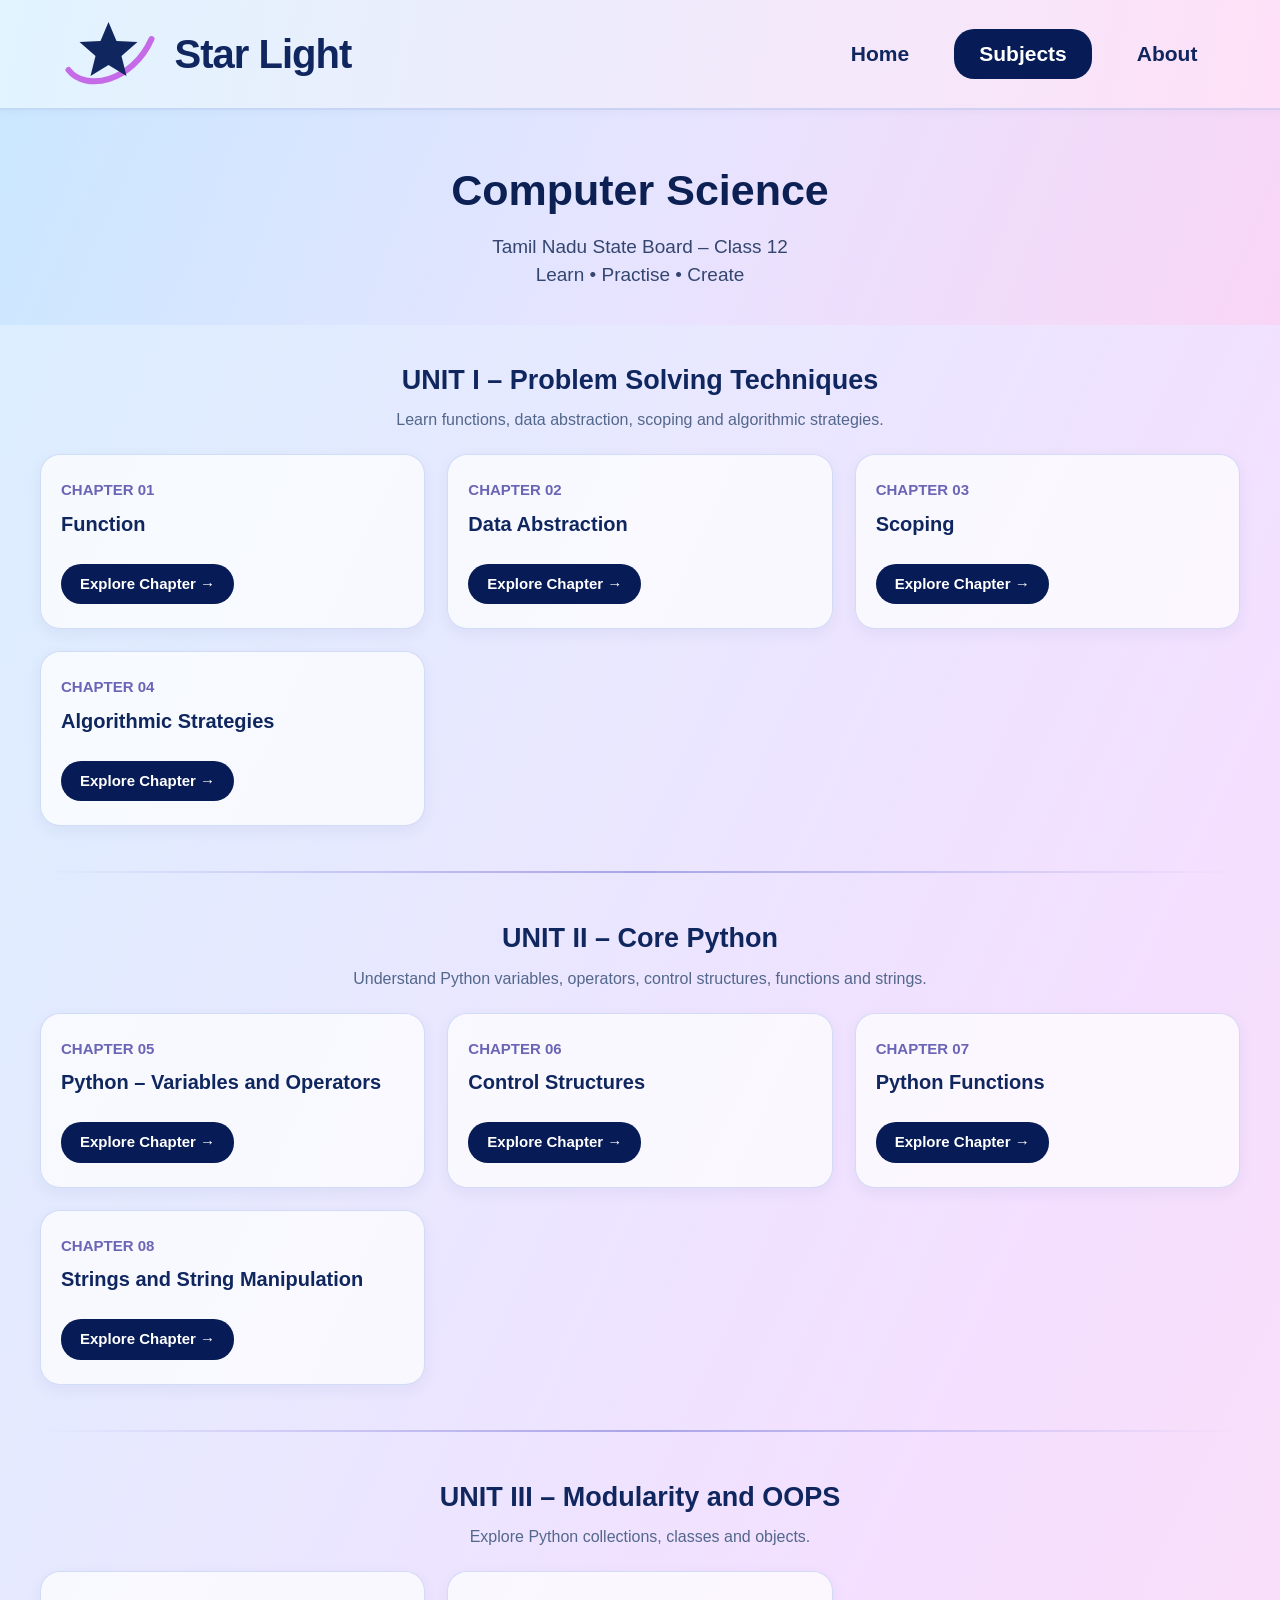
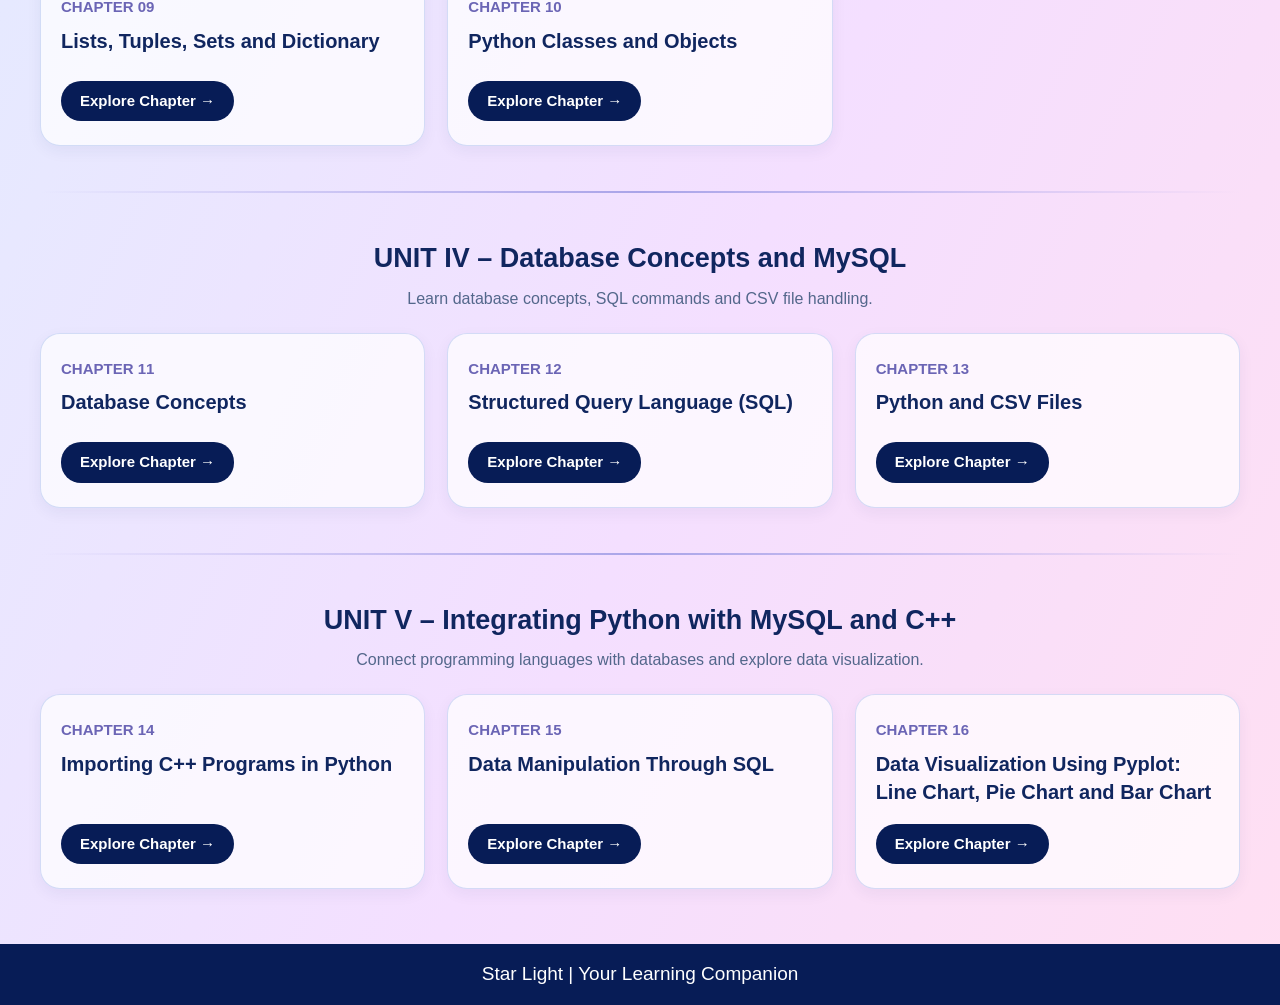
<file: computer-science.html>
<!DOCTYPE html>
<html lang="en">
<head>
    <meta charset="UTF-8">
    <meta name="viewport" content="width=device-width, initial-scale=1.0">

    <title>Computer Science | Star Light</title>

    <link rel="stylesheet" href="style.css?v=4">

    <style>
        .cs-hero {
            text-align: center;
            padding: 48px 20px 35px;
            background: linear-gradient(
                110deg,
                rgba(190, 225, 255, 0.55),
                rgba(231, 222, 255, 0.48),
                rgba(255, 204, 239, 0.55)
            );
        }

        .cs-hero h1 {
            color: #0c2053;
            font-size: 43px;
            margin-bottom: 10px;
        }

        .cs-hero p {
            color: #34466f;
            font-size: 19px;
        }

        .cs-container {
            max-width: 1250px;
            margin: 35px auto 55px;
            padding: 0 25px;
        }

        .unit-heading {
            color: #10265f;
            font-size: 27px;
            margin: 35px 0 8px;
            text-align: center;
        }

        .unit-description {
            text-align: center;
            color: #53678b;
            font-size: 16px;
            margin-bottom: 22px;
        }

        .chapter-grid {
            display: grid;
            grid-template-columns: repeat(3, minmax(0, 1fr));
            gap: 22px;
        }

        .chapter-card {
            background: rgba(255, 255, 255, 0.72);
            border: 1px solid rgba(120, 153, 226, 0.3);
            border-radius: 20px;
            padding: 24px 20px;
            min-height: 175px;
            display: flex;
            flex-direction: column;
            justify-content: space-between;
            box-shadow: 0 5px 15px rgba(34, 55, 110, 0.06);
            transition: transform 0.25s ease,
                        box-shadow 0.25s ease;
        }

        .chapter-card:hover {
            transform: translateY(-5px);
            box-shadow: 0 10px 22px rgba(34, 55, 110, 0.13);
        }

        .chapter-number {
            color: #6b65b5;
            font-size: 15px;
            font-weight: 700;
            margin-bottom: 8px;
        }

        .chapter-card h3 {
            color: #10265f;
            font-size: 20px;
            line-height: 1.4;
            margin-bottom: 18px;
        }

        .chapter-link {
            display: inline-block;
            align-self: flex-start;
            background: #071c56;
            color: white;
            text-decoration: none;
            padding: 9px 19px;
            border-radius: 20px;
            font-size: 15px;
            font-weight: 700;
            transition: background 0.2s ease;
        }

        .chapter-link:hover {
            background: #354f99;
        }

        .unit-divider {
            height: 2px;
            border: none;
            background: linear-gradient(
                90deg,
                transparent,
                #a9a4e8,
                transparent
            );
            margin: 45px 0;
        }

        @media (max-width: 900px) {
            .chapter-grid {
                grid-template-columns: repeat(2, minmax(0, 1fr));
            }
        }

        @media (max-width: 600px) {
            .cs-hero h1 {
                font-size: 32px;
            }

            .cs-hero p {
                font-size: 16px;
            }

            .cs-container {
                padding: 0 16px;
            }

            .chapter-grid {
                grid-template-columns: 1fr;
                gap: 16px;
            }

            .unit-heading {
                font-size: 23px;
            }
        }
    </style>
</head>

<body>

    <!-- HEADER -->
    <header class="header">
        <nav class="navbar">

            <a href="index.html" class="brand">
                <svg class="brand-logo" viewBox="0 0 100 75"
                     xmlns="http://www.w3.org/2000/svg">

                    <path d="M8 53 C25 75 72 65 91 22"
                          fill="none"
                          stroke="#c66be8"
                          stroke-width="6"
                          stroke-linecap="round"/>

                    <path d="M48 5 L56 24 L77 25 L61 39
                             L66 59 L48 48 L30 59 L35 39
                             L19 25 L40 24 Z"
                          fill="#10265f"/>
                </svg>

                <span>Star Light</span>
            </a>

            <div class="nav-links">
                <a href="index.html">Home</a>
                <a href="index.html#subjects" class="active">Subjects</a>
                <a href="about.html">About</a>
            </div>

        </nav>
    </header>


    <!-- COMPUTER SCIENCE INTRODUCTION -->
    <main>

        <section class="cs-hero">

            <h1>Computer Science</h1>

            <p>Tamil Nadu State Board – Class 12</p>

            <p>Learn • Practise • Create</p>

        </section>


        <!-- CHAPTERS -->
        <section class="cs-container">


            <!-- UNIT I -->
            <h2 class="unit-heading">
                UNIT I – Problem Solving Techniques
            </h2>

            <p class="unit-description">
                Learn functions, data abstraction, scoping and algorithmic strategies.
            </p>

            <div class="chapter-grid">

                <article class="chapter-card">
                    <div>
                        <p class="chapter-number">CHAPTER 01</p>
                        <h3>Function</h3>
                    </div>

                    <a class="chapter-link"
                       href="computer-science-chapter.html?chapter=1">
                        Explore Chapter →
                    </a>
                </article>

                <article class="chapter-card">
                    <div>
                        <p class="chapter-number">CHAPTER 02</p>
                        <h3>Data Abstraction</h3>
                    </div>

                    <a class="chapter-link"
                       href="computer-science-chapter.html?chapter=2">
                        Explore Chapter →
                    </a>
                </article>

                <article class="chapter-card">
                    <div>
                        <p class="chapter-number">CHAPTER 03</p>
                        <h3>Scoping</h3>
                    </div>

                    <a class="chapter-link"
                       href="computer-science-chapter.html?chapter=3">
                        Explore Chapter →
                    </a>
                </article>

                <article class="chapter-card">
                    <div>
                        <p class="chapter-number">CHAPTER 04</p>
                        <h3>Algorithmic Strategies</h3>
                    </div>

                    <a class="chapter-link"
                       href="computer-science-chapter.html?chapter=4">
                        Explore Chapter →
                    </a>
                </article>

            </div>


            <hr class="unit-divider">


            <!-- UNIT II -->
            <h2 class="unit-heading">
                UNIT II – Core Python
            </h2>

            <p class="unit-description">
                Understand Python variables, operators, control structures, functions and strings.
            </p>

            <div class="chapter-grid">

                <article class="chapter-card">
                    <div>
                        <p class="chapter-number">CHAPTER 05</p>
                        <h3>Python – Variables and Operators</h3>
                    </div>

                    <a class="chapter-link"
                       href="computer-science-chapter.html?chapter=5">
                        Explore Chapter →
                    </a>
                </article>

                <article class="chapter-card">
                    <div>
                        <p class="chapter-number">CHAPTER 06</p>
                        <h3>Control Structures</h3>
                    </div>

                    <a class="chapter-link"
                       href="computer-science-chapter.html?chapter=6">
                        Explore Chapter →
                    </a>
                </article>

                <article class="chapter-card">
                    <div>
                        <p class="chapter-number">CHAPTER 07</p>
                        <h3>Python Functions</h3>
                    </div>

                    <a class="chapter-link"
                       href="computer-science-chapter.html?chapter=7">
                        Explore Chapter →
                    </a>
                </article>

                <article class="chapter-card">
                    <div>
                        <p class="chapter-number">CHAPTER 08</p>
                        <h3>Strings and String Manipulation</h3>
                    </div>

                    <a class="chapter-link"
                       href="computer-science-chapter.html?chapter=8">
                        Explore Chapter →
                    </a>
                </article>

            </div>


            <hr class="unit-divider">


            <!-- UNIT III -->
            <h2 class="unit-heading">
                UNIT III – Modularity and OOPS
            </h2>

            <p class="unit-description">
                Explore Python collections, classes and objects.
            </p>

            <div class="chapter-grid">

                <article class="chapter-card">
                    <div>
                        <p class="chapter-number">CHAPTER 09</p>
                        <h3>Lists, Tuples, Sets and Dictionary</h3>
                    </div>

                    <a class="chapter-link"
                       href="computer-science-chapter.html?chapter=9">
                        Explore Chapter →
                    </a>
                </article>

                <article class="chapter-card">
                    <div>
                        <p class="chapter-number">CHAPTER 10</p>
                        <h3>Python Classes and Objects</h3>
                    </div>

                    <a class="chapter-link"
                       href="computer-science-chapter.html?chapter=10">
                        Explore Chapter →
                    </a>
                </article>

            </div>


            <hr class="unit-divider">


            <!-- UNIT IV -->
            <h2 class="unit-heading">
                UNIT IV – Database Concepts and MySQL
            </h2>

            <p class="unit-description">
                Learn database concepts, SQL commands and CSV file handling.
            </p>

            <div class="chapter-grid">

                <article class="chapter-card">
                    <div>
                        <p class="chapter-number">CHAPTER 11</p>
                        <h3>Database Concepts</h3>
                    </div>

                    <a class="chapter-link"
                       href="computer-science-chapter.html?chapter=11">
                        Explore Chapter →
                    </a>
                </article>

                <article class="chapter-card">
                    <div>
                        <p class="chapter-number">CHAPTER 12</p>
                        <h3>Structured Query Language (SQL)</h3>
                    </div>

                    <a class="chapter-link"
                       href="computer-science-chapter.html?chapter=12">
                        Explore Chapter →
                    </a>
                </article>

                <article class="chapter-card">
                    <div>
                        <p class="chapter-number">CHAPTER 13</p>
                        <h3>Python and CSV Files</h3>
                    </div>

                    <a class="chapter-link"
                       href="computer-science-chapter.html?chapter=13">
                        Explore Chapter →
                    </a>
                </article>

            </div>


            <hr class="unit-divider">


            <!-- UNIT V -->
            <h2 class="unit-heading">
                UNIT V – Integrating Python with MySQL and C++
            </h2>

            <p class="unit-description">
                Connect programming languages with databases and explore data visualization.
            </p>

            <div class="chapter-grid">

                <article class="chapter-card">
                    <div>
                        <p class="chapter-number">CHAPTER 14</p>
                        <h3>Importing C++ Programs in Python</h3>
                    </div>

                    <a class="chapter-link"
                       href="computer-science-chapter.html?chapter=14">
                        Explore Chapter →
                    </a>
                </article>

                <article class="chapter-card">
                    <div>
                        <p class="chapter-number">CHAPTER 15</p>
                        <h3>Data Manipulation Through SQL</h3>
                    </div>

                    <a class="chapter-link"
                       href="computer-science-chapter.html?chapter=15">
                        Explore Chapter →
                    </a>
                </article>

                <article class="chapter-card">
                    <div>
                        <p class="chapter-number">CHAPTER 16</p>
                        <h3>Data Visualization Using Pyplot: Line Chart, Pie Chart and Bar Chart</h3>
                    </div>

                    <a class="chapter-link"
                       href="computer-science-chapter.html?chapter=16">
                        Explore Chapter →
                    </a>
                </article>

            </div>

        </section>

    </main>


    <!-- FOOTER -->
    <footer class="footer">
        <p>Star Light | Your Learning Companion</p>
    </footer>

</body>
</html>
</file>
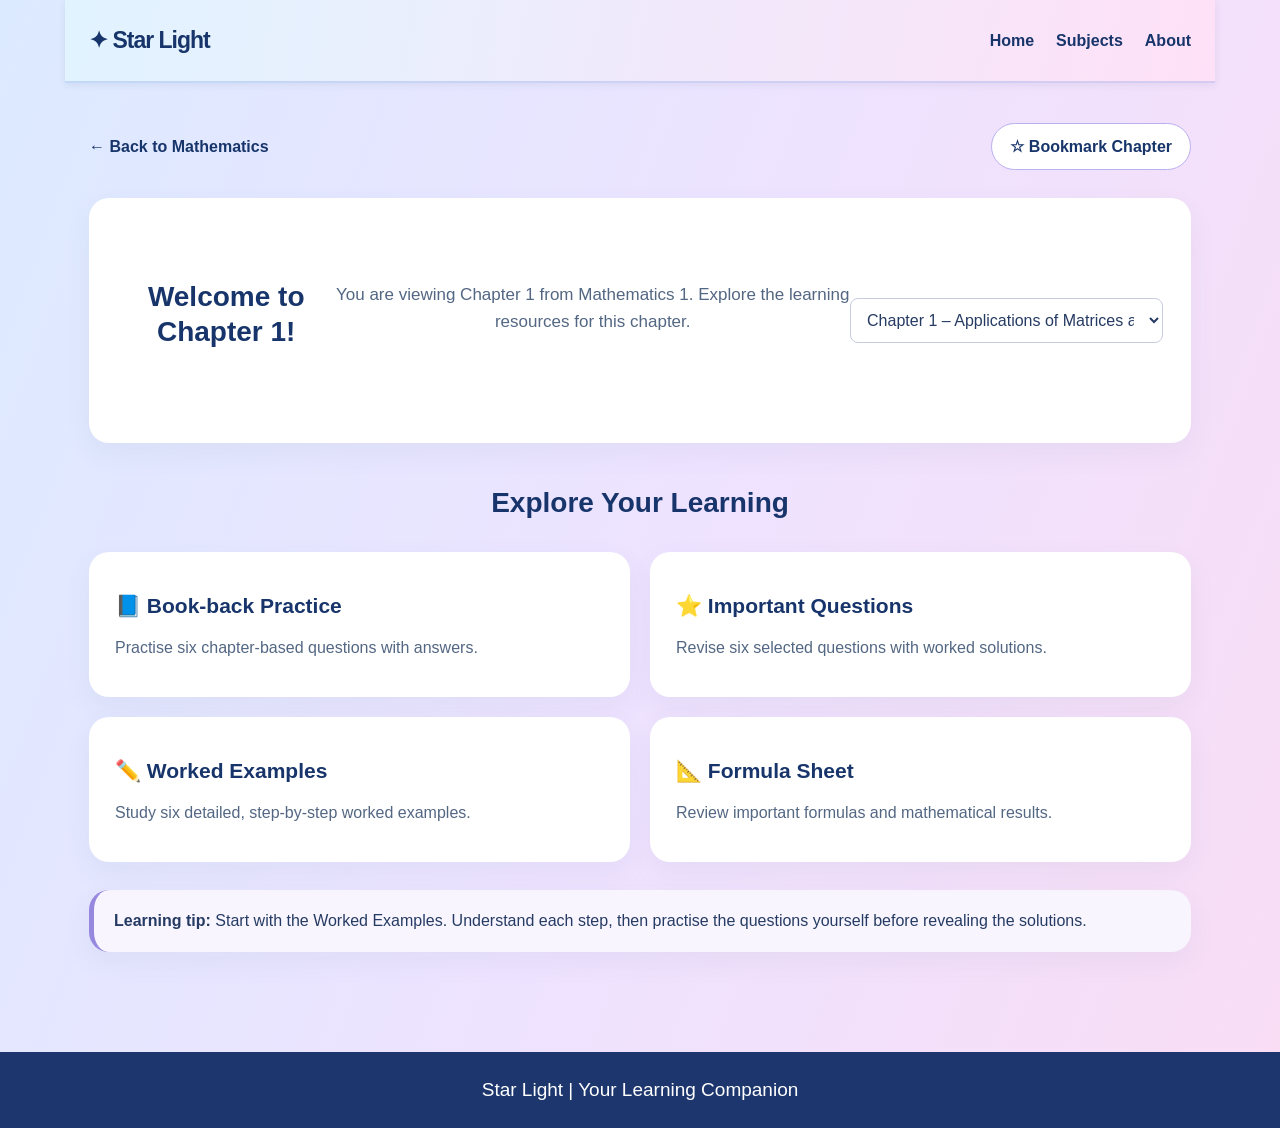
<file: math-chapter.html>
<!DOCTYPE html>
<html lang="en">
<head>
  <meta charset="UTF-8">
  <meta name="viewport" content="width=device-width, initial-scale=1.0">
  <title>Mathematics Chapter Learning | Star Light</title>
  <link rel="stylesheet" href="style.css?v=5">

  <style>
    * {
      box-sizing: border-box;
    }

    body {
      margin: 0;
      font-family: Arial, sans-serif;
      color: #263b63;
      line-height: 1.6;
      background: linear-gradient(110deg, #dceaff, #eee3ff 52%, #f9ddf5);
    }

    a {
      color: inherit;
      text-decoration: none;
    }

    .header, main {
      max-width: 1150px;
      margin: auto;
      padding: 22px 24px;
    }

    .header {
      display: flex;
      justify-content: space-between;
      align-items: center;
      gap: 18px;
    }

    .brand {
      font-size: 23px;
      font-weight: 800;
      color: #18356b;
    }

    nav {
      display: flex;
      gap: 22px;
      font-weight: bold;
      color: #18356b;
    }

    main {
      margin: 10px auto 50px;
    }

    .top {
      display: flex;
      justify-content: space-between;
      align-items: center;
      margin: 8px 0 28px;
      gap: 14px;
    }

    .back {
      font-weight: bold;
      color: #18356b;
    }

    button, select {
      font: inherit;
      cursor: pointer;
    }

    .bookmark {
      border: 1px solid #b9b0ee;
      background: white;
      border-radius: 28px;
      padding: 10px 18px;
      font-weight: bold;
      color: #18356b;
    }

    .hero, .card, .panel, .tip {
      background: white;
      border-radius: 20px;
      box-shadow: 0 10px 28px #455b8610;
    }

    .hero {
      padding: 28px;
      margin-bottom: 38px;
      min-height: 245px;
    }

    .hero h1 {
      margin: 0 0 14px;
      color: #18356b;
      font-size: 28px;
    }

    .hero p {
      color: #536783;
      font-size: 17px;
      margin: 0 0 26px;
    }

    .selectwrap {
      text-align: center;
    }

    select {
      width: min(520px, 100%);
      padding: 12px;
      border: 1px solid #c7cbe0;
      border-radius: 8px;
      color: #263b63;
      background: #fff;
    }

    h2, h3 {
      color: #18356b;
    }

    .sectiontitle {
      text-align: center;
      font-size: 28px;
      margin: 0 0 26px;
    }

    .grid {
      display: grid;
      grid-template-columns: repeat(2, minmax(0, 1fr));
      gap: 20px;
    }

    .card {
      padding: 24px;
      text-align: left;
      border: 2px solid transparent;
      min-height: 145px;
      color: #263b63;
    }

    .card:hover, .card.active {
      border-color: #a99be9;
      transform: translateY(-2px);
    }

    .card h3 {
      font-size: 21px;
      margin: 0 0 12px;
    }

    .card p {
      margin: 0;
      color: #536783;
    }

    .tip {
      margin: 28px 0;
      padding: 18px 20px;
      border-left: 5px solid #9788df;
      background: #f8f5ff;
    }

    .panel {
      padding: 25px;
      margin-top: 25px;
      scroll-margin-top: 18px;
    }

    .panelhead {
      display: flex;
      justify-content: space-between;
      gap: 12px;
      flex-wrap: wrap;
    }

    .panelhead h2 {
      margin: 0;
    }

    .note {
      font-size: 13px;
      color: #6b7890;
    }

    .question, .formula {
      border: 1px solid #e1e5f0;
      border-radius: 13px;
      padding: 20px;
      margin: 16px 0;
      background: #fff;
    }

    .question h3 {
      font-size: 18px;
      line-height: 1.5;
    }

    .meta {
      font-size: 13px;
      color: #7669b2;
      font-weight: bold;
    }

    .answer {
      background: #f5f3ff;
      border-radius: 10px;
      padding: 16px;
      margin-top: 12px;
      white-space: pre-line;
      line-height: 1.8;
    }

    .answer[hidden], .panel[hidden] {
      display: none;
    }

    .action {
      border: 0;
      background: #263f7a;
      color: white;
      border-radius: 8px;
      padding: 10px 16px;
      font-weight: bold;
      margin-top: 8px;
    }

    .action:hover {
      background: #405b9b;
    }

    .formula {
      background: #f8f7ff;
      border-left: 4px solid #9b8be4;
      line-height: 1.8;
    }

    .footer {
      text-align: center;
      padding: 23px;
      background: #1d376e;
      color: white;
    }

    @media (max-width: 700px) {
      .header {
        align-items: flex-start;
        flex-direction: column;
      }

      nav {
        flex-wrap: wrap;
      }

      .grid {
        grid-template-columns: 1fr;
      }

      .top {
        align-items: flex-start;
        flex-direction: column;
      }

      .hero {
        padding: 22px;
      }

      .panel {
        padding: 18px;
      }
    }
  </style>
</head>

<body>

  <header class="header">
    <a class="brand" href="index.html">✦ Star Light</a>

    <nav>
      <a href="index.html">Home</a>
      <a href="mathematics.html">Subjects</a>
      <a href="about.html">About</a>
    </nav>
  </header>

  <main>

    <div class="top">
      <a class="back" href="mathematics.html">← Back to Mathematics</a>
      <button class="bookmark" id="bookmark">☆ Bookmark Chapter</button>
    </div>

    <section class="hero">
      <h1 id="welcome">Welcome to this chapter!</h1>

      <p id="intro">
        Explore the learning resources for this chapter.
      </p>

      <div class="selectwrap">
        <select id="chapterSelect" aria-label="Choose chapter">
        </select>
      </div>
    </section>

    <h2 class="sectiontitle">Explore Your Learning</h2>

    <section class="grid">

      <button class="card" data-section="bookback">
        <h3>📘 Book-back Practice</h3>
        <p>Practise six chapter-based questions with answers.</p>
      </button>

      <button class="card" data-section="important">
        <h3>⭐ Important Questions</h3>
        <p>Revise six selected questions with worked solutions.</p>
      </button>

      <button class="card" data-section="worked">
        <h3>✏️ Worked Examples</h3>
        <p>Study six detailed, step-by-step worked examples.</p>
      </button>

      <button class="card" data-section="formula">
        <h3>📐 Formula Sheet</h3>
        <p>Review important formulas and mathematical results.</p>
      </button>

    </section>

    <div class="tip">
      <b>Learning tip:</b>
      Start with the Worked Examples. Understand each step, then practise
      the questions yourself before revealing the solutions.
    </div>

    <section class="panel" id="panel" hidden>

      <div class="panelhead">
        <h2 id="panelTitle"></h2>
        <span class="note" id="panelSub"></span>
      </div>

      <div id="content"></div>

    </section>

  </main>

  <footer class="footer">
    Star Light | Your Learning Companion
  </footer>

  <script>
    const chapters = [

      // =====================================================
      // CHAPTER 1 – APPLICATIONS OF MATRICES AND DETERMINANTS
      // =====================================================

      {
        title: "Applications of Matrices and Determinants",
        volume: 1,

        bookback: [

          [
            "1. Evaluate the determinant | 4  3; 2  5 |.",

            `Step 1: Recall the determinant formula.

For a matrix
A = [ a  b ]
    [ c  d ]

det(A) = ad - bc

Step 2: Identify the values.

a = 4, b = 3, c = 2, d = 5

Step 3: Substitute into the formula.

det(A) = (4 × 5) - (3 × 2)
       = 20 - 6
       = 14

Final Answer: 14`
          ],

          [
            "2. Find the determinant of the matrix A = [ 2  1; 5  3 ].",

            `Step 1: Use the formula for a 2 × 2 determinant.

det(A) = ad - bc

Step 2: Identify the entries.

a = 2, b = 1, c = 5, d = 3

Step 3: Substitute.

det(A) = (2 × 3) - (1 × 5)
       = 6 - 5
       = 1

Final Answer: det(A) = 1`
          ],

          [
            "3. Find the adjoint of A = [ 3  2; 1  4 ].",

            `Step 1: Recall the adjoint formula for a 2 × 2 matrix.

If A = [ a  b ]
       [ c  d ]

then adj(A) = [ d  -b ]
              [ -c  a ]

Step 2: Compare the given matrix.

a = 3, b = 2, c = 1, d = 4

Step 3: Interchange the diagonal elements.

The diagonal elements 3 and 4 are interchanged.

Step 4: Change the signs of the other two elements.

2 becomes -2, and 1 becomes -1.

Therefore,

adj(A) = [ 4  -2 ]
         [ -1  3 ]

Final Answer: adj(A) = [ 4  -2; -1  3 ]`
          ],

          [
            "4. Determine whether A = [ 2  4; 1  2 ] is singular or non-singular.",

            `Step 1: Find the determinant.

det(A) = ad - bc

Step 2: Substitute the values.

det(A) = (2 × 2) - (4 × 1)
       = 4 - 4
       = 0

Step 3: Apply the condition.

A square matrix is:
• Singular if its determinant is zero.
• Non-singular if its determinant is not zero.

Since det(A) = 0, the matrix is singular.

Final Answer: A is a singular matrix.`
          ],

          [
            "5. Find the inverse of A = [ 2  1; 1  1 ], if it exists.",

            `Step 1: Check whether the inverse exists.

An inverse exists only if det(A) ≠ 0.

det(A) = (2 × 1) - (1 × 1)
       = 2 - 1
       = 1

Since the determinant is not zero, the inverse exists.

Step 2: Find the adjoint.

For a 2 × 2 matrix,

adj(A) = [ d  -b ]
         [ -c  a ]

Therefore,

adj(A) = [ 1  -1 ]
         [ -1  2 ]

Step 3: Use the inverse formula.

A⁻¹ = adj(A) / det(A)

Step 4: Substitute.

A⁻¹ = [ 1  -1 ] / 1
      [ -1  2 ]

Final Answer:

A⁻¹ = [ 1  -1 ]
      [ -1  2 ]`
          ],

          [
            "6. Solve the equations 2x + y = 7 and x - y = 2.",

            `Step 1: Write the given equations.

2x + y = 7  ...(1)
x - y = 2   ...(2)

Step 2: Add the two equations.

2x + y + x - y = 7 + 2

3x = 9

Step 3: Find x.

x = 9 / 3
x = 3

Step 4: Substitute x = 3 into equation (2).

3 - y = 2

-y = 2 - 3
-y = -1

y = 1

Step 5: Verify.

Equation (1): 2(3) + 1 = 7 ✓
Equation (2): 3 - 1 = 2 ✓

Final Answer: x = 3, y = 1`
          ]

        ],

        important: [

          [
            "1. Using the inverse matrix method, solve 3x + 2y = 8 and x + y = 3.",

            `Step 1: Express the equations in matrix form.

3x + 2y = 8
x + y = 3

AX = B

A = [ 3  2 ]
    [ 1  1 ]

X = [ x ]
    [ y ]

B = [ 8 ]
    [ 3 ]

Step 2: Find det(A).

det(A) = (3 × 1) - (2 × 1)
       = 3 - 2
       = 1

Since det(A) ≠ 0, A has an inverse.

Step 3: Find adj(A).

adj(A) = [ 1  -2 ]
         [ -1  3 ]

Step 4: Find A⁻¹.

A⁻¹ = adj(A) / det(A)

A⁻¹ = [ 1  -2 ]
      [ -1  3 ]

Step 5: Calculate X = A⁻¹B.

[ x ]   [ 1  -2 ] [ 8 ]
[ y ] = [ -1  3 ] [ 3 ]

x = 1(8) - 2(3)
  = 8 - 6
  = 2

y = -1(8) + 3(3)
  = -8 + 9
  = 1

Final Answer: x = 2, y = 1`
          ],

          [
            "2. Find the inverse of A = [ 4  3; 2  2 ] using the adjoint method.",

            `Step 1: Calculate the determinant.

det(A) = (4 × 2) - (3 × 2)
       = 8 - 6
       = 2

Step 2: Find the adjoint.

For a 2 × 2 matrix, interchange the diagonal entries and change the signs of the other entries.

adj(A) = [ 2  -3 ]
         [ -2  4 ]

Step 3: Apply the inverse formula.

A⁻¹ = adj(A) / det(A)

Step 4: Divide every entry by 2.

A⁻¹ = [ 2/2  -3/2 ]
      [ -2/2  4/2 ]

Final Answer:

A⁻¹ = [ 1  -3/2 ]
      [ -1  2 ]`
          ],

          [
            "3. Use Cramer's rule to solve 2x + 3y = 13 and 3x - y = 3.",

            `Step 1: Calculate the main determinant D.

D = | 2   3 |
    | 3  -1 |

D = (2 × -1) - (3 × 3)
  = -2 - 9
  = -11

Step 2: Calculate Dx by replacing the x-column with the constants.

Dx = | 13   3 |
     |  3  -1 |

Dx = (13 × -1) - (3 × 3)
   = -13 - 9
   = -22

Step 3: Calculate Dy by replacing the y-column.

Dy = | 2  13 |
     | 3   3 |

Dy = (2 × 3) - (13 × 3)
   = 6 - 39
   = -33

Step 4: Apply Cramer's rule.

x = Dx / D = -22 / -11 = 2

y = Dy / D = -33 / -11 = 3

Final Answer: x = 2, y = 3`
          ],

          [
            "4. Determine whether the equations 2x + 4y = 8 and x + 2y = 4 have a unique solution.",

            `Step 1: Compare the two equations.

2x + 4y = 8  ...(1)
x + 2y = 4   ...(2)

Step 2: Multiply equation (2) by 2.

2(x + 2y) = 2(4)

2x + 4y = 8

Step 3: Compare with equation (1).

Both equations are exactly the same equation.

Step 4: Interpret the result.

The equations represent the same straight line.
Therefore, every point on that line satisfies both equations.

Final Answer: There is no unique solution.
The system has infinitely many solutions and is consistent and dependent.`
          ],

          [
            "5. Find the determinant of A = [ 1  2  3; 0  1  4; 2  0  1 ].",

            `Step 1: Expand the determinant along the first row.

det(A) = 1(1 × 1 - 4 × 0)
       - 2(0 × 1 - 4 × 2)
       + 3(0 × 0 - 1 × 2)

Step 2: Simplify each term.

= 1(1 - 0) - 2(0 - 8) + 3(0 - 2)

= 1 - 2(-8) + 3(-2)

Step 3: Calculate.

= 1 + 16 - 6
= 11

Final Answer: det(A) = 11`
          ],

          [
            "6. A matrix A has determinant -3. Find det(2A) when A is a 3 × 3 matrix.",

            `Step 1: Recall the determinant property.

For an n × n matrix,

det(kA) = kⁿ det(A)

Here:
k = 2
n = 3
det(A) = -3

Step 2: Substitute.

det(2A) = 2³ × (-3)

Step 3: Calculate.

= 8 × (-3)
= -24

Final Answer: det(2A) = -24`
          ]

        ],

        worked: [

          [
            "1. Find the inverse of A = [ 3  2; 5  4 ] and verify the result.",

            `Given:

A = [ 3  2 ]
    [ 5  4 ]

Step 1: Find the determinant.

det(A) = (3 × 4) - (2 × 5)
       = 12 - 10
       = 2

Since det(A) ≠ 0, the inverse exists.

Step 2: Find the adjoint.

adj(A) = [ 4  -2 ]
         [ -5  3 ]

Step 3: Apply the inverse formula.

A⁻¹ = adj(A) / det(A)

A⁻¹ = [ 4/2  -2/2 ]
      [ -5/2  3/2 ]

Therefore,

A⁻¹ = [ 2   -1 ]
      [ -5/2  3/2 ]

Step 4: Verify by multiplication.

AA⁻¹ =

[ 3  2 ] [ 2    -1  ]
[ 5  4 ] [ -5/2  3/2 ]

First row, first column:

3(2) + 2(-5/2)
= 6 - 5
= 1

First row, second column:

3(-1) + 2(3/2)
= -3 + 3
= 0

Second row, first column:

5(2) + 4(-5/2)
= 10 - 10
= 0

Second row, second column:

5(-1) + 4(3/2)
= -5 + 6
= 1

Thus,

AA⁻¹ = [ 1  0 ]
       [ 0  1 ]

This is the identity matrix.

Final Answer:

A⁻¹ = [ 2    -1  ]
      [ -5/2  3/2 ]

The inverse is verified.`
          ],

          [
            "2. Solve 4x + y = 11 and 2x - y = 1 using the matrix inverse method.",

            `Step 1: Convert the equations into matrix form.

4x + y = 11
2x - y = 1

AX = B

A = [ 4   1 ]
    [ 2  -1 ]

X = [ x ]
    [ y ]

B = [ 11 ]
    [  1 ]

Step 2: Find det(A).

det(A) = 4(-1) - 1(2)
       = -4 - 2
       = -6

Step 3: Find adj(A).

adj(A) = [ -1  -1 ]
         [ -2   4 ]

Step 4: Find the inverse.

A⁻¹ = 1/(-6) [ -1  -1 ]
             [ -2   4 ]

Step 5: Calculate X = A⁻¹B.

x = [(-1)(11) + (-1)(1)] / (-6)
  = (-11 - 1) / (-6)
  = 2

y = [(-2)(11) + 4(1)] / (-6)
  = (-22 + 4) / (-6)
  = 3

Final Answer: x = 2, y = 3`
          ],

          [
            "3. Find the value of k if the matrix A = [ k  2; 3  6 ] is singular.",

            `Step 1: Understand the condition.

A matrix is singular when its determinant is zero.

Therefore,

det(A) = 0

Step 2: Calculate the determinant.

det(A) = (k × 6) - (2 × 3)

       = 6k - 6

Step 3: Set the determinant equal to zero.

6k - 6 = 0

6k = 6

Step 4: Solve for k.

k = 6/6
k = 1

Step 5: Check.

For k = 1,

det(A) = (1 × 6) - (2 × 3)
       = 6 - 6
       = 0

The condition is satisfied.

Final Answer: k = 1`
          ],

          [
            "4. Solve x + 2y = 8 and 3x - y = 3 using Cramer's rule.",

            `Step 1: Write the coefficients.

a₁ = 1, b₁ = 2, c₁ = 8
a₂ = 3, b₂ = -1, c₂ = 3

Step 2: Calculate D.

D = | 1   2 |
    | 3  -1 |

D = (1 × -1) - (2 × 3)
  = -1 - 6
  = -7

Step 3: Calculate Dx.

Dx = | 8   2 |
     | 3  -1 |

Dx = (8 × -1) - (2 × 3)
   = -8 - 6
   = -14

Step 4: Calculate Dy.

Dy = | 1   8 |
     | 3   3 |

Dy = (1 × 3) - (8 × 3)
   = 3 - 24
   = -21

Step 5: Find x and y.

x = Dx/D = -14/-7 = 2

y = Dy/D = -21/-7 = 3

Final Answer: x = 2, y = 3`
          ],

          [
            "5. Evaluate the determinant | 2  1  3; 1  0  2; 4  1  8 |.",

            `Step 1: Expand along the first row.

D = 2(0 × 8 - 2 × 1)
    - 1(1 × 8 - 2 × 4)
    + 3(1 × 1 - 0 × 4)

Step 2: Calculate each minor.

First term:

2(0 - 2) = -4

Second term:

-1(8 - 8) = 0

Third term:

3(1 - 0) = 3

Step 3: Add the terms.

D = -4 + 0 + 3
  = -1

Final Answer: -1`
          ],

          [
            "6. A shop sells notebooks and pens. Two notebooks and one pen cost ₹70. One notebook and two pens cost ₹50. Find the price of each using simultaneous equations.",

            `Step 1: Assign variables.

Let the price of one notebook be ₹x.
Let the price of one pen be ₹y.

Step 2: Form the equations.

Two notebooks and one pen cost ₹70:

2x + y = 70  ...(1)

One notebook and two pens cost ₹50:

x + 2y = 50  ...(2)

Step 3: Make the coefficients of y equal.

Multiply equation (1) by 2:

4x + 2y = 140  ...(3)

Subtract equation (2) from equation (3).

(4x + 2y) - (x + 2y) = 140 - 50

3x = 90

x = 30

Step 4: Substitute x = 30 into equation (1).

2(30) + y = 70

60 + y = 70

y = 10

Step 5: Verify.

Two notebooks and one pen:

2(30) + 10 = 70 ✓

One notebook and two pens:

30 + 2(10) = 50 ✓

Final Answer:

One notebook costs ₹30.
One pen costs ₹10.`
          ]

        ],

        formula: [

          "For A = [a b; c d], det(A) = ad - bc. Use this to calculate the determinant of a 2 × 2 matrix.",

          "A square matrix is singular when det(A) = 0. It is non-singular when det(A) ≠ 0.",

          "For A = [a b; c d], adj(A) = [d -b; -c a]. Interchange the diagonal entries and change the signs of the other two entries.",

          "Inverse matrix: A⁻¹ = adj(A) / det(A), provided det(A) ≠ 0. Use this to find the inverse of a non-singular square matrix.",

          "Matrix equation AX = B can be solved using X = A⁻¹B, provided A has an inverse.",

          "Cramer's rule for two equations: x = Dx/D and y = Dy/D, provided D ≠ 0.",

          "For an n × n matrix, det(kA) = kⁿ det(A). Use this when every entry of a square matrix is multiplied by the same scalar k.",

          "For a triangular matrix, the determinant is the product of its diagonal entries.",

          "For a matrix A, det(Aᵀ) = det(A). Transposing a matrix does not change its determinant.",

          "For two square matrices A and B of the same order, det(AB) = det(A) det(B)."
        ]
      },

      // =====================================================
      // CHAPTER 2 – COMPLEX NUMBERS
      // =====================================================

      {
        title: "Complex Numbers",
        volume: 1,

        bookback: [

          [
            "1. Find the modulus of z = 3 + 4i.",

            `Step 1: Recall the modulus formula.

For z = a + bi,

|z| = √(a² + b²)

Step 2: Identify the real and imaginary parts.

a = 3
b = 4

Step 3: Substitute.

|z| = √(3² + 4²)
    = √(9 + 16)
    = √25
    = 5

Final Answer: |z| = 5`
          ],

          [
            "2. Find the conjugate of z = 7 - 5i.",

            `Step 1: Understand complex conjugation.

The conjugate of a complex number is obtained by changing the sign of its imaginary part.

If z = a + bi, then z̄ = a - bi.

Step 2: Apply the rule.

Given z = 7 - 5i

Its real part is 7 and its imaginary part is -5.

Changing the sign of the imaginary part gives:

z̄ = 7 + 5i

Final Answer: 7 + 5i`
          ],

          [
            "3. Simplify (4 + 3i) + (2 - 5i).",

            `Step 1: Group the real parts.

4 + 2 = 6

Step 2: Group the imaginary parts.

3i - 5i = -2i

Step 3: Combine them.

(4 + 3i) + (2 - 5i)
= 6 - 2i

Final Answer: 6 - 2i`
          ],

          [
            "4. Simplify (3 + 2i)(2 - i).",

            `Step 1: Expand using multiplication.

(3 + 2i)(2 - i)

= 3(2) + 3(-i) + 2i(2) + 2i(-i)

= 6 - 3i + 4i - 2i²

Step 2: Use i² = -1.

-2i² = -2(-1) = 2

Step 3: Combine real and imaginary parts.

= 6 + 2 - 3i + 4i
= 8 + i

Final Answer: 8 + i`
          ],

          [
            "5. Express z = 1 + √3 i in polar form.",

            `Step 1: Find the modulus r.

r = √(a² + b²)

r = √(1² + (√3)²)
  = √(1 + 3)
  = 2

Step 2: Find the argument θ.

tan θ = b/a
      = √3/1
      = √3

Therefore, θ = π/3 because the point is in the first quadrant.

Step 3: Write the polar form.

z = r(cos θ + i sin θ)

z = 2(cos π/3 + i sin π/3)

Final Answer:

2(cos π/3 + i sin π/3)`
          ],

          [
            "6. Find the square roots of -25.",

            `Step 1: We need a number whose square is -25.

Recall:

i² = -1

Step 2: Check 5i.

(5i)² = 25i²
      = 25(-1)
      = -25

Step 3: Check -5i.

(-5i)² = 25i²
       = -25

Both numbers satisfy the condition.

Final Answer: ±5i`
          ]

        ],

        important: [

          [
            "1. Simplify (2 + 3i) / (1 - i) and express the result in a + bi form.",

            `Step 1: Multiply the numerator and denominator by the conjugate of the denominator.

The conjugate of 1 - i is 1 + i.

(2 + 3i)/(1 - i)
= [(2 + 3i)(1 + i)] / [(1 - i)(1 + i)]

Step 2: Expand the numerator.

(2 + 3i)(1 + i)
= 2 + 2i + 3i + 3i²
= 2 + 5i - 3
= -1 + 5i

Step 3: Simplify the denominator.

(1 - i)(1 + i)
= 1 - i²
= 1 - (-1)
= 2

Step 4: Divide.

= (-1 + 5i)/2

Final Answer:

-1/2 + (5/2)i`
          ],

          [
            "2. If z = 4 - 3i, calculate z × z̄.",

            `Step 1: Find the conjugate.

z = 4 - 3i

z̄ = 4 + 3i

Step 2: Multiply the complex number by its conjugate.

z z̄ = (4 - 3i)(4 + 3i)

Step 3: Use the identity (a - b)(a + b) = a² - b².

= 4² - (3i)²
= 16 - 9i²

Step 4: Use i² = -1.

= 16 - 9(-1)
= 16 + 9
= 25

Final Answer: z z̄ = 25`
          ],

          [
            "3. Find the modulus and principal argument of z = -1 + √3 i.",

            `Step 1: Identify the real and imaginary parts.

a = -1
b = √3

Step 2: Find the modulus.

r = √(a² + b²)

r = √((-1)² + (√3)²)
  = √(1 + 3)
  = 2

Step 3: Find the reference angle.

tan α = |b/a|
      = √3

Therefore, α = π/3.

Step 4: Identify the quadrant.

The real part is negative and the imaginary part is positive.

Therefore, z lies in the second quadrant.

Step 5: Calculate the principal argument.

θ = π - π/3
  = 2π/3

Final Answer:

Modulus = 2
Principal argument = 2π/3`
          ],

          [
            "4. Evaluate (cos π/6 + i sin π/6)⁴ using De Moivre's theorem.",

            `Step 1: Recall De Moivre's theorem.

[cos θ + i sin θ]ⁿ
= cos(nθ) + i sin(nθ)

Step 2: Identify the values.

θ = π/6
n = 4

Step 3: Substitute.

= cos(4π/6) + i sin(4π/6)

= cos(2π/3) + i sin(2π/3)

Step 4: Use standard trigonometric values.

cos(2π/3) = -1/2

sin(2π/3) = √3/2

Final Answer:

-1/2 + (√3/2)i`
          ],

          [
            "5. Solve z² - 4z + 13 = 0.",

            `Step 1: Compare with the quadratic equation.

az² + bz + c = 0

Here:

a = 1, b = -4, c = 13

Step 2: Apply the quadratic formula.

z = [-b ± √(b² - 4ac)] / 2a

Step 3: Substitute.

z = [4 ± √((-4)² - 4(1)(13))] / 2

= [4 ± √(16 - 52)] / 2

= [4 ± √(-36)] / 2

Step 4: Simplify the square root.

√(-36) = 6i

Therefore,

z = (4 ± 6i)/2

Step 5: Divide by 2.

z = 2 ± 3i

Final Answer:

z = 2 + 3i or z = 2 - 3i`
          ],

          [
            "6. Find the cube roots of 8 using the polar form.",

            `Step 1: Express 8 in polar form.

8 = 8(cos 0 + i sin 0)

Step 2: Use the formula for cube roots.

If z = r(cos θ + i sin θ), its cube roots are:

wₖ = r^(1/3) [cos((θ + 2kπ)/3) + i sin((θ + 2kπ)/3)]

where k = 0, 1, 2.

Step 3: Substitute r = 8 and θ = 0.

wₖ = 2[cos(2kπ/3) + i sin(2kπ/3)]

Step 4: Calculate each root.

For k = 0:

w₀ = 2(cos 0 + i sin 0) = 2

For k = 1:

w₁ = 2(cos 2π/3 + i sin 2π/3)
   = -1 + √3 i

For k = 2:

w₂ = 2(cos 4π/3 + i sin 4π/3)
   = -1 - √3 i

Final Answer:

2, -1 + √3 i, -1 - √3 i`
          ]

        ],

        worked: [

          [
            "1. Divide (5 + 2i) by (1 + i) and express the answer in standard form.",

            `Step 1: Write the given expression.

z = (5 + 2i)/(1 + i)

We cannot leave a complex number in the denominator if we want the standard form a + bi.

Step 2: Multiply the numerator and denominator by the conjugate.

The conjugate of 1 + i is 1 - i.

z = [(5 + 2i)(1 - i)] / [(1 + i)(1 - i)]

Step 3: Expand the numerator.

(5 + 2i)(1 - i)
= 5 - 5i + 2i - 2i²

Since i² = -1,

= 5 - 3i + 2
= 7 - 3i

Step 4: Simplify the denominator.

(1 + i)(1 - i)
= 1 - i²
= 1 + 1
= 2

Step 5: Divide.

z = (7 - 3i)/2

Final Answer:

z = 7/2 - (3/2)i`
          ],

          [
            "2. Find the square roots of 7 + 24i.",

            `Step 1: Let the square root be a + bi.

Assume:

(a + bi)² = 7 + 24i

Step 2: Expand the left side.

a² + 2abi + b²i² = 7 + 24i

Using i² = -1:

(a² - b²) + 2ab i = 7 + 24i

Step 3: Compare the real and imaginary parts.

a² - b² = 7  ...(1)

2ab = 24

ab = 12  ...(2)

Step 4: Find a² + b².

Square equation (1) and use equation (2):

(a² - b²)² + (2ab)²
= 7² + 24²

But,

(a² - b²)² + (2ab)²
= (a² + b²)²

Therefore,

(a² + b²)² = 49 + 576
           = 625

a² + b² = 25

Step 5: Add and subtract the equations.

a² + b² = 25
a² - b² = 7

Adding:

2a² = 32
a² = 16

Therefore a = ±4.

Subtracting:

2b² = 18
b² = 9

Therefore b = ±3.

Since ab = 12, a and b must have the same sign.

The two roots are:

4 + 3i
-4 - 3i

Final Answer: ±(4 + 3i)`
          ],

          [
            "3. Convert z = -√3 + i into polar form.",

            `Step 1: Identify the real and imaginary parts.

a = -√3
b = 1

Step 2: Calculate the modulus.

r = √(a² + b²)

r = √((-√3)² + 1²)
  = √(3 + 1)
  = 2

Step 3: Find the reference angle.

tan α = |b/a|
      = 1/√3

Therefore, α = π/6.

Step 4: Identify the quadrant.

The real part is negative.
The imaginary part is positive.

Therefore, the point lies in the second quadrant.

Step 5: Calculate the argument.

θ = π - π/6
  = 5π/6

Step 6: Write the polar form.

z = r(cos θ + i sin θ)

Final Answer:

z = 2(cos 5π/6 + i sin 5π/6)`
          ],

          [
            "4. Use De Moivre's theorem to find (1 + i)⁶.",

            `Step 1: Express 1 + i in polar form.

Modulus:

r = √(1² + 1²)
  = √2

Argument:

tan θ = 1/1 = 1

Since the number lies in the first quadrant,

θ = π/4

Therefore,

1 + i = √2(cos π/4 + i sin π/4)

Step 2: Apply De Moivre's theorem.

(1 + i)⁶
= (√2)⁶ [cos(6π/4) + i sin(6π/4)]

Step 3: Simplify.

(√2)⁶ = 8

6π/4 = 3π/2

Therefore,

= 8[cos(3π/2) + i sin(3π/2)]

Step 4: Use standard values.

cos(3π/2) = 0
sin(3π/2) = -1

Final Answer:

(1 + i)⁶ = -8i`
          ],

          [
            "5. Solve z² + 2z + 5 = 0 and represent the roots in a + bi form.",

            `Step 1: Identify the coefficients.

a = 1, b = 2, c = 5

Step 2: Use the quadratic formula.

z = [-b ± √(b² - 4ac)] / 2a

Step 3: Substitute the values.

z = [-2 ± √(2² - 4(1)(5))] / 2

= [-2 ± √(4 - 20)] / 2

= [-2 ± √(-16)] / 2

Step 4: Simplify the imaginary square root.

√(-16) = 4i

Therefore,

z = (-2 ± 4i)/2

Step 5: Divide by 2.

z = -1 ± 2i

Final Answer:

z = -1 + 2i
or
z = -1 - 2i`
          ],

          [
            "6. Find all fourth roots of 16.",

            `Step 1: Express 16 in polar form.

16 = 16(cos 0 + i sin 0)

Step 2: Use the formula for fourth roots.

wₖ = r^(1/4)[cos((θ + 2kπ)/4) + i sin((θ + 2kπ)/4)]

where k = 0, 1, 2, 3.

Step 3: Substitute r = 16 and θ = 0.

wₖ = 2[cos(kπ/2) + i sin(kπ/2)]

Step 4: Calculate each root.

For k = 0:

w₀ = 2

For k = 1:

w₁ = 2i

For k = 2:

w₂ = -2

For k = 3:

w₃ = -2i

Final Answer:

The four fourth roots are:

2, 2i, -2, -2i`
          ]

        ],

        formula: [

          "Standard form: z = a + bi, where a is the real part, b is the imaginary coefficient and i² = -1.",

          "Modulus: |z| = √(a² + b²). Use this to find the distance of a complex number from the origin in the Argand plane.",

          "Conjugate: If z = a + bi, then z̄ = a - bi. The conjugate changes the sign of the imaginary part.",

          "Product with conjugate: z z̄ = a² + b² = |z|². This is useful when simplifying complex fractions.",

          "Division: Multiply the numerator and denominator by the conjugate of the denominator to remove the imaginary part from the denominator.",

          "Polar form: z = r(cos θ + i sin θ), where r = |z| and θ is an argument of z.",

          "Argument: tan θ = b/a, but always identify the correct quadrant before choosing θ.",

          "De Moivre's theorem: [cos θ + i sin θ]ⁿ = cos(nθ) + i sin(nθ).",

          "For z = r(cos θ + i sin θ), zⁿ = rⁿ[cos(nθ) + i sin(nθ)].",

          "The nth roots of z are r^(1/n)[cos((θ + 2kπ)/n) + i sin((θ + 2kπ)/n)], where k = 0, 1, ..., n - 1.",

          "Quadratic formula: z = [-b ± √(b² - 4ac)] / 2a. Complex roots occur when the discriminant is negative."
        ]
      },

      // =====================================================
      // CHAPTER 3 – THEORY OF EQUATIONS
      // =====================================================

      {
        title: "Theory of Equations",
        volume: 1,

        bookback: [

          [
            "1. Find the sum and product of the roots of x² - 5x + 6 = 0.",

            `Step 1: Compare with the standard quadratic equation.

ax² + bx + c = 0

Here:

a = 1, b = -5, c = 6

Step 2: Use the relations between roots and coefficients.

Sum of roots = -b/a

Product of roots = c/a

Step 3: Calculate the sum.

Sum = -(-5)/1
    = 5

Step 4: Calculate the product.

Product = 6/1
        = 6

Final Answer:

Sum = 5
Product = 6`
          ],

          [
            "2. Find the quadratic equation whose roots are 2 and 3.",

            `Step 1: Recall the equation formed from two roots.

If the roots are α and β,

x² - (α + β)x + αβ = 0

Step 2: Identify the roots.

α = 2
β = 3

Step 3: Find their sum and product.

α + β = 2 + 3 = 5

αβ = 2 × 3 = 6

Step 4: Substitute.

x² - 5x + 6 = 0

Final Answer: x² - 5x + 6 = 0`
          ],

          [
            "3. Find the discriminant of 2x² - 4x + 5 = 0.",

            `Step 1: Recall the discriminant formula.

D = b² - 4ac

Step 2: Identify the coefficients.

a = 2
b = -4
c = 5

Step 3: Substitute.

D = (-4)² - 4(2)(5)

= 16 - 40

= -24

Final Answer: D = -24`
          ],

          [
            "4. Form a quadratic equation whose roots are -1 and 4.",

            `Step 1: Find the sum of the roots.

α + β = -1 + 4 = 3

Step 2: Find the product.

αβ = (-1)(4) = -4

Step 3: Use the quadratic equation formula.

x² - (sum)x + product = 0

Step 4: Substitute.

x² - 3x - 4 = 0

Final Answer: x² - 3x - 4 = 0`
          ],

          [
            "5. Determine the nature of the roots of x² + 4x + 4 = 0.",

            `Step 1: Calculate the discriminant.

D = b² - 4ac

Here:

a = 1, b = 4, c = 4

D = 4² - 4(1)(4)
  = 16 - 16
  = 0

Step 2: Interpret the discriminant.

If D > 0, the roots are real and distinct.
If D = 0, the roots are real and equal.
If D < 0, the roots are non-real complex conjugates.

Since D = 0, the roots are real and equal.

Final Answer: The equation has two equal real roots.`
          ],

          [
            "6. Find the roots of x² - 7x + 12 = 0.",

            `Step 1: Factorise the quadratic expression.

We need two numbers whose:

Product = 12
Sum = 7

The numbers are 3 and 4.

Step 2: Split the middle term.

x² - 3x - 4x + 12 = 0

Step 3: Factorise by grouping.

x(x - 3) - 4(x - 3) = 0

(x - 3)(x - 4) = 0

Step 4: Apply the zero-product property.

x - 3 = 0  or  x - 4 = 0

Therefore,

x = 3 or x = 4

Final Answer: 3 and 4`
          ]

        ],

        important: [

          [
            "1. If α and β are the roots of 2x² - 7x + 3 = 0, find α² + β².",

            `Step 1: Find the sum of roots.

For ax² + bx + c = 0,

α + β = -b/a

Here,

α + β = -(-7)/2 = 7/2

Step 2: Find the product of roots.

αβ = c/a = 3/2

Step 3: Use the identity.

α² + β² = (α + β)² - 2αβ

Step 4: Substitute.

= (7/2)² - 2(3/2)

= 49/4 - 3

= 49/4 - 12/4

= 37/4

Final Answer: α² + β² = 37/4`
          ],

          [
            "2. Form a quadratic equation whose roots are 3 + √2 and 3 - √2.",

            `Step 1: Find the sum of the roots.

α + β = (3 + √2) + (3 - √2)

The radical terms cancel.

α + β = 6

Step 2: Find the product.

αβ = (3 + √2)(3 - √2)

Use the difference of squares.

= 3² - (√2)²
= 9 - 2
= 7

Step 3: Form the equation.

x² - (α + β)x + αβ = 0

Step 4: Substitute.

x² - 6x + 7 = 0

Final Answer: x² - 6x + 7 = 0`
          ],

          [
            "3. Find the nature of the roots of 3x² + 2x + 5 = 0.",

            `Step 1: Identify the coefficients.

a = 3, b = 2, c = 5

Step 2: Calculate the discriminant.

D = b² - 4ac

= 2² - 4(3)(5)

= 4 - 60

= -56

Step 3: Interpret the result.

Since D < 0, the square root of the discriminant is imaginary.

Therefore, the equation has two non-real complex conjugate roots.

Final Answer: Two distinct non-real complex conjugate roots.`
          ],

          [
            "4. If α and β are the roots of x² - 6x + 4 = 0, find 1/α + 1/β.",

            `Step 1: Recall the relations between roots and coefficients.

α + β = 6

αβ = 4

Step 2: Combine the fractions.

1/α + 1/β
= (β + α)/(αβ)

Step 3: Substitute the known values.

= (α + β)/(αβ)

= 6/4

Step 4: Simplify.

= 3/2

Final Answer: 1/α + 1/β = 3/2`
          ],

          [
            "5. Find the equation whose roots are the reciprocals of the roots of 2x² - 5x + 3 = 0.",

            `Step 1: Let the original roots be α and β.

For 2x² - 5x + 3 = 0:

α + β = 5/2

αβ = 3/2

Step 2: The new roots are 1/α and 1/β.

Their sum is:

1/α + 1/β
= (α + β)/(αβ)

= (5/2)/(3/2)
= 5/3

Their product is:

1/(αβ) = 1/(3/2) = 2/3

Step 3: Form the new quadratic equation.

x² - (sum)x + product = 0

x² - (5/3)x + 2/3 = 0

Step 4: Multiply the equation by 3.

3x² - 5x + 2 = 0

Final Answer: 3x² - 5x + 2 = 0`
          ],

          [
            "6. If α and β are the roots of x² - 4x + 1 = 0, find α³ + β³.",

            `Step 1: Find the sum and product.

α + β = 4
αβ = 1

Step 2: Use the identity.

α³ + β³ = (α + β)³ - 3αβ(α + β)

Step 3: Substitute.

= 4³ - 3(1)(4)

= 64 - 12

= 52

Final Answer: α³ + β³ = 52`
          ]

        ],

        worked: [

          [
            "1. Solve x³ - 6x² + 11x - 6 = 0 by factorisation.",

            `Step 1: Look for a simple integer root.

Possible integer roots are factors of 6:

±1, ±2, ±3, ±6

Step 2: Test x = 1.

1³ - 6(1)² + 11(1) - 6
= 1 - 6 + 11 - 6
= 0

Therefore, x - 1 is a factor.

Step 3: Divide the cubic polynomial by x - 1.

The quotient is:

x² - 5x + 6

Therefore,

x³ - 6x² + 11x - 6
= (x - 1)(x² - 5x + 6)

Step 4: Factorise the quadratic.

x² - 5x + 6
= (x - 2)(x - 3)

Step 5: Write the complete factorisation.

(x - 1)(x - 2)(x - 3) = 0

Step 6: Find the roots.

x = 1, 2, 3

Final Answer: 1, 2 and 3`
          ],

          [
            "2. If α and β are the roots of x² - 5x + 6 = 0, find α²β + αβ².",

            `Step 1: Identify what is required.

We need to calculate:

α²β + αβ²

Step 2: Take the common factor.

α²β + αβ² = αβ(α + β)

Step 3: Use the relations between roots and coefficients.

For x² - 5x + 6 = 0:

α + β = -(-5)/1 = 5

αβ = 6/1 = 6

Step 4: Substitute.

αβ(α + β) = 6 × 5

= 30

Final Answer: 30`
          ],

          [
            "3. Find the quadratic equation whose roots are twice the roots of x² - 3x + 2 = 0.",

            `Step 1: Find the original roots' sum and product.

For x² - 3x + 2 = 0:

α + β = 3
αβ = 2

Step 2: The new roots are 2α and 2β.

New sum:

2α + 2β = 2(α + β)
        = 2(3)
        = 6

New product:

(2α)(2β) = 4αβ
         = 4(2)
         = 8

Step 3: Form the new quadratic equation.

x² - (new sum)x + (new product) = 0

x² - 6x + 8 = 0

Final Answer: x² - 6x + 8 = 0`
          ],

          [
            "4. Find the roots of 2x² + x - 6 = 0 using the quadratic formula.",

            `Step 1: Identify the coefficients.

a = 2
b = 1
c = -6

Step 2: Recall the quadratic formula.

x = [-b ± √(b² - 4ac)] / 2a

Step 3: Substitute.

x = [-1 ± √(1² - 4(2)(-6))] / 4

= [-1 ± √(1 + 48)] / 4

= [-1 ± √49] / 4

Step 4: Simplify.

x = (-1 ± 7)/4

Step 5: Calculate both roots.

First root:

x = (-1 + 7)/4
  = 6/4
  = 3/2

Second root:

x = (-1 - 7)/4
  = -8/4
  = -2

Final Answer: x = 3/2 or x = -2`
          ],

          [
            "5. If α and β are the roots of 3x² - 8x + 2 = 0, find α/β + β/α.",

            `Step 1: Use the relations between roots and coefficients.

α + β = 8/3

αβ = 2/3

Step 2: Combine the fractions.

α/β + β/α
= (α² + β²)/(αβ)

Step 3: Calculate α² + β².

α² + β² = (α + β)² - 2αβ

= (8/3)² - 2(2/3)

= 64/9 - 4/3

= 64/9 - 12/9

= 52/9

Step 4: Divide by αβ.

(α² + β²)/(αβ)
= (52/9)/(2/3)

= (52/9) × (3/2)

= 26/3

Final Answer: 26/3`
          ],

          [
            "6. Find the cubic equation whose roots are 1, 2 and -3.",

            `Step 1: Write the equation using its roots.

If the roots are α, β and γ, then:

(x - α)(x - β)(x - γ) = 0

Step 2: Substitute the given roots.

(x - 1)(x - 2)(x + 3) = 0

Step 3: Multiply the first two factors.

(x - 1)(x - 2)
= x² - 3x + 2

Step 4: Multiply by the third factor.

(x² - 3x + 2)(x + 3)

= x³ + 3x² - 3x² - 9x + 2x + 6

Step 5: Combine like terms.

= x³ - 7x + 6

Final Answer:

x³ - 7x + 6 = 0`
          ]

        ],

        formula: [

          "For ax² + bx + c = 0, sum of roots α + β = -b/a.",

          "For ax² + bx + c = 0, product of roots αβ = c/a.",

          "Quadratic equation from roots α and β: x² - (α + β)x + αβ = 0.",

          "Discriminant: D = b² - 4ac. It determines the nature of the roots.",

          "If D > 0, the quadratic has two distinct real roots.",

          "If D = 0, the quadratic has two equal real roots.",

          "If D < 0, the quadratic has two non-real complex conjugate roots.",

          "Quadratic formula: x = [-b ± √(b² - 4ac)] / 2a.",

          "α² + β² = (α + β)² - 2αβ. Use this when the sum and product of roots are known.",

          "α³ + β³ = (α + β)³ - 3αβ(α + β).",

          "For a cubic equation ax³ + bx² + cx + d = 0 with roots α, β and γ: α + β + γ = -b/a.",

          "For a cubic equation ax³ + bx² + cx + d = 0: αβ + βγ + γα = c/a.",

          "For a cubic equation ax³ + bx² + cx + d = 0: αβγ = -d/a.",

          "If the roots are α, β and γ, the monic cubic equation is x³ - (α + β + γ)x² + (αβ + βγ + γα)x - αβγ = 0."
        ]
      },
      {
    title: "Inverse Trigonometric Functions",
    volume: "Volume 1",
    bookback: [
        [
            "Find the principal value of sin⁻¹(1/2).",
            "Step 1: Recall that sin 30° = 1/2.\n\nStep 2: The principal value range of sin⁻¹x is [-90°, 90°].\n\nStep 3: Since 30° lies within this range, we get:\n\nsin⁻¹(1/2) = 30°.\n\nFinal Answer: 30° or π/6 radians."
        ],
        [
            "Find the principal value of cos⁻¹(-1/2).",
            "Step 1: We know that cos 120° = -1/2.\n\nStep 2: The principal value range of cos⁻¹x is [0°, 180°].\n\nStep 3: Since 120° lies within this range:\n\ncos⁻¹(-1/2) = 120°.\n\nFinal Answer: 120° or 2π/3 radians."
        ],
        [
            "Evaluate tan⁻¹(1) + tan⁻¹(0).",
            "Step 1: Recall the standard inverse trigonometric values:\n\ntan⁻¹(1) = π/4\n\ntan⁻¹(0) = 0\n\nStep 2: Add the values:\n\nπ/4 + 0 = π/4.\n\nFinal Answer: π/4."
        ],
        [
            "Find the value of sin(sin⁻¹(3/5)).",
            "Step 1: Let θ = sin⁻¹(3/5).\n\nThis means sin θ = 3/5.\n\nStep 2: Substitute this into the expression:\n\nsin(sin⁻¹(3/5)) = sin θ.\n\nStep 3: Therefore:\n\nsin θ = 3/5.\n\nFinal Answer: 3/5."
        ],
        [
            "Evaluate cos(tan⁻¹(3/4)).",
            "Step 1: Let θ = tan⁻¹(3/4).\n\nTherefore, tan θ = 3/4.\n\nStep 2: Consider a right-angled triangle with opposite side 3 and adjacent side 4.\n\nStep 3: Find the hypotenuse using Pythagoras' theorem:\n\nHypotenuse = √(3² + 4²) = √25 = 5.\n\nStep 4: Calculate cosine:\n\ncos θ = Adjacent / Hypotenuse = 4/5.\n\nFinal Answer: 4/5."
        ],
        [
            "Evaluate sin⁻¹(0) + cos⁻¹(1).",
            "Step 1: Recall the standard values:\n\nsin⁻¹(0) = 0\n\ncos⁻¹(1) = 0\n\nStep 2: Add the two values:\n\n0 + 0 = 0.\n\nFinal Answer: 0."
        ]
    ],
    important: [
        [
            "Prove that sin⁻¹x + cos⁻¹x = π/2, for -1 ≤ x ≤ 1.",
            "Step 1: Let θ = sin⁻¹x.\n\nThen sin θ = x.\n\nStep 2: Since θ is in the principal range of sin⁻¹x, we have:\n\n-π/2 ≤ θ ≤ π/2.\n\nStep 3: Using the identity:\n\ncos(π/2 - θ) = sin θ\n\nwe get:\n\ncos(π/2 - θ) = x.\n\nStep 4: Apply cos⁻¹ to both sides:\n\ncos⁻¹x = π/2 - θ.\n\nStep 5: Since θ = sin⁻¹x:\n\ncos⁻¹x = π/2 - sin⁻¹x.\n\nTherefore:\n\nsin⁻¹x + cos⁻¹x = π/2.\n\nHence proved."
        ],
        [
            "Simplify tan⁻¹(1/2) + tan⁻¹(1/3).",
            "Step 1: Let A = tan⁻¹(1/2) and B = tan⁻¹(1/3).\n\nThen tan A = 1/2 and tan B = 1/3.\n\nStep 2: Use the tangent addition formula:\n\ntan(A + B) = (tan A + tan B) / (1 - tan A tan B).\n\nStep 3: Substitute:\n\ntan(A + B) = (1/2 + 1/3) / (1 - 1/6).\n\n= (5/6) / (5/6) = 1.\n\nStep 4: Both A and B are positive acute angles, and their sum is in the principal range of tan⁻¹.\n\nTherefore:\n\nA + B = tan⁻¹(1) = π/4.\n\nFinal Answer: π/4."
        ],
        [
            "Evaluate 2tan⁻¹(1/3) + tan⁻¹(4/7).",
            "Step 1: Let θ = tan⁻¹(1/3).\n\nThen tan θ = 1/3.\n\nStep 2: Use the double-angle formula:\n\ntan 2θ = 2tan θ / (1 - tan²θ).\n\n= 2(1/3) / (1 - 1/9)\n\n= (2/3) / (8/9)\n\n= 3/4.\n\nStep 3: Let φ = tan⁻¹(4/7).\n\nWe need tan(2θ + φ).\n\nStep 4: Apply the addition formula:\n\ntan(2θ + φ) = (3/4 + 4/7) / (1 - (3/4)(4/7)).\n\n= (21/28 + 16/28) / (1 - 12/28)\n\n= (37/28) / (16/28)\n\n= 37/16.\n\nStep 5: Therefore:\n\n2tan⁻¹(1/3) + tan⁻¹(4/7) = tan⁻¹(37/16).\n\nFinal Answer: tan⁻¹(37/16)."
        ],
        [
            "Find the domain of f(x) = sin⁻¹(2x - 1).",
            "Step 1: The expression sin⁻¹u is defined only when:\n\n-1 ≤ u ≤ 1.\n\nStep 2: Here u = 2x - 1.\n\nTherefore:\n\n-1 ≤ 2x - 1 ≤ 1.\n\nStep 3: Add 1 throughout:\n\n0 ≤ 2x ≤ 2.\n\nStep 4: Divide by 2:\n\n0 ≤ x ≤ 1.\n\nFinal Answer: Domain = [0, 1]."
        ],
        [
            "Evaluate sin⁻¹(√3/2) - cos⁻¹(1/2).",
            "Step 1: Recall the standard values:\n\nsin 60° = √3/2.\n\nSince 60° is in the principal range of sin⁻¹:\n\nsin⁻¹(√3/2) = 60°.\n\nStep 2: Also:\n\ncos 60° = 1/2.\n\nSince 60° is in the principal range of cos⁻¹:\n\ncos⁻¹(1/2) = 60°.\n\nStep 3: Subtract:\n\n60° - 60° = 0°.\n\nFinal Answer: 0."
        ],
        [
            "Prove that tan⁻¹x + tan⁻¹(1/x) = π/2, when x > 0.",
            "Step 1: Let A = tan⁻¹x.\n\nThen tan A = x.\n\nStep 2: Since x > 0, A lies between 0 and π/2.\n\nStep 3: Consider the complementary angle π/2 - A.\n\nUsing the identity:\n\ntan(π/2 - A) = 1/tan A.\n\nTherefore:\n\ntan(π/2 - A) = 1/x.\n\nStep 4: Apply tan⁻¹:\n\ntan⁻¹(1/x) = π/2 - A.\n\nStep 5: Since A = tan⁻¹x:\n\ntan⁻¹(1/x) = π/2 - tan⁻¹x.\n\nHence:\n\ntan⁻¹x + tan⁻¹(1/x) = π/2.\n\nProved."
        ]
    ],
    worked: [
        [
            "Simplify sin⁻¹(3/5) + cos⁻¹(3/5).",
            "Step 1: Identify the identity that connects inverse sine and inverse cosine:\n\nsin⁻¹x + cos⁻¹x = π/2.\n\nStep 2: Compare the given expression with the identity. Here, x = 3/5.\n\nStep 3: Substitute:\n\nsin⁻¹(3/5) + cos⁻¹(3/5) = π/2.\n\nFinal Answer: π/2 radians."
        ],
        [
            "Evaluate tan⁻¹(2) + tan⁻¹(3).",
            "Step 1: Let A = tan⁻¹2 and B = tan⁻¹3.\n\nThen tan A = 2 and tan B = 3.\n\nStep 2: Use the tangent addition formula:\n\ntan(A + B) = (tan A + tan B) / (1 - tan A tan B).\n\n= (2 + 3) / (1 - 2 × 3)\n\n= 5 / (-5) = -1.\n\nStep 3: Since A and B are both between 0 and π/2, their sum lies between π/2 and π.\n\nThe angle in this interval whose tangent is -1 is 3π/4.\n\nFinal Answer: 3π/4 radians."
        ],
        [
            "Find the value of cos(2tan⁻¹(1/2)).",
            "Step 1: Let θ = tan⁻¹(1/2).\n\nThen tan θ = 1/2.\n\nStep 2: Use the double-angle identity:\n\ncos 2θ = (1 - tan²θ) / (1 + tan²θ).\n\nStep 3: Substitute tan θ = 1/2:\n\ncos 2θ = (1 - 1/4) / (1 + 1/4).\n\n= (3/4) / (5/4).\n\nStep 4: Simplify:\n\ncos 2θ = 3/5.\n\nFinal Answer: 3/5."
        ],
        [
            "Find the principal value of tan⁻¹(-√3).",
            "Step 1: Recall that tan 60° = √3.\n\nStep 2: Therefore, tan(-60°) = -√3.\n\nStep 3: The principal value range of tan⁻¹x is (-90°, 90°).\n\nSince -60° lies in this range:\n\ntan⁻¹(-√3) = -60°.\n\nFinal Answer: -π/3 radians."
        ],
        [
            "Evaluate cos⁻¹(0) + sin⁻¹(-1/2).",
            "Step 1: Find the first inverse value.\n\ncos 90° = 0.\n\nSince 90° lies in the principal range of cos⁻¹:\n\ncos⁻¹(0) = 90° = π/2.\n\nStep 2: Find the second inverse value.\n\nsin(-30°) = -1/2.\n\nTherefore:\n\nsin⁻¹(-1/2) = -30° = -π/6.\n\nStep 3: Add the two values:\n\nπ/2 - π/6 = 3π/6 - π/6 = 2π/6 = π/3.\n\nFinal Answer: π/3 radians."
        ],
        [
            "If θ = tan⁻¹(3/4), find sin θ and cos θ.",
            "Step 1: Given:\n\ntan θ = 3/4.\n\nStep 2: Use the definition of tangent:\n\nOpposite / Adjacent = 3/4.\n\nConsider a right-angled triangle with opposite side 3 and adjacent side 4.\n\nStep 3: Find the hypotenuse:\n\nh = √(3² + 4²) = √(9 + 16) = 5.\n\nStep 4: Calculate sine:\n\nsin θ = Opposite / Hypotenuse = 3/5.\n\nStep 5: Calculate cosine:\n\ncos θ = Adjacent / Hypotenuse = 4/5.\n\nFinal Answer: sin θ = 3/5 and cos θ = 4/5."
        ]
    ],
    formula: [
        "Principal range of sin⁻¹x: [-π/2, π/2]. This tells us which angle is returned by inverse sine.",
        "Principal range of cos⁻¹x: [0, π]. The answer must lie between 0 and π radians.",
        "Principal range of tan⁻¹x: (-π/2, π/2). The endpoints are excluded.",
        "sin⁻¹x + cos⁻¹x = π/2, for -1 ≤ x ≤ 1. Useful when inverse sine and inverse cosine have the same argument.",
        "tan(A + B) = (tan A + tan B) / (1 - tan A tan B). Useful for combining two inverse tangent expressions.",
        "tan(A - B) = (tan A - tan B) / (1 + tan A tan B). Useful for subtracting angles.",
        "tan 2A = 2tan A / (1 - tan²A). Useful for double-angle inverse tangent problems.",
        "sin( sin⁻¹x ) = x, for -1 ≤ x ≤ 1. Inverse sine and sine cancel each other in this order.",
        "cos( cos⁻¹x ) = x, for -1 ≤ x ≤ 1. Inverse cosine and cosine cancel each other in this order.",
        "tan( tan⁻¹x ) = x, for every real number x. Inverse tangent and tangent cancel each other in this order."
    ]
},
{
    title: "Two Dimensional Analytical Geometry – II",
    volume: "Volume 1",
    bookback: [
        [
            "Find the centre and radius of the circle x² + y² - 4x + 6y - 12 = 0.",
            "Step 1: Compare the given equation with the general circle equation:\n\nx² + y² + 2gx + 2fy + c = 0.\n\nStep 2: Compare coefficients:\n\n2g = -4, so g = -2.\n\n2f = 6, so f = 3.\n\nc = -12.\n\nStep 3: Centre = (-g, -f).\n\nTherefore, centre = (2, -3).\n\nStep 4: Radius = √(g² + f² - c).\n\n= √[(-2)² + 3² - (-12)].\n\n= √(4 + 9 + 12) = √25 = 5.\n\nFinal Answer: Centre = (2, -3), radius = 5."
        ],
        [
            "Find the equation of a circle with centre at the origin and radius 4.",
            "Step 1: The standard equation of a circle with centre at the origin is:\n\nx² + y² = r².\n\nStep 2: Given radius r = 4.\n\nStep 3: Substitute:\n\nx² + y² = 4².\n\nFinal Answer: x² + y² = 16."
        ],
        [
            "Find the focus of the parabola y² = 12x.",
            "Step 1: Compare the equation with the standard form:\n\ny² = 4ax.\n\nStep 2: Compare coefficients:\n\n4a = 12.\n\nTherefore, a = 3.\n\nStep 3: The focus of y² = 4ax is (a, 0).\n\nFinal Answer: Focus = (3, 0)."
        ],
        [
            "Find the vertices of the ellipse x²/25 + y²/9 = 1.",
            "Step 1: Compare with the standard ellipse equation:\n\nx²/a² + y²/b² = 1.\n\nStep 2: Identify:\n\na² = 25, so a = 5.\n\nb² = 9, so b = 3.\n\nStep 3: Since a² > b², the major axis is along the x-axis.\n\nStep 4: The vertices are (±a, 0).\n\nFinal Answer: Vertices = (5, 0) and (-5, 0)."
        ],
        [
            "Find the eccentricity of the ellipse x²/25 + y²/16 = 1.",
            "Step 1: Compare with the standard ellipse equation.\n\nHere, a² = 25 and b² = 16.\n\nStep 2: For an ellipse:\n\ne² = 1 - b²/a².\n\nStep 3: Substitute:\n\ne² = 1 - 16/25 = 9/25.\n\nStep 4: Take the positive square root:\n\ne = 3/5.\n\nFinal Answer: Eccentricity = 3/5."
        ],
        [
            "Find the asymptotes of the hyperbola x²/9 - y²/4 = 1.",
            "Step 1: Compare with the standard hyperbola equation:\n\nx²/a² - y²/b² = 1.\n\nStep 2: Identify:\n\na² = 9, so a = 3.\n\nb² = 4, so b = 2.\n\nStep 3: For this hyperbola, the asymptotes are:\n\ny = ±(b/a)x.\n\nStep 4: Substitute a = 3 and b = 2.\n\nFinal Answer: y = (2/3)x and y = -(2/3)x."
        ]
    ],
    important: [
        [
            "Find the equation of the circle whose centre is (2, -3) and radius is 5.",
            "Step 1: Use the standard equation of a circle:\n\n(x - h)² + (y - k)² = r².\n\nHere, centre (h, k) = (2, -3) and radius r = 5.\n\nStep 2: Substitute the values:\n\n(x - 2)² + (y + 3)² = 25.\n\nStep 3: Expand:\n\nx² - 4x + 4 + y² + 6y + 9 = 25.\n\nStep 4: Bring all terms to the left:\n\nx² + y² - 4x + 6y + 13 - 25 = 0.\n\nFinal Answer: x² + y² - 4x + 6y - 12 = 0."
        ],
        [
            "Find the equation of the parabola whose focus is (3, 0) and directrix is x = -3.",
            "Step 1: The focus is (a, 0), so a = 3.\n\nStep 2: The standard equation of a parabola opening right is:\n\ny² = 4ax.\n\nStep 3: Substitute a = 3:\n\ny² = 4(3)x.\n\nFinal Answer: y² = 12x."
        ],
        [
            "Find the length of the latus rectum of the parabola y² = 20x.",
            "Step 1: Compare the equation with:\n\ny² = 4ax.\n\nStep 2: We get:\n\n4a = 20, so a = 5.\n\nStep 3: The length of the latus rectum of a parabola is 4a.\n\nStep 4: Substitute a = 5:\n\n4a = 4 × 5 = 20.\n\nFinal Answer: 20 units."
        ],
        [
            "Find the foci of the ellipse x²/36 + y²/20 = 1.",
            "Step 1: Compare with the standard ellipse equation.\n\nHere, a² = 36 and b² = 20.\n\nStep 2: Since a² > b², the major axis is along the x-axis.\n\nStep 3: For an ellipse:\n\nc² = a² - b².\n\nStep 4: Substitute:\n\nc² = 36 - 20 = 16.\n\nTherefore, c = 4.\n\nStep 5: The foci are (±c, 0).\n\nFinal Answer: Foci = (4, 0) and (-4, 0)."
        ],
        [
            "Find the equation of the hyperbola with a = 4 and b = 3, whose transverse axis is along the x-axis.",
            "Step 1: The standard equation of a hyperbola with transverse axis along the x-axis is:\n\nx²/a² - y²/b² = 1.\n\nStep 2: Given a = 4 and b = 3.\n\nTherefore, a² = 16 and b² = 9.\n\nStep 3: Substitute:\n\nx²/16 - y²/9 = 1.\n\nFinal Answer: x²/16 - y²/9 = 1."
        ],
        [
            "Find the eccentricity of the hyperbola x²/16 - y²/9 = 1.",
            "Step 1: Compare with the standard hyperbola equation.\n\nHere, a² = 16 and b² = 9.\n\nStep 2: For a hyperbola:\n\nc² = a² + b².\n\nStep 3: Substitute:\n\nc² = 16 + 9 = 25.\n\nTherefore, c = 5.\n\nStep 4: Eccentricity is e = c/a.\n\n= 5/4.\n\nFinal Answer: e = 5/4."
        ]
    ],
    worked: [
        [
            "Find the equation of a circle passing through the points (0, 0), (4, 0) and (0, 6).",
            "Step 1: Use the general equation of a circle:\n\nx² + y² + 2gx + 2fy + c = 0.\n\nStep 2: Substitute (0, 0):\n\n0 + 0 + 0 + 0 + c = 0.\n\nTherefore, c = 0.\n\nStep 3: Substitute (4, 0):\n\n16 + 8g = 0.\n\n8g = -16.\n\ng = -2.\n\nStep 4: Substitute (0, 6):\n\n36 + 12f = 0.\n\n12f = -36.\n\nf = -3.\n\nStep 5: Substitute g = -2, f = -3 and c = 0 into the general equation:\n\nx² + y² - 4x - 6y = 0.\n\nFinal Answer: x² + y² - 4x - 6y = 0."
        ],
        [
            "Find the equation of the tangent to the circle x² + y² = 25 at the point (3, 4).",
            "Step 1: The circle is:\n\nx² + y² = a².\n\nHere, a² = 25.\n\nStep 2: The standard tangent equation to x² + y² = a² at (x₁, y₁) is:\n\nxx₁ + yy₁ = a².\n\nStep 3: Substitute x₁ = 3, y₁ = 4 and a² = 25:\n\n3x + 4y = 25.\n\nFinal Answer: 3x + 4y = 25."
        ],
        [
            "Find the equation of the parabola with vertex at the origin, axis along the positive x-axis and passing through (2, 4).",
            "Step 1: Since the parabola opens along the positive x-axis, its equation is:\n\ny² = 4ax.\n\nStep 2: The point (2, 4) lies on the parabola.\n\nSubstitute x = 2 and y = 4:\n\n4² = 4a(2).\n\n16 = 8a.\n\nStep 3: Solve for a:\n\na = 2.\n\nStep 4: Substitute a = 2 into the equation:\n\ny² = 4(2)x.\n\nFinal Answer: y² = 8x."
        ],
        [
            "Find the length of the major and minor axes of the ellipse x²/49 + y²/25 = 1.",
            "Step 1: Compare with the standard ellipse equation:\n\nx²/a² + y²/b² = 1.\n\nStep 2: Identify:\n\na² = 49, so a = 7.\n\nb² = 25, so b = 5.\n\nStep 3: The length of the major axis is 2a:\n\n2 × 7 = 14.\n\nStep 4: The length of the minor axis is 2b:\n\n2 × 5 = 10.\n\nFinal Answer: Major axis = 14 units; Minor axis = 10 units."
        ],
        [
            "Find the equation of the hyperbola whose foci are (±5, 0) and whose vertices are (±4, 0).",
            "Step 1: The vertices are (±a, 0), so a = 4.\n\nThe foci are (±c, 0), so c = 5.\n\nStep 2: For a hyperbola:\n\nc² = a² + b².\n\nStep 3: Substitute:\n\n25 = 16 + b².\n\nTherefore, b² = 9.\n\nStep 4: Since the transverse axis is along the x-axis, use:\n\nx²/a² - y²/b² = 1.\n\nStep 5: Substitute a² = 16 and b² = 9.\n\nFinal Answer: x²/16 - y²/9 = 1."
        ],
        [
            "Find the equation of the ellipse whose major axis is along the x-axis, with vertices (±5, 0) and foci (±4, 0).",
            "Step 1: From the vertices, a = 5.\n\nTherefore, a² = 25.\n\nStep 2: From the foci, c = 4.\n\nTherefore, c² = 16.\n\nStep 3: For an ellipse:\n\nc² = a² - b².\n\nRearrange:\n\nb² = a² - c².\n\nStep 4: Substitute:\n\nb² = 25 - 16 = 9.\n\nStep 5: Since the major axis is along the x-axis, the equation is:\n\nx²/a² + y²/b² = 1.\n\nStep 6: Substitute the values:\n\nFinal Answer: x²/25 + y²/9 = 1."
        ]
    ],
    formula: [
        "Circle with centre (h, k) and radius r: (x - h)² + (y - k)² = r². Use when the centre and radius are given.",
        "General circle equation: x² + y² + 2gx + 2fy + c = 0.",
        "Centre of the general circle: (-g, -f).",
        "Radius of the general circle: √(g² + f² - c).",
        "Parabola opening right: y² = 4ax. Vertex is (0, 0), focus is (a, 0), directrix is x = -a.",
        "Parabola opening upward: x² = 4ay. Vertex is (0, 0), focus is (0, a), directrix is y = -a.",
        "Length of the latus rectum of a parabola: 4a.",
        "Ellipse with major axis along x-axis: x²/a² + y²/b² = 1, where a > b.",
        "Ellipse relation: c² = a² - b². Foci are (±c, 0) when the major axis is horizontal.",
        "Eccentricity of an ellipse: e = c/a, where 0 < e < 1.",
        "Length of major axis of an ellipse: 2a. Length of minor axis: 2b.",
        "Hyperbola with transverse axis along x-axis: x²/a² - y²/b² = 1.",
        "Hyperbola relation: c² = a² + b².",
        "Eccentricity of a hyperbola: e = c/a, where e > 1.",
        "Asymptotes of x²/a² - y²/b² = 1: y = ±(b/a)x."
    ]
},
{
    title: "Applications of Vector Algebra",
    volume: "Volume 1",
    bookback: [
        [
            "Find the magnitude of the vector a = 3i + 4j.",
            "Step 1: The magnitude of a vector a = ai + bj is:\n\n|a| = √(a² + b²).\n\nStep 2: Here, a = 3 and b = 4.\n\nStep 3: Substitute:\n\n|a| = √(3² + 4²).\n\n= √(9 + 16) = √25.\n\nFinal Answer: |a| = 5."
        ],
        [
            "Find the unit vector in the direction of 2i + 2j + j.",
            "Step 1: First simplify the vector:\n\na = 2i + 3j.\n\nStep 2: Find its magnitude:\n\n|a| = √(2² + 3²) = √13.\n\nStep 3: Unit vector = a / |a|.\n\nStep 4: Substitute:\n\nUnit vector = (2i + 3j)/√13.\n\nFinal Answer: (2i + 3j)/√13."
        ],
        [
            "Find the dot product of a = 2i + 3j and b = 4i - j.",
            "Step 1: Use the dot product formula:\n\na · b = a₁b₁ + a₂b₂.\n\nStep 2: Identify the components:\n\na = (2, 3), b = (4, -1).\n\nStep 3: Multiply corresponding components and add:\n\na · b = (2 × 4) + (3 × -1).\n\n= 8 - 3.\n\nFinal Answer: 5."
        ],
        [
            "Find the angle between two vectors a = i and b = i + j.",
            "Step 1: Use the dot product formula:\n\na · b = |a||b|cos θ.\n\nStep 2: Calculate the dot product:\n\na · b = 1 × 1 + 0 × 1 = 1.\n\nStep 3: Find magnitudes:\n\n|a| = 1.\n\n|b| = √(1² + 1²) = √2.\n\nStep 4: Substitute:\n\n1 = 1 × √2 × cos θ.\n\ncos θ = 1/√2.\n\nStep 5: Therefore:\n\nθ = 45°.\n\nFinal Answer: 45° or π/4 radians."
        ],
        [
            "Find the cross product of i and j.",
            "Step 1: Recall the standard unit-vector cross products:\n\ni × j = k.\n\nStep 2: Therefore, the cross product points in the positive k direction.\n\nFinal Answer: i × j = k."
        ],
        [
            "Find the area of the parallelogram formed by vectors a = 2i and b = 3j.",
            "Step 1: Area of a parallelogram formed by two vectors is:\n\nArea = |a × b|.\n\nStep 2: Calculate the cross product:\n\na × b = (2i) × (3j).\n\n= 6(i × j).\n\n= 6k.\n\nStep 3: Find its magnitude:\n\n|6k| = 6.\n\nFinal Answer: 6 square units."
        ]
    ],
    important: [
        [
            "Find the angle between a = 2i + j and b = i + 2j.",
            "Step 1: Use the dot product formula:\n\na · b = |a||b|cos θ.\n\nStep 2: Calculate the dot product:\n\na · b = (2 × 1) + (1 × 2) = 4.\n\nStep 3: Find the magnitudes:\n\n|a| = √(2² + 1²) = √5.\n\n|b| = √(1² + 2²) = √5.\n\nStep 4: Substitute:\n\n4 = √5 × √5 × cos θ.\n\n4 = 5cos θ.\n\nTherefore, cos θ = 4/5.\n\nFinal Answer: θ = cos⁻¹(4/5)."
        ],
        [
            "Find the cross product of a = i + 2j + 3k and b = 2i - j + k.",
            "Step 1: Write the cross product as a determinant:\n\na × b = | i   j   k |\n             | 1   2   3 |\n             | 2  -1   1 |.\n\nStep 2: Expand along the first row:\n\na × b = i(2 × 1 - 3 × -1) - j(1 × 1 - 3 × 2) + k(1 × -1 - 2 × 2).\n\nStep 3: Simplify each component:\n\n= i(2 + 3) - j(1 - 6) + k(-1 - 4).\n\n= 5i + 5j - 5k.\n\nFinal Answer: 5i + 5j - 5k."
        ],
        [
            "Find the scalar projection of a = 3i + 4j on b = i.",
            "Step 1: Scalar projection of a on b is:\n\n(a · b) / |b|.\n\nStep 2: Calculate the dot product:\n\na · b = (3 × 1) + (4 × 0) = 3.\n\nStep 3: Find the magnitude of b:\n\n|b| = 1.\n\nStep 4: Divide:\n\nScalar projection = 3/1.\n\nFinal Answer: 3."
        ],
        [
            "Find the area of the triangle formed by a = i + 2j and b = 3i + j.",
            "Step 1: The area of a triangle formed by two vectors is:\n\nArea = 1/2 |a × b|.\n\nStep 2: Treat the vectors as three-dimensional vectors with zero k-components:\n\na = (1, 2, 0), b = (3, 1, 0).\n\nStep 3: Their cross product is:\n\na × b = (1 × 1 - 2 × 3)k.\n\n= (1 - 6)k = -5k.\n\nStep 4: Find the magnitude:\n\n|-5k| = 5.\n\nStep 5: Calculate the area:\n\nArea = 1/2 × 5.\n\nFinal Answer: 5/2 square units."
        ],
        [
            "Show that the vectors a = 2i + 3j and b = 4i + 6j are parallel.",
            "Step 1: Write the vectors in component form:\n\na = (2, 3), b = (4, 6).\n\nStep 2: Compare their components:\n\n4/2 = 2 and 6/3 = 2.\n\nStep 3: Therefore:\n\nb = 2a.\n\nStep 4: Since one vector is a scalar multiple of the other, they are parallel.\n\nFinal Answer: The vectors are parallel."
        ],
        [
            "Find the value of λ if a = i + 2j + 3k and b = 2i + λj + 6k are parallel.",
            "Step 1: For two parallel vectors, their corresponding components must be proportional.\n\nStep 2: Compare the first and third components:\n\n2/1 = 6/3 = 2.\n\nStep 3: Therefore, the scale factor is 2.\n\nStep 4: Compare the j-components:\n\nλ/2 = 2.\n\nStep 5: Multiply by 2:\n\nλ = 4.\n\nFinal Answer: λ = 4."
        ]
    ],
    worked: [
        [
            "Find the unit vector along the vector a = 2i - 3j + 6k.",
            "Step 1: The unit vector along a vector is found by dividing the vector by its magnitude.\n\nUnit vector = a / |a|.\n\nStep 2: Calculate the magnitude:\n\n|a| = √(2² + (-3)² + 6²).\n\n= √(4 + 9 + 36).\n\n= √49 = 7.\n\nStep 3: Divide every component by 7:\n\nUnit vector = (2i - 3j + 6k)/7.\n\nFinal Answer: (2/7)i - (3/7)j + (6/7)k."
        ],
        [
            "Find the angle between a = i + j + k and b = 2i - j + 2k.",
            "Step 1: Use the formula:\n\na · b = |a||b|cos θ.\n\nStep 2: Calculate the dot product:\n\na · b = (1 × 2) + (1 × -1) + (1 × 2).\n\n= 2 - 1 + 2 = 3.\n\nStep 3: Calculate the magnitudes:\n\n|a| = √(1² + 1² + 1²) = √3.\n\n|b| = √(2² + (-1)² + 2²) = √9 = 3.\n\nStep 4: Substitute into the formula:\n\n3 = √3 × 3 × cos θ.\n\nDivide both sides by 3√3:\n\ncos θ = 1/√3.\n\nFinal Answer: θ = cos⁻¹(1/√3)."
        ],
        [
            "Find the area of the parallelogram whose adjacent sides are a = i + 2j + 3k and b = 2i - j + k.",
            "Step 1: The area of a parallelogram is the magnitude of the cross product:\n\nArea = |a × b|.\n\nStep 2: Write the determinant:\n\na × b = | i   j   k |\n             | 1   2   3 |\n             | 2  -1   1 |.\n\nStep 3: Expand:\n\na × b = i(2 + 3) - j(1 - 6) + k(-1 - 4).\n\n= 5i + 5j - 5k.\n\nStep 4: Find the magnitude:\n\n|a × b| = √(5² + 5² + (-5)²).\n\n= √(25 + 25 + 25).\n\n= √75 = 5√3.\n\nFinal Answer: 5√3 square units."
        ],
        [
            "Find the value of λ if the vectors a = i + λj + 2k and b = 2i + 3j + 4k are perpendicular.",
            "Step 1: Two vectors are perpendicular when their dot product is zero.\n\nTherefore:\n\na · b = 0.\n\nStep 2: Calculate the dot product:\n\n(1 × 2) + (λ × 3) + (2 × 4) = 0.\n\nStep 3: Simplify:\n\n2 + 3λ + 8 = 0.\n\n3λ + 10 = 0.\n\nStep 4: Solve for λ:\n\n3λ = -10.\n\nFinal Answer: λ = -10/3."
        ],
        [
            "Find the scalar projection of a = 2i + 3j + 6k on b = i + 2j + 2k.",
            "Step 1: Scalar projection of a on b is:\n\n(a · b)/|b|.\n\nStep 2: Calculate the dot product:\n\na · b = (2 × 1) + (3 × 2) + (6 × 2).\n\n= 2 + 6 + 12 = 20.\n\nStep 3: Find the magnitude of b:\n\n|b| = √(1² + 2² + 2²).\n\n= √(1 + 4 + 4) = 3.\n\nStep 4: Divide:\n\nScalar projection = 20/3.\n\nFinal Answer: 20/3."
        ],
        [
            "Find the area of the triangle with vertices A(1, 0, 0), B(0, 1, 0) and C(0, 0, 1).",
            "Step 1: Form two sides of the triangle from point A:\n\nAB = B - A = (-1, 1, 0).\n\nAC = C - A = (-1, 0, 1).\n\nStep 2: The area of a triangle is:\n\nArea = 1/2 |AB × AC|.\n\nStep 3: Calculate the cross product:\n\nAB × AC = | i   j   k |\n                 | -1  1   0 |\n                 | -1  0   1 |.\n\n= i(1 × 1 - 0 × 0) - j((-1 × 1) - 0 × -1) + k((-1 × 0) - 1 × -1).\n\n= i - j(-1) + k.\n\n= i + j + k.\n\nStep 4: Find the magnitude:\n\n|AB × AC| = √(1² + 1² + 1²) = √3.\n\nStep 5: Calculate the area:\n\nArea = √3/2.\n\nFinal Answer: √3/2 square units."
        ]
    ],
    formula: [
        "Magnitude of a = ai + bj + ck: |a| = √(a² + b² + c²). Use to find the length of a vector.",
        "Unit vector along a: â = a/|a|. It has magnitude 1 and points in the same direction as a.",
        "Dot product: a · b = a₁b₁ + a₂b₂ + a₃b₃. The result is a scalar.",
        "Angle between vectors: cos θ = (a · b)/(|a||b|). Use when the angle between two non-zero vectors is required.",
        "Perpendicular vectors: a · b = 0. Their dot product is zero.",
        "Parallel vectors: a = λb for some scalar λ. Corresponding components are proportional.",
        "Cross product magnitude: |a × b| = |a||b|sin θ. The result is a vector perpendicular to both original vectors.",
        "Standard cross products: i × j = k, j × k = i, k × i = j. Reversing the order changes the sign.",
        "Area of a parallelogram: |a × b|. Use the magnitude of the cross product.",
        "Area of a triangle: (1/2)|a × b|. Use when two sides of the triangle are represented by vectors.",
        "Scalar projection of a on b: (a · b)/|b|. This gives the signed component of a in the direction of b.",
        "Vector projection of a on b: [(a · b)/|b|²]b. This gives the vector component of a along b."
    ]
},
{
    title: "Applications of Differential Calculus",
    volume: "Volume 2",
    bookback: [
        [
            "Differentiate y = x³ - 5x² + 4x + 7.",
            "Step 1: Differentiate each term separately using the power rule:\n\nd/dx(xⁿ) = nxⁿ⁻¹.\n\nStep 2: Differentiate:\n\ndy/dx = 3x² - 10x + 4 + 0.\n\nThe derivative of a constant is zero.\n\nFinal Answer: dy/dx = 3x² - 10x + 4."
        ],
        [
            "Find the derivative of y = sin x + cos x.",
            "Step 1: Recall the standard derivatives:\n\nd/dx(sin x) = cos x.\n\nd/dx(cos x) = -sin x.\n\nStep 2: Differentiate both terms:\n\ndy/dx = cos x - sin x.\n\nFinal Answer: cos x - sin x."
        ],
        [
            "Differentiate y = eˣ + ln x.",
            "Step 1: Recall:\n\nd/dx(eˣ) = eˣ.\n\nd/dx(ln x) = 1/x.\n\nStep 2: Differentiate term by term:\n\ndy/dx = eˣ + 1/x.\n\nFinal Answer: eˣ + 1/x."
        ],
        [
            "Find the derivative of y = (2x + 3)⁵.",
            "Step 1: Apply the chain rule. If y = u⁵, then dy/dx = 5u⁴ × du/dx.\n\nStep 2: Let u = 2x + 3.\n\nThen du/dx = 2.\n\nStep 3: Substitute:\n\ndy/dx = 5(2x + 3)⁴ × 2.\n\nFinal Answer: 10(2x + 3)⁴."
        ],
        [
            "Find the slope of the curve y = x² + 3x at x = 2.",
            "Step 1: The slope of a curve is given by dy/dx.\n\nStep 2: Differentiate:\n\ndy/dx = 2x + 3.\n\nStep 3: Substitute x = 2:\n\nSlope = 2(2) + 3 = 4 + 3.\n\nFinal Answer: Slope = 7."
        ],
        [
            "Find the stationary points of y = x² - 6x + 5.",
            "Step 1: Stationary points occur where the first derivative is zero.\n\nStep 2: Differentiate:\n\ndy/dx = 2x - 6.\n\nStep 3: Put dy/dx = 0:\n\n2x - 6 = 0.\n\n2x = 6, so x = 3.\n\nStep 4: Find y:\n\ny = 3² - 6(3) + 5 = 9 - 18 + 5 = -4.\n\nFinal Answer: Stationary point = (3, -4)."
        ]
    ],
    important: [
        [
            "Find the intervals in which f(x) = x² - 4x + 3 is increasing or decreasing.",
            "Step 1: Differentiate the function:\n\nf'(x) = 2x - 4.\n\nStep 2: Find where the derivative is zero:\n\n2x - 4 = 0, so x = 2.\n\nStep 3: Check the sign of f'(x).\n\nFor x < 2, choose x = 0:\n\nf'(0) = -4, which is negative. Therefore, the function is decreasing.\n\nFor x > 2, choose x = 3:\n\nf'(3) = 2, which is positive. Therefore, the function is increasing.\n\nFinal Answer: Decreasing on (-∞, 2) and increasing on (2, ∞)."
        ],
        [
            "Find the local maximum or minimum of f(x) = x² - 8x + 12.",
            "Step 1: Differentiate:\n\nf'(x) = 2x - 8.\n\nStep 2: Set the first derivative equal to zero:\n\n2x - 8 = 0, so x = 4.\n\nStep 3: Find the second derivative:\n\nf''(x) = 2.\n\nStep 4: Since f''(4) = 2 > 0, the function has a local minimum at x = 4.\n\nStep 5: Find the minimum value:\n\nf(4) = 16 - 32 + 12 = -4.\n\nFinal Answer: Local minimum = -4 at x = 4."
        ],
        [
            "Find the equation of the tangent to y = x² at the point (2, 4).",
            "Step 1: Differentiate the curve:\n\ndy/dx = 2x.\n\nStep 2: Find the slope at x = 2:\n\nm = 2(2) = 4.\n\nStep 3: Use the point-slope form:\n\ny - y₁ = m(x - x₁).\n\nStep 4: Substitute (x₁, y₁) = (2, 4) and m = 4:\n\ny - 4 = 4(x - 2).\n\nStep 5: Simplify:\n\ny - 4 = 4x - 8.\n\nFinal Answer: y = 4x - 4."
        ],
        [
            "Find the equation of the normal to y = x² at the point (1, 1).",
            "Step 1: Differentiate:\n\ndy/dx = 2x.\n\nStep 2: Find the tangent slope at x = 1:\n\nmₜ = 2(1) = 2.\n\nStep 3: The normal is perpendicular to the tangent.\n\nTherefore, its slope is:\n\nmₙ = -1/2.\n\nStep 4: Use the point-slope equation:\n\ny - 1 = (-1/2)(x - 1).\n\nStep 5: Multiply by 2:\n\n2y - 2 = -x + 1.\n\nFinal Answer: x + 2y - 3 = 0."
        ],
        [
            "Find the maximum and minimum values of f(x) = x³ - 3x² + 2.",
            "Step 1: Differentiate:\n\nf'(x) = 3x² - 6x.\n\nStep 2: Factorise:\n\nf'(x) = 3x(x - 2).\n\nStep 3: Set f'(x) = 0:\n\nx = 0 or x = 2.\n\nStep 4: Find the second derivative:\n\nf''(x) = 6x - 6.\n\nAt x = 0:\n\nf''(0) = -6 < 0, so there is a local maximum.\n\nf(0) = 2.\n\nAt x = 2:\n\nf''(2) = 6 > 0, so there is a local minimum.\n\nf(2) = 8 - 12 + 2 = -2.\n\nFinal Answer: Local maximum = 2 at x = 0; local minimum = -2 at x = 2."
        ],
        [
            "A rectangle has perimeter 40 cm. Find its maximum possible area.",
            "Step 1: Let the length be x cm and breadth be y cm.\n\nGiven perimeter:\n\n2(x + y) = 40.\n\nTherefore:\n\nx + y = 20, so y = 20 - x.\n\nStep 2: Area is:\n\nA = xy.\n\nSubstitute y:\n\nA = x(20 - x) = 20x - x².\n\nStep 3: Differentiate:\n\ndA/dx = 20 - 2x.\n\nStep 4: Set the derivative to zero:\n\n20 - 2x = 0, so x = 10.\n\nThen y = 20 - 10 = 10.\n\nStep 5: Check the second derivative:\n\nd²A/dx² = -2 < 0.\n\nTherefore, the area is maximum.\n\nStep 6: Calculate the area:\n\nA = 10 × 10 = 100 cm².\n\nFinal Answer: Maximum area = 100 cm²."
        ]
    ],
    worked: [
        [
            "Find the absolute maximum and minimum of f(x) = x² - 4x + 1 on [0, 5].",
            "Step 1: For an absolute maximum or minimum on a closed interval, check stationary points and both endpoints.\n\nStep 2: Differentiate:\n\nf'(x) = 2x - 4.\n\nStep 3: Find stationary points:\n\n2x - 4 = 0, so x = 2.\n\nSince 2 lies in [0, 5], include it.\n\nStep 4: Evaluate the function at x = 0:\n\nf(0) = 1.\n\nStep 5: Evaluate at x = 2:\n\nf(2) = 4 - 8 + 1 = -3.\n\nStep 6: Evaluate at x = 5:\n\nf(5) = 25 - 20 + 1 = 6.\n\nStep 7: Compare the three values: 1, -3 and 6.\n\nFinal Answer: Absolute minimum = -3 at x = 2; absolute maximum = 6 at x = 5."
        ],
        [
            "Find the points on the curve y = x³ - 3x where the tangent is horizontal.",
            "Step 1: A horizontal tangent has slope zero.\n\nTherefore, set dy/dx = 0.\n\nStep 2: Differentiate:\n\ndy/dx = 3x² - 3.\n\nStep 3: Set equal to zero:\n\n3x² - 3 = 0.\n\n3x² = 3, so x² = 1.\n\nTherefore, x = 1 or x = -1.\n\nStep 4: Find the corresponding y-values.\n\nAt x = 1:\n\ny = 1³ - 3(1) = -2.\n\nAt x = -1:\n\ny = (-1)³ - 3(-1) = -1 + 3 = 2.\n\nFinal Answer: The points are (1, -2) and (-1, 2)."
        ],
        [
            "A particle moves along a straight line with displacement s(t) = t³ - 6t² + 9t. Find its velocity and acceleration at t = 2.",
            "Step 1: Velocity is the first derivative of displacement:\n\nv(t) = ds/dt.\n\nStep 2: Differentiate:\n\nv(t) = 3t² - 12t + 9.\n\nStep 3: Substitute t = 2:\n\nv(2) = 3(4) - 12(2) + 9.\n\n= 12 - 24 + 9 = -3.\n\nStep 4: Acceleration is the derivative of velocity:\n\na(t) = dv/dt = 6t - 12.\n\nStep 5: Substitute t = 2:\n\na(2) = 12 - 12 = 0.\n\nFinal Answer: Velocity = -3 units/s; acceleration = 0 units/s²."
        ],
        [
            "Find the dimensions of a rectangle of maximum area if its perimeter is 60 cm.",
            "Step 1: Let the length be x and breadth be y.\n\nPerimeter = 60:\n\n2(x + y) = 60.\n\nTherefore, x + y = 30 and y = 30 - x.\n\nStep 2: Area:\n\nA = xy = x(30 - x).\n\nA = 30x - x².\n\nStep 3: Differentiate:\n\ndA/dx = 30 - 2x.\n\nStep 4: Set equal to zero:\n\n30 - 2x = 0.\n\nx = 15.\n\nThen y = 30 - 15 = 15.\n\nStep 5: Verify maximum:\n\nd²A/dx² = -2 < 0.\n\nSo the area is maximum.\n\nFinal Answer: Length = 15 cm and breadth = 15 cm."
        ],
        [
            "Find the intervals of concavity of f(x) = x³ - 6x² + 9x + 1.",
            "Step 1: Concavity is determined using the second derivative.\n\nStep 2: Find the first derivative:\n\nf'(x) = 3x² - 12x + 9.\n\nStep 3: Differentiate again:\n\nf''(x) = 6x - 12.\n\nStep 4: Find where the second derivative is zero:\n\n6x - 12 = 0, so x = 2.\n\nStep 5: Check signs.\n\nFor x < 2, choose x = 0:\n\nf''(0) = -12, which is negative. The curve is concave downward.\n\nFor x > 2, choose x = 3:\n\nf''(3) = 6, which is positive. The curve is concave upward.\n\nFinal Answer: Concave downward on (-∞, 2); concave upward on (2, ∞)."
        ],
        [
            "Find the point of inflection of y = x³ - 3x² + 2.",
            "Step 1: A possible point of inflection occurs where the second derivative is zero and changes sign.\n\nStep 2: Differentiate:\n\ny' = 3x² - 6x.\n\nStep 3: Differentiate again:\n\ny'' = 6x - 6.\n\nStep 4: Set the second derivative to zero:\n\n6x - 6 = 0, so x = 1.\n\nStep 5: Find y at x = 1:\n\ny = 1 - 3 + 2 = 0.\n\nStep 6: The second derivative changes sign at x = 1, so this is an inflection point.\n\nFinal Answer: Point of inflection = (1, 0)."
        ]
    ],
    formula: [
        "Power rule: d(xⁿ)/dx = nxⁿ⁻¹. Use for differentiating powers of x.",
        "Product rule: d(uv)/dx = u(dv/dx) + v(du/dx). Use when two functions are multiplied.",
        "Quotient rule: d(u/v)/dx = [v(du/dx) - u(dv/dx)]/v². Use when one function is divided by another.",
        "Chain rule: dy/dx = (dy/du)(du/dx). Use for composite functions.",
        "d(sin x)/dx = cos x and d(cos x)/dx = -sin x.",
        "d(tan x)/dx = sec²x and d(cot x)/dx = -cosec²x.",
        "d(eˣ)/dx = eˣ and d(ln x)/dx = 1/x for x > 0.",
        "Slope of a curve: m = dy/dx. Evaluate the derivative at the required point.",
        "Tangent at (x₁, y₁): y - y₁ = m(x - x₁), where m is the derivative at x₁.",
        "Normal slope: mₙ = -1/mₜ, when the tangent slope is non-zero.",
        "Stationary points: solve f'(x) = 0. These are candidates for local maxima or minima.",
        "Second derivative test: f''(a) > 0 indicates a local minimum; f''(a) < 0 indicates a local maximum.",
        "Concavity: f''(x) > 0 means concave upward; f''(x) < 0 means concave downward.",
        "Velocity: v = ds/dt. Acceleration: a = dv/dt = d²s/dt²."
    ]
},
{
    title: "Differentials and Partial Derivatives",
    volume: "Volume 2",
    bookback: [
        [
            "Find dy if y = x² + 3x.",
            "Step 1: Differentiate y with respect to x:\n\ndy/dx = 2x + 3.\n\nStep 2: The differential is dy = (dy/dx)dx.\n\nStep 3: Substitute:\n\ndy = (2x + 3)dx.\n\nFinal Answer: dy = (2x + 3)dx."
        ],
        [
            "Find the partial derivative of z = x² + y² with respect to x.",
            "Step 1: When differentiating partially with respect to x, treat y as a constant.\n\nStep 2: Differentiate each term:\n\n∂(x²)/∂x = 2x.\n\n∂(y²)/∂x = 0, because y is treated as constant.\n\nFinal Answer: ∂z/∂x = 2x."
        ],
        [
            "Find ∂z/∂y if z = 3x²y + 2y³.",
            "Step 1: Differentiate with respect to y and treat x as a constant.\n\nStep 2: Differentiate the first term:\n\n∂(3x²y)/∂y = 3x².\n\nStep 3: Differentiate the second term:\n\n∂(2y³)/∂y = 6y².\n\nFinal Answer: ∂z/∂y = 3x² + 6y²."
        ],
        [
            "Find the total differential of z = x² + xy + y².",
            "Step 1: The total differential is:\n\ndz = (∂z/∂x)dx + (∂z/∂y)dy.\n\nStep 2: Find the partial derivatives:\n\n∂z/∂x = 2x + y.\n\n∂z/∂y = x + 2y.\n\nStep 3: Substitute:\n\ndz = (2x + y)dx + (x + 2y)dy.\n\nFinal Answer: dz = (2x + y)dx + (x + 2y)dy."
        ],
        [
            "Find ∂²z/∂x² if z = x³ + xy².",
            "Step 1: First differentiate with respect to x:\n\n∂z/∂x = 3x² + y².\n\nStep 2: Differentiate again with respect to x. Treat y as constant:\n\n∂²z/∂x² = 6x.\n\nFinal Answer: 6x."
        ],
        [
            "Find ∂²z/∂x∂y if z = x²y + xy².",
            "Step 1: First differentiate with respect to y:\n\n∂z/∂y = x² + 2xy.\n\nStep 2: Differentiate this result with respect to x:\n\n∂²z/∂x∂y = 2x + 2y.\n\nFinal Answer: 2x + 2y."
        ]
    ],
    important: [
        [
            "Find the first-order partial derivatives of z = x²y³ + 4xy.",
            "Step 1: Differentiate with respect to x, treating y as constant:\n\n∂z/∂x = 2xy³ + 4y.\n\nStep 2: Differentiate with respect to y, treating x as constant:\n\n∂z/∂y = 3x²y² + 4x.\n\nFinal Answer: ∂z/∂x = 2xy³ + 4y; ∂z/∂y = 3x²y² + 4x."
        ],
        [
            "Verify Euler's theorem for z = x² + y².",
            "Step 1: The function is homogeneous of degree 2 because every term has total degree 2.\n\nStep 2: Euler's theorem states:\n\nx(∂z/∂x) + y(∂z/∂y) = nz, where n is the degree.\n\nStep 3: Calculate partial derivatives:\n\n∂z/∂x = 2x; ∂z/∂y = 2y.\n\nStep 4: Substitute into the left-hand side:\n\nx(2x) + y(2y) = 2x² + 2y².\n\nStep 5: Since z = x² + y²:\n\n2x² + 2y² = 2z.\n\nThis equals nz with n = 2.\n\nHence Euler's theorem is verified."
        ],
        [
            "Find the second-order partial derivatives of z = x²y + xy².",
            "Step 1: First-order partial derivatives:\n\n∂z/∂x = 2xy + y².\n\n∂z/∂y = x² + 2xy.\n\nStep 2: Differentiate ∂z/∂x again with respect to x:\n\n∂²z/∂x² = 2y.\n\nStep 3: Differentiate ∂z/∂y again with respect to y:\n\n∂²z/∂y² = 2x.\n\nStep 4: Find the mixed partial derivative:\n\n∂²z/∂x∂y = 2x + 2y.\n\nFinal Answer: zₓₓ = 2y, zᵧᵧ = 2x and zₓᵧ = 2x + 2y."
        ],
        [
            "Find the total differential of z = x³ + 3xy² at (1, 2), when dx = 0.1 and dy = 0.2.",
            "Step 1: Total differential:\n\ndz = zₓ dx + zᵧ dy.\n\nStep 2: Find partial derivatives:\n\nzₓ = 3x² + 3y².\n\nzᵧ = 6xy.\n\nStep 3: Evaluate at (1, 2):\n\nzₓ = 3(1)² + 3(2)² = 3 + 12 = 15.\n\nzᵧ = 6(1)(2) = 12.\n\nStep 4: Substitute dx = 0.1 and dy = 0.2:\n\ndz = 15(0.1) + 12(0.2).\n\n= 1.5 + 2.4.\n\nFinal Answer: dz = 3.9."
        ],
        [
            "Show that the mixed partial derivatives of z = x³y² are equal.",
            "Step 1: First find the partial derivative with respect to x:\n\nzₓ = 3x²y².\n\nStep 2: Differentiate with respect to y:\n\nzₓᵧ = 6x²y.\n\nStep 3: Now differentiate first with respect to y:\n\nzᵧ = 2x³y.\n\nStep 4: Differentiate this with respect to x:\n\nzᵧₓ = 6x²y.\n\nStep 5: Compare:\n\nzₓᵧ = zᵧₓ = 6x²y.\n\nHence proved."
        ],
        [
            "Determine whether f(x, y) = x² + 2xy + y² is homogeneous and find its degree.",
            "Step 1: A function is homogeneous if every term has the same total degree.\n\nStep 2: Examine each term:\n\nx² has degree 2.\n\n2xy has degree 1 + 1 = 2.\n\ny² has degree 2.\n\nStep 3: All terms have degree 2.\n\nFinal Answer: The function is homogeneous of degree 2."
        ]
    ],
    worked: [
        [
            "Verify Euler's theorem for z = x³ + 3x²y + 2y³.",
            "Step 1: Check the degree of each term:\n\nx³ has degree 3.\n\n3x²y has degree 3.\n\n2y³ has degree 3.\n\nTherefore, z is homogeneous of degree n = 3.\n\nStep 2: Find the partial derivative with respect to x:\n\nzₓ = 3x² + 6xy.\n\nStep 3: Find the partial derivative with respect to y:\n\nzᵧ = 3x² + 6y².\n\nStep 4: Calculate the left-hand side of Euler's theorem:\n\nxzₓ + yzᵧ\n\n= x(3x² + 6xy) + y(3x² + 6y²).\n\n= 3x³ + 6x²y + 3x²y + 6y³.\n\n= 3x³ + 9x²y + 6y³.\n\nStep 5: Calculate the right-hand side:\n\n3z = 3(x³ + 3x²y + 2y³).\n\n= 3x³ + 9x²y + 6y³.\n\nBoth sides are equal.\n\nHence Euler's theorem is verified."
        ],
        [
            "Find the maximum and minimum values of z = xy subject to x² + y² = 50.",
            "Step 1: From the constraint:\n\nx² + y² = 50.\n\nUse the identity:\n\n(x - y)² ≥ 0.\n\nTherefore:\n\nx² - 2xy + y² ≥ 0.\n\nStep 2: Rearrange:\n\nx² + y² ≥ 2xy.\n\n50 ≥ 2xy.\n\nSo xy ≤ 25.\n\nStep 3: Similarly, using (x + y)² ≥ 0:\n\nx² + 2xy + y² ≥ 0.\n\n50 + 2xy ≥ 0.\n\nTherefore, xy ≥ -25.\n\nStep 4: Both limits are attainable.\n\nFor x = y = 5, xy = 25 and x² + y² = 50.\n\nFor x = 5 and y = -5, xy = -25 and x² + y² = 50.\n\nFinal Answer: Maximum value = 25; minimum value = -25."
        ],
        [
            "Find the stationary points of z = x² + y² - 4x - 6y + 13.",
            "Step 1: A stationary point occurs when both first-order partial derivatives are zero.\n\nStep 2: Differentiate with respect to x:\n\nzₓ = 2x - 4.\n\nSet zₓ = 0:\n\n2x - 4 = 0, so x = 2.\n\nStep 3: Differentiate with respect to y:\n\nzᵧ = 2y - 6.\n\nSet zᵧ = 0:\n\n2y - 6 = 0, so y = 3.\n\nStep 4: Find the value of z at (2, 3):\n\nz = 2² + 3² - 4(2) - 6(3) + 13.\n\n= 4 + 9 - 8 - 18 + 13 = 0.\n\nStep 5: The second derivatives are zₓₓ = 2, zᵧᵧ = 2 and zₓᵧ = 0. The Hessian determinant is 2 × 2 - 0² = 4 > 0, and zₓₓ > 0, so this is a minimum.\n\nFinal Answer: Minimum at (2, 3), with z = 0."
        ],
        [
            "Find the total differential of z = x²y + xy² at (2, 1), when dx = 0.1 and dy = 0.05.",
            "Step 1: Use the total differential formula:\n\ndz = zₓ dx + zᵧ dy.\n\nStep 2: Find the partial derivatives:\n\nzₓ = 2xy + y².\n\nzᵧ = x² + 2xy.\n\nStep 3: Evaluate at x = 2 and y = 1:\n\nzₓ = 2(2)(1) + 1² = 5.\n\nzᵧ = 2² + 2(2)(1) = 8.\n\nStep 4: Substitute the given changes:\n\ndz = 5(0.1) + 8(0.05).\n\n= 0.5 + 0.4.\n\nFinal Answer: dz = 0.9."
        ],
        [
            "Find the second-order partial derivatives of z = x²y³ + 2xy.",
            "Step 1: First-order partial derivatives:\n\nzₓ = 2xy³ + 2y.\n\nzᵧ = 3x²y² + 2x.\n\nStep 2: Differentiate zₓ with respect to x:\n\nzₓₓ = 2y³.\n\nStep 3: Differentiate zᵧ with respect to y:\n\nzᵧᵧ = 6x²y.\n\nStep 4: Differentiate zₓ with respect to y:\n\nzₓᵧ = 6xy² + 2.\n\nStep 5: Differentiate zᵧ with respect to x:\n\nzᵧₓ = 6xy² + 2.\n\nFinal Answer: zₓₓ = 2y³, zᵧᵧ = 6x²y and zₓᵧ = zᵧₓ = 6xy² + 2."
        ],
        [
            "Use differentials to estimate the change in z = x² + y² when (x, y) changes from (3, 4) to (3.02, 3.97).",
            "Step 1: Identify the small changes:\n\ndx = 3.02 - 3 = 0.02.\n\ndy = 3.97 - 4 = -0.03.\n\nStep 2: Find partial derivatives:\n\nzₓ = 2x and zᵧ = 2y.\n\nStep 3: Evaluate at (3, 4):\n\nzₓ = 6 and zᵧ = 8.\n\nStep 4: Use the differential formula:\n\ndz = zₓ dx + zᵧ dy.\n\n= 6(0.02) + 8(-0.03).\n\n= 0.12 - 0.24.\n\nFinal Answer: Estimated change dz = -0.12."
        ]
    ],
    formula: [
        "Differential of y: dy = (dy/dx)dx. It estimates the change in y for a small change dx in x.",
        "Partial derivative with respect to x: differentiate in x while treating all other variables as constants.",
        "Partial derivative with respect to y: differentiate in y while treating all other variables as constants.",
        "Total differential: dz = (∂z/∂x)dx + (∂z/∂y)dy. Use when both x and y change.",
        "Second partial derivative with respect to x: ∂²z/∂x². Differentiate zₓ again with respect to x.",
        "Second partial derivative with respect to y: ∂²z/∂y². Differentiate zᵧ again with respect to y.",
        "Mixed partial derivative: ∂²z/∂x∂y. Differentiate once with respect to each variable.",
        "Euler's theorem for a homogeneous function of degree n: xzₓ + yzᵧ = nz.",
        "A function is homogeneous of degree n if f(tx, ty) = tⁿf(x, y).",
        "For a stationary point of z = f(x, y), solve zₓ = 0 and zᵧ = 0 together.",
        "Hessian determinant: D = zₓₓzᵧᵧ - (zₓᵧ)². It helps classify stationary points.",
        "If D > 0 and zₓₓ > 0, there is a local minimum; if D > 0 and zₓₓ < 0, there is a local maximum.",
        "If D < 0, the stationary point is a saddle point. If D = 0, this test is inconclusive."
    ]
},
{
    title: "Applications of Integration",
    volume: "Volume 2",
    bookback: [
        [
            "Evaluate ∫ x² dx.",
            "Step 1: Use the power rule for integration:\n\n∫xⁿ dx = xⁿ⁺¹/(n + 1) + C, for n ≠ -1.\n\nStep 2: Here n = 2.\n\n∫x² dx = x³/3 + C.\n\nFinal Answer: x³/3 + C."
        ],
        [
            "Evaluate ∫(3x² + 2x) dx.",
            "Step 1: Integrate each term separately:\n\n∫(3x² + 2x)dx = 3∫x²dx + 2∫x dx.\n\nStep 2: Apply the power rule:\n\n= 3(x³/3) + 2(x²/2) + C.\n\nStep 3: Simplify:\n\nFinal Answer: x³ + x² + C."
        ],
        [
            "Evaluate ∫ cos x dx.",
            "Step 1: Recall that the derivative of sin x is cos x.\n\nTherefore, the antiderivative of cos x is sin x.\n\nFinal Answer: sin x + C."
        ],
        [
            "Evaluate ∫ eˣ dx.",
            "Step 1: Recall that the derivative of eˣ is eˣ.\n\nTherefore, integrating eˣ gives the same function.\n\nFinal Answer: eˣ + C."
        ],
        [
            "Evaluate ∫ from 0 to 2 of 2x dx.",
            "Step 1: Find the antiderivative:\n\n∫2x dx = x².\n\nStep 2: Apply the limits:\n\n[x²]₀² = 2² - 0².\n\n= 4 - 0.\n\nFinal Answer: 4."
        ],
        [
            "Find the area under y = x from x = 0 to x = 3.",
            "Step 1: Area under a non-negative curve is:\n\nA = ∫₀³ y dx.\n\nStep 2: Substitute y = x:\n\nA = ∫₀³ x dx.\n\nStep 3: Integrate:\n\nA = [x²/2]₀³.\n\nStep 4: Apply the limits:\n\nA = 9/2 - 0.\n\nFinal Answer: 9/2 square units."
        ]
    ],
    important: [
        [
            "Evaluate ∫ x eˣ dx using integration by parts.",
            "Step 1: Use the formula:\n\n∫u dv = uv - ∫v du.\n\nStep 2: Choose u = x and dv = eˣ dx.\n\nThen du = dx and v = eˣ.\n\nStep 3: Substitute:\n\n∫xeˣ dx = xeˣ - ∫eˣ dx.\n\nStep 4: Integrate the remaining term:\n\n= xeˣ - eˣ + C.\n\nFinal Answer: eˣ(x - 1) + C."
        ],
        [
            "Evaluate ∫ 1/(x² + 4) dx.",
            "Step 1: Recall the standard formula:\n\n∫ dx/(x² + a²) = (1/a)tan⁻¹(x/a) + C.\n\nStep 2: Compare the denominator:\n\nx² + 4 = x² + 2².\n\nTherefore, a = 2.\n\nStep 3: Substitute:\n\nFinal Answer: (1/2)tan⁻¹(x/2) + C."
        ],
        [
            "Evaluate ∫ from 0 to π/2 of sin x dx.",
            "Step 1: Find the antiderivative:\n\n∫sin x dx = -cos x.\n\nStep 2: Apply the limits:\n\n[-cos x]₀^(π/2).\n\nStep 3: Substitute the upper limit:\n\n-cos(π/2) = 0.\n\nStep 4: Substitute the lower limit and subtract:\n\n-[-cos(0)] = -[-1] = 1.\n\nFinal Answer: 1."
        ],
        [
            "Find the area enclosed by y = x and y = x² between x = 0 and x = 1.",
            "Step 1: Determine which curve is above the other.\n\nFor 0 < x < 1, x is greater than x².\n\nStep 2: Area between two curves is:\n\nA = ∫₀¹ (upper curve - lower curve)dx.\n\nStep 3: Substitute:\n\nA = ∫₀¹ (x - x²)dx.\n\nStep 4: Integrate:\n\nA = [x²/2 - x³/3]₀¹.\n\nStep 5: Apply the limits:\n\nA = 1/2 - 1/3 = 1/6.\n\nFinal Answer: 1/6 square units."
        ],
        [
            "Evaluate ∫ x/(x² + 1) dx.",
            "Step 1: Use substitution because the derivative of the denominator is related to the numerator.\n\nLet u = x² + 1.\n\nStep 2: Differentiate:\n\ndu = 2x dx.\n\nTherefore, x dx = du/2.\n\nStep 3: Substitute:\n\n∫x/(x² + 1)dx = (1/2)∫du/u.\n\nStep 4: Integrate:\n\n= (1/2)ln|u| + C.\n\nStep 5: Substitute u = x² + 1:\n\nFinal Answer: (1/2)ln(x² + 1) + C."
        ],
        [
            "Find the area enclosed by the parabola y = 4x - x² and the x-axis.",
            "Step 1: Find where the curve meets the x-axis by setting y = 0:\n\n4x - x² = 0.\n\nx(4 - x) = 0.\n\nTherefore, x = 0 or x = 4.\n\nStep 2: Between 0 and 4, the curve is above the x-axis.\n\nStep 3: Area:\n\nA = ∫₀⁴ (4x - x²)dx.\n\nStep 4: Integrate:\n\nA = [2x² - x³/3]₀⁴.\n\nStep 5: Apply the limits:\n\nA = 2(16) - 64/3.\n\n= 32 - 64/3 = 96/3 - 64/3.\n\nFinal Answer: 32/3 square units."
        ]
    ],
    worked: [
        [
            "Evaluate ∫ x² ln x dx using integration by parts.",
            "Step 1: Use integration by parts:\n\n∫u dv = uv - ∫v du.\n\nStep 2: Choose u = ln x and dv = x² dx. This choice makes du simple.\n\nThen du = (1/x)dx and v = x³/3.\n\nStep 3: Substitute:\n\n∫x² ln x dx = (x³/3)ln x - ∫(x³/3)(1/x)dx.\n\nStep 4: Simplify the remaining integral:\n\n= (x³/3)ln x - (1/3)∫x² dx.\n\nStep 5: Integrate:\n\n= (x³/3)ln x - x³/9 + C.\n\nFinal Answer: (x³/3)ln x - x³/9 + C."
        ],
        [
            "Find the area enclosed between y = 2x and y = x².",
            "Step 1: Find the intersection points:\n\n2x = x².\n\nx(x - 2) = 0.\n\nTherefore, x = 0 or x = 2.\n\nStep 2: Determine the upper curve. Between 0 and 2, 2x is above x².\n\nStep 3: Set up the area integral:\n\nA = ∫₀² (2x - x²)dx.\n\nStep 4: Integrate:\n\nA = [x² - x³/3]₀².\n\nStep 5: Apply the limits:\n\nA = (4 - 8/3) - 0.\n\n= 12/3 - 8/3.\n\nFinal Answer: 4/3 square units."
        ],
        [
            "Find the area under the curve y = 1 - x² above the x-axis.",
            "Step 1: Find the x-intercepts:\n\n1 - x² = 0.\n\nx² = 1, so x = -1 and x = 1.\n\nStep 2: The curve is above the x-axis between -1 and 1.\n\nStep 3: Set up the area:\n\nA = ∫₋₁¹ (1 - x²)dx.\n\nStep 4: Integrate:\n\nA = [x - x³/3]₋₁¹.\n\nStep 5: Substitute the upper limit:\n\n1 - 1/3 = 2/3.\n\nStep 6: Substitute the lower limit:\n\n-1 - (-1)³/3 = -1 + 1/3 = -2/3.\n\nStep 7: Subtract:\n\nA = 2/3 - (-2/3) = 4/3.\n\nFinal Answer: 4/3 square units."
        ],
        [
            "Find the area enclosed by y = x² and y = 4.",
            "Step 1: Find the points of intersection:\n\nx² = 4.\n\nTherefore, x = -2 and x = 2.\n\nStep 2: Between these points, y = 4 is above y = x².\n\nStep 3: Set up the area integral:\n\nA = ∫₋₂² (4 - x²)dx.\n\nStep 4: Integrate:\n\nA = [4x - x³/3]₋₂².\n\nStep 5: Substitute x = 2:\n\n8 - 8/3 = 16/3.\n\nStep 6: Substitute x = -2:\n\n-8 - (-8/3) = -16/3.\n\nStep 7: Subtract:\n\nA = 16/3 - (-16/3) = 32/3.\n\nFinal Answer: 32/3 square units."
        ],
        [
            "Evaluate ∫ from 0 to 1 of x/(x² + 1) dx.",
            "Step 1: Let u = x² + 1.\n\nThen du = 2x dx, so x dx = du/2.\n\nStep 2: Change the limits.\n\nWhen x = 0, u = 1.\n\nWhen x = 1, u = 2.\n\nStep 3: Substitute:\n\n∫₀¹ x/(x² + 1)dx = (1/2)∫₁² du/u.\n\nStep 4: Integrate:\n\n= (1/2)[ln u]₁².\n\nStep 5: Apply the limits:\n\n= (1/2)(ln 2 - ln 1).\n\nSince ln 1 = 0:\n\nFinal Answer: (1/2)ln 2."
        ],
        [
            "Find the area enclosed by the curves y = x² and y = 2x + 3.",
            "Step 1: Find the points of intersection:\n\nx² = 2x + 3.\n\nx² - 2x - 3 = 0.\n\n(x - 3)(x + 1) = 0.\n\nTherefore, x = 3 or x = -1.\n\nStep 2: Determine the upper curve. At x = 0:\n\nx² = 0 and 2x + 3 = 3.\n\nSo y = 2x + 3 is above y = x² between the intersection points.\n\nStep 3: Set up the area:\n\nA = ∫₋₁³ [(2x + 3) - x²]dx.\n\nStep 4: Integrate:\n\nA = [x² + 3x - x³/3]₋₁³.\n\nStep 5: Substitute x = 3:\n\n9 + 9 - 9 = 9.\n\nStep 6: Substitute x = -1:\n\n1 - 3 + 1/3 = -5/3.\n\nStep 7: Subtract:\n\nA = 9 - (-5/3) = 27/3 + 5/3.\n\nFinal Answer: 32/3 square units."
        ]
    ],
    formula: [
        "Power rule: ∫xⁿ dx = xⁿ⁺¹/(n + 1) + C, for n ≠ -1.",
        "Logarithmic integral: ∫(1/x)dx = ln|x| + C.",
        "Exponential integral: ∫eˣ dx = eˣ + C.",
        "Trigonometric integrals: ∫sin x dx = -cos x + C; ∫cos x dx = sin x + C.",
        "Integration by parts: ∫u dv = uv - ∫v du. Useful for products such as x eˣ and x ln x.",
        "Substitution: If u = g(x), then ∫f(g(x))g'(x)dx = ∫f(u)du. Use when an expression and its derivative appear together.",
        "Definite integral: ∫ₐᵇ f(x)dx = F(b) - F(a), where F'(x) = f(x).",
        "Area under a non-negative curve: A = ∫ₐᵇ y dx.",
        "Area between two curves: A = ∫ₐᵇ (upper curve - lower curve)dx.",
        "Area between a curve and the x-axis: use the absolute area; split the interval wherever the curve crosses the axis if necessary.",
        "∫ₐᵇ f(x)dx = -∫ᵦₐ f(x)dx. Reversing the limits changes the sign.",
        "If f is even: ∫₋ₐᵃ f(x)dx = 2∫₀ᵃ f(x)dx.",
        "If f is odd: ∫₋ₐᵃ f(x)dx = 0."
    ]
},
{
    title: "Ordinary Differential Equations",
    volume: "Volume 2",
    bookback: [
        [
            "Find the order and degree of the differential equation d²y/dx² + 5(dy/dx)³ + y = 0.",
            "Step 1: The order is the highest order derivative present in the equation.\n\nHere, the highest derivative is d²y/dx².\n\nTherefore, Order = 2.\n\nStep 2: The degree is the power of the highest order derivative, provided the equation is polynomial in its derivatives.\n\nThe highest derivative d²y/dx² has power 1.\n\nFinal Answer: Order = 2; Degree = 1."
        ],
        [
            "Find the order and degree of (dy/dx)² + y = 4.",
            "Step 1: The highest derivative present is dy/dx.\n\nTherefore, the order is 1.\n\nStep 2: The highest derivative is squared.\n\nTherefore, its power is 2.\n\nFinal Answer: Order = 1; Degree = 2."
        ],
        [
            "Solve dy/dx = 3x².",
            "Step 1: Rewrite the equation using differentials:\n\ndy = 3x² dx.\n\nStep 2: Integrate both sides:\n\n∫dy = ∫3x² dx.\n\nStep 3: Apply the power rule:\n\ny = 3(x³/3) + C.\n\nStep 4: Simplify:\n\ny = x³ + C.\n\nFinal Answer: y = x³ + C."
        ],
        [
            "Solve dy/dx = 2x + 4.",
            "Step 1: Separate the differentials:\n\ndy = (2x + 4)dx.\n\nStep 2: Integrate both sides:\n\ny = ∫(2x + 4)dx.\n\nStep 3: Integrate each term:\n\ny = 2(x²/2) + 4x + C.\n\nStep 4: Simplify:\n\nFinal Answer: y = x² + 4x + C."
        ],
        [
            "Verify whether y = eˣ is a solution of dy/dx = y.",
            "Step 1: Given function:\n\ny = eˣ.\n\nStep 2: Differentiate:\n\ndy/dx = eˣ.\n\nStep 3: Compare the derivative with y:\n\ndy/dx = y.\n\nThe given differential equation is satisfied.\n\nFinal Answer: Yes, y = eˣ is a solution."
        ],
        [
            "Find the general solution of dy/dx = 4y.",
            "Step 1: Separate the variables:\n\ndy/y = 4dx.\n\nStep 2: Integrate both sides:\n\n∫(1/y)dy = ∫4dx.\n\nStep 3: Integrate:\n\nln|y| = 4x + C.\n\nStep 4: Take the exponential on both sides:\n\ny = Ae⁴ˣ, where A is an arbitrary constant.\n\nFinal Answer: y = Ae⁴ˣ."
        ]
    ],
    important: [
        [
            "Solve the differential equation dy/dx = x/y.",
            "Step 1: Separate the variables by multiplying both sides by y dx:\n\ny dy = x dx.\n\nStep 2: Integrate both sides:\n\n∫y dy = ∫x dx.\n\nStep 3: Apply the power rule:\n\ny²/2 = x²/2 + C.\n\nStep 4: Multiply by 2 and absorb the constant into a new constant K:\n\ny² = x² + K.\n\nFinal Answer: y² - x² = C."
        ],
        [
            "Solve dy/dx = (1 + y²)/(1 + x²).",
            "Step 1: Separate the variables:\n\ndy/(1 + y²) = dx/(1 + x²).\n\nStep 2: Integrate both sides:\n\n∫dy/(1 + y²) = ∫dx/(1 + x²).\n\nStep 3: Use the standard integral:\n\n∫du/(1 + u²) = tan⁻¹u + C.\n\nTherefore:\n\ntan⁻¹y = tan⁻¹x + C.\n\nFinal Answer: tan⁻¹y - tan⁻¹x = C."
        ],
        [
            "Solve dy/dx + y = 0.",
            "Step 1: Rearrange:\n\ndy/dx = -y.\n\nStep 2: Separate the variables:\n\ndy/y = -dx.\n\nStep 3: Integrate:\n\nln|y| = -x + C.\n\nStep 4: Take the exponential:\n\ny = Ae⁻ˣ.\n\nFinal Answer: y = Ae⁻ˣ."
        ],
        [
            "Find the integrating factor of dy/dx + 3y = x.",
            "Step 1: Compare with the standard linear differential equation:\n\ndy/dx + P(x)y = Q(x).\n\nStep 2: Identify the coefficient:\n\nP(x) = 3.\n\nStep 3: The integrating factor is:\n\nIF = e^(∫P(x)dx).\n\nStep 4: Substitute P(x) = 3:\n\nIF = e^(∫3dx).\n\n= e³ˣ.\n\nFinal Answer: Integrating factor = e³ˣ."
        ],
        [
            "Find the order and degree of d³y/dx³ + (d²y/dx²)² + dy/dx = 0.",
            "Step 1: Identify the highest derivative:\n\nd³y/dx³.\n\nIts order is 3.\n\nStep 2: The highest derivative appears with power 1.\n\nThe squared derivative is a second-order derivative, not the highest-order derivative.\n\nFinal Answer: Order = 3; Degree = 1."
        ],
        [
            "Solve dy/dx + 2y = 6.",
            "Step 1: This is a first-order linear differential equation:\n\ndy/dx + Py = Q.\n\nHere P = 2 and Q = 6.\n\nStep 2: Find the integrating factor:\n\nIF = e^(∫2dx) = e²ˣ.\n\nStep 3: Multiply the entire equation by e²ˣ:\n\ne²ˣ(dy/dx) + 2e²ˣy = 6e²ˣ.\n\nThe left side becomes:\n\nd/dx(ye²ˣ) = 6e²ˣ.\n\nStep 4: Integrate:\n\nye²ˣ = ∫6e²ˣdx.\n\n= 3e²ˣ + C.\n\nStep 5: Divide by e²ˣ:\n\ny = 3 + Ce⁻²ˣ.\n\nFinal Answer: y = 3 + Ce⁻²ˣ."
        ]
    ],
    worked: [
        [
            "Solve dy/dx = 2xy.",
            "Step 1: Separate the variables. Move y to the left and dx to the right:\n\ndy/y = 2x dx.\n\nStep 2: Integrate both sides:\n\n∫(1/y)dy = ∫2x dx.\n\nStep 3: Evaluate the integrals:\n\nln|y| = x² + C.\n\nStep 4: Remove the logarithm by taking the exponential:\n\n|y| = e^(x² + C).\n\nThe constant factor can be written as an arbitrary constant A.\n\nFinal Answer: y = Aeˣ²."
        ],
        [
            "Solve dy/dx = (x + 1)/(y + 2).",
            "Step 1: Separate the variables:\n\n(y + 2)dy = (x + 1)dx.\n\nStep 2: Integrate both sides:\n\n∫(y + 2)dy = ∫(x + 1)dx.\n\nStep 3: Integrate term by term:\n\ny²/2 + 2y = x²/2 + x + C.\n\nStep 4: Multiply by 2 and absorb the constant:\n\ny² + 4y = x² + 2x + C.\n\nFinal Answer: y² + 4y - x² - 2x = C."
        ],
        [
            "Solve dy/dx + y = eˣ.",
            "Step 1: Compare with the linear form:\n\ndy/dx + Py = Q.\n\nHere P = 1 and Q = eˣ.\n\nStep 2: Find the integrating factor:\n\nIF = e^(∫1dx) = eˣ.\n\nStep 3: Multiply the equation by eˣ:\n\neˣ(dy/dx) + eˣy = e²ˣ.\n\nThe left side is the derivative of yeˣ:\n\nd/dx(yeˣ) = e²ˣ.\n\nStep 4: Integrate:\n\ny eˣ = ∫e²ˣ dx.\n\n= e²ˣ/2 + C.\n\nStep 5: Divide by eˣ:\n\ny = eˣ/2 + Ce⁻ˣ.\n\nFinal Answer: y = (1/2)eˣ + Ce⁻ˣ."
        ],
        [
            "Solve dy/dx + y/x = x², where x is positive.",
            "Step 1: Compare with the linear equation:\n\ndy/dx + Py = Q.\n\nHere P = 1/x and Q = x².\n\nStep 2: Find the integrating factor:\n\nIF = e^(∫1/x dx).\n\nSince x is positive:\n\nIF = e^(ln x) = x.\n\nStep 3: Multiply the equation by x:\n\nx(dy/dx) + y = x³.\n\nThe left side is d(xy)/dx:\n\nd(xy)/dx = x³.\n\nStep 4: Integrate:\n\nxy = ∫x³dx = x⁴/4 + C.\n\nStep 5: Divide by x:\n\ny = x³/4 + C/x.\n\nFinal Answer: y = x³/4 + C/x."
        ],
        [
            "Solve dy/dx = y tan x.",
            "Step 1: Separate the variables:\n\ndy/y = tan x dx.\n\nStep 2: Integrate both sides:\n\n∫dy/y = ∫tan x dx.\n\nStep 3: Use the standard integral:\n\n∫tan x dx = -ln|cos x| + C.\n\nTherefore:\n\nln|y| = -ln|cos x| + C.\n\nStep 4: Combine logarithms:\n\nln|y| = ln|sec x| + C.\n\nStep 5: Take exponentials and absorb the constant:\n\ny = A sec x.\n\nFinal Answer: y = A sec x."
        ],
        [
            "Solve dy/dx + 2y = 4eˣ, given y = 1 when x = 0.",
            "Step 1: Compare with the linear form:\n\ndy/dx + Py = Q.\n\nHere P = 2 and Q = 4eˣ.\n\nStep 2: Find the integrating factor:\n\nIF = e^(∫2dx) = e²ˣ.\n\nStep 3: Multiply the equation by e²ˣ:\n\ne²ˣ(dy/dx) + 2e²ˣy = 4e³ˣ.\n\nThe left side becomes:\n\nd/dx(ye²ˣ) = 4e³ˣ.\n\nStep 4: Integrate:\n\nye²ˣ = ∫4e³ˣdx.\n\n= (4/3)e³ˣ + C.\n\nStep 5: Divide by e²ˣ:\n\ny = (4/3)eˣ + Ce⁻²ˣ.\n\nStep 6: Use the initial condition y = 1 at x = 0:\n\n1 = (4/3)(1) + C(1).\n\nC = 1 - 4/3 = -1/3.\n\nFinal Answer: y = (4/3)eˣ - (1/3)e⁻²ˣ."
        ]
    ],
    formula: [
        "Order: the order of the highest derivative appearing in the differential equation.",
        "Degree: the power of the highest-order derivative, when the equation is polynomial in its derivatives.",
        "Variable separable form: dy/dx = f(x)g(y). Rearrange to dy/g(y) = f(x)dx before integrating.",
        "Basic integration: ∫xⁿdx = xⁿ⁺¹/(n + 1) + C, for n ≠ -1.",
        "Logarithmic integral: ∫dy/y = ln|y| + C.",
        "First-order linear equation: dy/dx + P(x)y = Q(x).",
        "Integrating factor: IF = e^(∫P(x)dx).",
        "Solution using integrating factor: y(IF) = ∫Q(IF)dx + C.",
        "For dy/dx = ky, the general solution is y = Ceᵏˣ.",
        "For dy/dx = f(x), integrate both sides to obtain y = ∫f(x)dx + C.",
        "An arbitrary constant C appears after indefinite integration. Use a given initial condition to determine its value."
    ]
},
{
    title: "Probability Distributions",
    volume: "Volume 2",
    bookback: [
        [
            "A fair coin is tossed once. Find the probability of getting a head.",
            "Step 1: The possible outcomes are Head and Tail.\n\nTotal outcomes = 2.\n\nStep 2: Favourable outcomes for getting a head = 1.\n\nStep 3: Use the probability formula:\n\nP(A) = Favourable outcomes / Total outcomes.\n\n= 1/2.\n\nFinal Answer: P(Head) = 1/2."
        ],
        [
            "A fair die is rolled once. Find the probability of getting a number greater than 4.",
            "Step 1: The sample space is:\n\nS = {1, 2, 3, 4, 5, 6}.\n\nTotal outcomes = 6.\n\nStep 2: Numbers greater than 4 are {5, 6}.\n\nFavourable outcomes = 2.\n\nStep 3: Probability = 2/6.\n\nFinal Answer: 1/3."
        ],
        [
            "A random variable X takes the values 0 and 1 with probabilities 0.3 and 0.7. Find E(X).",
            "Step 1: The expected value is:\n\nE(X) = ΣxP(X = x).\n\nStep 2: Substitute the values:\n\nE(X) = 0(0.3) + 1(0.7).\n\nStep 3: Simplify:\n\nE(X) = 0 + 0.7.\n\nFinal Answer: E(X) = 0.7."
        ],
        [
            "Find the mean of a binomial distribution with n = 10 and p = 0.4.",
            "Step 1: The mean of a binomial distribution is:\n\nMean = np.\n\nStep 2: Substitute n = 10 and p = 0.4:\n\nMean = 10 × 0.4.\n\nFinal Answer: Mean = 4."
        ],
        [
            "Find the variance of a binomial distribution with n = 5 and p = 0.2.",
            "Step 1: The variance of a binomial distribution is:\n\nVariance = npq, where q = 1 - p.\n\nStep 2: Find q:\n\nq = 1 - 0.2 = 0.8.\n\nStep 3: Substitute:\n\nVariance = 5 × 0.2 × 0.8.\n\nFinal Answer: Variance = 0.8."
        ],
        [
            "If P(A) = 0.35, find P(A complement).",
            "Step 1: The probability of the complement of an event is:\n\nP(A') = 1 - P(A).\n\nStep 2: Substitute P(A) = 0.35:\n\nP(A') = 1 - 0.35.\n\nFinal Answer: P(A') = 0.65."
        ]
    ],
    important: [
        [
            "A fair die is rolled. Find the probability of getting a prime number.",
            "Step 1: Write the sample space:\n\nS = {1, 2, 3, 4, 5, 6}.\n\nStep 2: Identify the prime numbers in the sample space:\n\nA = {2, 3, 5}.\n\nThere are 3 favourable outcomes.\n\nStep 3: Total possible outcomes = 6.\n\nStep 4: Calculate probability:\n\nP(A) = 3/6.\n\nFinal Answer: 1/2."
        ],
        [
            "A random variable X has the following distribution: X = 0, 1, 2 with probabilities 0.2, 0.5, 0.3. Find its mean.",
            "Step 1: Use the expectation formula:\n\nE(X) = ΣxP(X = x).\n\nStep 2: Substitute the values:\n\nE(X) = 0(0.2) + 1(0.5) + 2(0.3).\n\nStep 3: Multiply:\n\n= 0 + 0.5 + 0.6.\n\nFinal Answer: Mean = 1.1."
        ],
        [
            "Find the variance of the distribution X = 0, 1, 2 with probabilities 0.2, 0.5, 0.3.",
            "Step 1: First calculate the mean:\n\nE(X) = 0(0.2) + 1(0.5) + 2(0.3) = 1.1.\n\nStep 2: Calculate E(X²):\n\nE(X²) = 0²(0.2) + 1²(0.5) + 2²(0.3).\n\n= 0 + 0.5 + 1.2 = 1.7.\n\nStep 3: Use the variance formula:\n\nVar(X) = E(X²) - [E(X)]².\n\n= 1.7 - (1.1)².\n\n= 1.7 - 1.21.\n\nFinal Answer: Variance = 0.49."
        ],
        [
            "For a binomial distribution with n = 4 and p = 0.5, find P(X = 2).",
            "Step 1: Use the binomial probability formula:\n\nP(X = r) = ⁿCᵣ pʳqⁿ⁻ʳ.\n\nHere n = 4, r = 2, p = 0.5 and q = 1 - p = 0.5.\n\nStep 2: Substitute:\n\nP(X = 2) = ⁴C₂(0.5)²(0.5)².\n\nStep 3: Calculate the combination:\n\n⁴C₂ = 4!/(2!2!) = 6.\n\nStep 4: Simplify:\n\nP(X = 2) = 6 × 1/4 × 1/4 = 6/16.\n\nFinal Answer: 3/8."
        ],
        [
            "A binomial distribution has n = 8 and p = 0.25. Find its mean and variance.",
            "Step 1: Find q:\n\nq = 1 - p = 1 - 0.25 = 0.75.\n\nStep 2: Mean of a binomial distribution:\n\nMean = np = 8 × 0.25 = 2.\n\nStep 3: Variance:\n\nVariance = npq.\n\n= 8 × 0.25 × 0.75.\n\n= 2 × 0.75.\n\nFinal Answer: Mean = 2; Variance = 1.5."
        ],
        [
            "A random variable has P(X = 0) = 0.4 and P(X = 1) = 0.6. Find E(X²).",
            "Step 1: Use the formula:\n\nE(X²) = Σx²P(X = x).\n\nStep 2: Substitute:\n\nE(X²) = 0²(0.4) + 1²(0.6).\n\nStep 3: Simplify:\n\n= 0 + 0.6.\n\nFinal Answer: E(X²) = 0.6."
        ]
    ],
    worked: [
        [
            "A bag contains 5 red balls and 3 blue balls. One ball is selected at random. Find the probability that it is blue.",
            "Step 1: Find the total number of balls:\n\nTotal = 5 + 3 = 8.\n\nStep 2: Count the favourable outcomes.\n\nThere are 3 blue balls.\n\nStep 3: Apply the probability formula:\n\nP(Blue) = Number of blue balls / Total number of balls.\n\n= 3/8.\n\nFinal Answer: 3/8."
        ],
        [
            "A fair coin is tossed three times. Find the probability of getting exactly two heads.",
            "Step 1: Each toss has two possible outcomes. For three tosses, total outcomes = 2³ = 8.\n\nStep 2: List the outcomes:\n\nHHH, HHT, HTH, HTT, THH, THT, TTH, TTT.\n\nStep 3: Exactly two heads occur in:\n\nHHT, HTH and THH.\n\nFavourable outcomes = 3.\n\nStep 4: Calculate probability:\n\nP(exactly two heads) = 3/8.\n\nFinal Answer: 3/8."
        ],
        [
            "A random variable X takes values 1, 2 and 3 with probabilities 0.2, 0.5 and 0.3. Find its mean and variance.",
            "Step 1: Calculate the mean:\n\nE(X) = ΣxP(X = x).\n\n= 1(0.2) + 2(0.5) + 3(0.3).\n\n= 0.2 + 1 + 0.9 = 2.1.\n\nStep 2: Calculate E(X²):\n\nE(X²) = 1²(0.2) + 2²(0.5) + 3²(0.3).\n\n= 0.2 + 2 + 2.7 = 4.9.\n\nStep 3: Calculate variance:\n\nVar(X) = E(X²) - [E(X)]².\n\n= 4.9 - (2.1)².\n\n= 4.9 - 4.41.\n\nFinal Answer: Mean = 2.1; Variance = 0.49."
        ],
        [
            "A machine produces items, and each item has a probability of 0.2 of being defective. If 5 items are selected independently, find the probability that exactly one is defective.",
            "Step 1: Recognise this as a binomial distribution because there are a fixed number of independent trials, each with the same probability of a defective item.\n\nHere n = 5, p = 0.2 and q = 1 - p = 0.8.\n\nStep 2: We need exactly one defective item, so r = 1.\n\nStep 3: Apply the binomial formula:\n\nP(X = r) = ⁿCᵣpʳqⁿ⁻ʳ.\n\nP(X = 1) = ⁵C₁(0.2)¹(0.8)⁴.\n\nStep 4: Calculate:\n\n⁵C₁ = 5 and (0.8)⁴ = 0.4096.\n\nP(X = 1) = 5 × 0.2 × 0.4096.\n\n= 1 × 0.4096.\n\nFinal Answer: 0.4096."
        ],
        [
            "A binomial random variable has n = 6 and p = 1/3. Find the probability of exactly two successes.",
            "Step 1: Identify the values:\n\nn = 6, r = 2, p = 1/3.\n\nq = 1 - p = 2/3.\n\nStep 2: Apply the binomial formula:\n\nP(X = 2) = ⁶C₂(1/3)²(2/3)⁴.\n\nStep 3: Calculate the combination:\n\n⁶C₂ = 6!/(2!4!) = 15.\n\nStep 4: Calculate the powers:\n\n(1/3)² = 1/9 and (2/3)⁴ = 16/81.\n\nStep 5: Multiply:\n\nP(X = 2) = 15 × 1/9 × 16/81.\n\n= 240/729.\n\nDivide numerator and denominator by 3:\n\nFinal Answer: 80/243."
        ],
        [
            "A random variable X has values 0, 1, 2 and 3 with probabilities 0.1, 0.2, 0.4 and 0.3. Find E(X) and Var(X).",
            "Step 1: Find the expected value:\n\nE(X) = ΣxP(X = x).\n\n= 0(0.1) + 1(0.2) + 2(0.4) + 3(0.3).\n\n= 0 + 0.2 + 0.8 + 0.9.\n\nE(X) = 1.9.\n\nStep 2: Find E(X²):\n\nE(X²) = 0²(0.1) + 1²(0.2) + 2²(0.4) + 3²(0.3).\n\n= 0 + 0.2 + 1.6 + 2.7.\n\nE(X²) = 4.5.\n\nStep 3: Find the variance:\n\nVar(X) = E(X²) - [E(X)]².\n\n= 4.5 - (1.9)².\n\n= 4.5 - 3.61.\n\nFinal Answer: E(X) = 1.9; Var(X) = 0.89."
        ]
    ],
    formula: [
        "Probability of an event: P(A) = Number of favourable outcomes / Total number of equally likely outcomes.",
        "Complement rule: P(A') = 1 - P(A).",
        "Addition rule: P(A ∪ B) = P(A) + P(B) - P(A ∩ B).",
        "For mutually exclusive events: P(A ∩ B) = 0.",
        "Expected value: E(X) = ΣxP(X = x). Multiply each value by its probability and add.",
        "Second moment: E(X²) = Σx²P(X = x).",
        "Variance: Var(X) = E(X²) - [E(X)]².",
        "Standard deviation: σ = √Var(X).",
        "Binomial probability: P(X = r) = ⁿCᵣpʳqⁿ⁻ʳ, where q = 1 - p.",
        "Binomial mean: μ = np.",
        "Binomial variance: σ² = npq.",
        "Binomial standard deviation: σ = √(npq).",
        "For a valid probability distribution, every probability must be between 0 and 1, and all probabilities must add up to 1."
    ]
},
{
    title: "Discrete Mathematics",
    volume: "Volume 2",
    bookback: [
        [
            "If A = {1, 2, 3} and B = {3, 4, 5}, find A ∪ B.",
            "Step 1: The union of two sets contains every element that belongs to either set.\n\nStep 2: List the elements of both sets:\n\nA = {1, 2, 3}\n\nB = {3, 4, 5}\n\nStep 3: Combine the elements and remove duplicates.\n\nFinal Answer: A ∪ B = {1, 2, 3, 4, 5}."
        ],
        [
            "If A = {2, 4, 6, 8} and B = {4, 8, 10}, find A ∩ B.",
            "Step 1: The intersection contains only the elements common to both sets.\n\nStep 2: Compare the two sets:\n\nA = {2, 4, 6, 8}\n\nB = {4, 8, 10}\n\nStep 3: The common elements are 4 and 8.\n\nFinal Answer: A ∩ B = {4, 8}."
        ],
        [
            "Write the negation of the statement: 'The number 8 is odd.'",
            "Step 1: Negation means changing a statement to its opposite truth claim.\n\nStep 2: The original statement says that 8 is odd.\n\nStep 3: Its negation says that 8 is not odd.\n\nFinal Answer: 'The number 8 is not odd.'"
        ],
        [
            "When is the conjunction p ∧ q true?",
            "Step 1: The symbol ∧ represents logical AND.\n\nStep 2: For an AND statement to be true, both component statements must be true.\n\nStep 3: If either statement is false, the conjunction is false.\n\nFinal Answer: p ∧ q is true only when both p and q are true."
        ],
        [
            "Find the power set of A = {a, b}.",
            "Step 1: A power set contains every possible subset of a set, including the empty set and the original set.\n\nStep 2: List the subsets:\n\n- Empty subset: ∅\n- Subset containing a: {a}\n- Subset containing b: {b}\n- Original set: {a, b}\n\nFinal Answer: P(A) = {∅, {a}, {b}, {a, b}}."
        ],
        [
            "If n(A) = 12, n(B) = 9 and n(A ∩ B) = 4, find n(A ∪ B).",
            "Step 1: Use the formula:\n\nn(A ∪ B) = n(A) + n(B) - n(A ∩ B).\n\nStep 2: Substitute the given values:\n\n= 12 + 9 - 4.\n\nStep 3: Simplify:\n\n= 21 - 4.\n\nFinal Answer: n(A ∪ B) = 17."
        ]
    ],
    important: [
        [
            "Construct the truth table for p ∨ q.",
            "Step 1: The symbol ∨ represents logical OR.\n\nStep 2: List all possible combinations of truth values for p and q:\n\np = T, q = T.\n\np = T, q = F.\n\np = F, q = T.\n\np = F, q = F.\n\nStep 3: OR is true if at least one statement is true.\n\nTherefore:\n\nT ∨ T = T.\n\nT ∨ F = T.\n\nF ∨ T = T.\n\nF ∨ F = F.\n\nFinal Answer: Truth values are T, T, T, F."
        ],
        [
            "Show that p → q is logically equivalent to ¬p ∨ q.",
            "Step 1: An implication p → q is false only when p is true and q is false.\n\nStep 2: Examine ¬p ∨ q.\n\nThis expression is also false only when ¬p is false and q is false.\n\nStep 3: If ¬p is false, p must be true. Therefore, this is exactly the same condition: p is true and q is false.\n\nStep 4: Both expressions have identical truth values for every possible combination of p and q.\n\nFinal Answer: p → q ≡ ¬p ∨ q."
        ],
        [
            "If A = {1, 2, 3, 4} and B = {3, 4, 5, 6}, find A - B and B - A.",
            "Step 1: A - B means the elements that belong to A but not to B.\n\nA = {1, 2, 3, 4}\n\nThe elements 3 and 4 are also in B, so remove them.\n\nTherefore, A - B = {1, 2}.\n\nStep 2: B - A means the elements that belong to B but not to A.\n\nB = {3, 4, 5, 6}\n\nRemove 3 and 4 because they are in A.\n\nTherefore, B - A = {5, 6}.\n\nFinal Answer: A - B = {1, 2}; B - A = {5, 6}."
        ],
        [
            "Find the number of subsets of a set containing 5 elements.",
            "Step 1: A set with n elements has 2ⁿ subsets.\n\nStep 2: Here n = 5.\n\nStep 3: Substitute:\n\nNumber of subsets = 2⁵.\n\n= 2 × 2 × 2 × 2 × 2.\n\nFinal Answer: 32 subsets."
        ],
        [
            "Find the converse, inverse and contrapositive of: 'If a number is divisible by 4, then it is even.'",
            "Step 1: Let p = 'The number is divisible by 4'.\n\nLet q = 'The number is even'.\n\nThe original statement is p → q.\n\nStep 2: Converse: q → p.\n\nIf a number is even, then it is divisible by 4.\n\nStep 3: Inverse: ¬p → ¬q.\n\nIf a number is not divisible by 4, then it is not even.\n\nStep 4: Contrapositive: ¬q → ¬p.\n\nIf a number is not even, then it is not divisible by 4.\n\nFinal Answer: The converse, inverse and contrapositive are as stated above."
        ],
        [
            "If A and B are disjoint sets, what is A ∩ B?",
            "Step 1: Disjoint sets have no elements in common.\n\nStep 2: The intersection contains only the elements common to both sets.\n\nStep 3: Since there are no common elements, the intersection is empty.\n\nFinal Answer: A ∩ B = ∅."
        ]
    ],
    worked: [
        [
            "In a class of 40 students, 25 study Mathematics, 18 study Physics and 10 study both. Find how many study at least one of the two subjects.",
            "Step 1: Let A be the set of students studying Mathematics and B the set studying Physics.\n\nGiven:\n\nn(A) = 25.\n\nn(B) = 18.\n\nn(A ∩ B) = 10.\n\nStep 2: 'At least one' means the union of the two sets.\n\nUse the inclusion-exclusion formula:\n\nn(A ∪ B) = n(A) + n(B) - n(A ∩ B).\n\nStep 3: Substitute:\n\n= 25 + 18 - 10.\n\n= 43 - 10.\n\nFinal Answer: 33 students study at least one of the two subjects."
        ],
        [
            "Construct the truth table for the implication p → q.",
            "Step 1: List all possible truth-value combinations:\n\np = T, q = T.\n\np = T, q = F.\n\np = F, q = T.\n\np = F, q = F.\n\nStep 2: Remember the rule for implication:\n\np → q is false only when p is true and q is false.\n\nStep 3: Evaluate each combination:\n\nT → T = T.\n\nT → F = F.\n\nF → T = T.\n\nF → F = T.\n\nFinal Answer: The truth values are T, F, T, T."
        ],
        [
            "Find the power set of A = {1, 2, 3}.",
            "Step 1: A power set contains all possible subsets.\n\nStep 2: Start with the empty set:\n\n∅.\n\nStep 3: List subsets containing one element:\n\n{1}, {2}, {3}.\n\nStep 4: List subsets containing two elements:\n\n{1, 2}, {1, 3}, {2, 3}.\n\nStep 5: Include the full set:\n\n{1, 2, 3}.\n\nStep 6: Count the subsets. There are 8.\n\nFinal Answer:\n\nP(A) = {∅, {1}, {2}, {3}, {1, 2}, {1, 3}, {2, 3}, {1, 2, 3}}."
        ],
        [
            "In a survey of 60 people, 35 like tea, 30 like coffee and 15 like both. Find how many like neither tea nor coffee.",
            "Step 1: Let T be the set of people who like tea and C the set of people who like coffee.\n\nGiven:\n\nn(T) = 35.\n\nn(C) = 30.\n\nn(T ∩ C) = 15.\n\nTotal people = 60.\n\nStep 2: Find the number who like at least one:\n\nn(T ∪ C) = n(T) + n(C) - n(T ∩ C).\n\n= 35 + 30 - 15.\n\n= 50.\n\nStep 3: People who like neither:\n\n= Total - n(T ∪ C).\n\n= 60 - 50.\n\nFinal Answer: 10 people like neither tea nor coffee."
        ],
        [
            "Show using a truth table that ¬(p ∧ q) is equivalent to ¬p ∨ ¬q.",
            "Step 1: List all possible values of p and q.\n\nStep 2: Evaluate p ∧ q and then negate the result.\n\nWhen p = T and q = T, p ∧ q = T, so ¬(p ∧ q) = F.\n\nWhen p = T and q = F, p ∧ q = F, so ¬(p ∧ q) = T.\n\nWhen p = F and q = T, p ∧ q = F, so ¬(p ∧ q) = T.\n\nWhen p = F and q = F, p ∧ q = F, so ¬(p ∧ q) = T.\n\nStep 3: Evaluate ¬p ∨ ¬q:\n\nF ∨ F = F.\n\nF ∨ T = T.\n\nT ∨ F = T.\n\nT ∨ T = T.\n\nStep 4: Compare the results:\n\nBoth expressions have the truth values F, T, T, T.\n\nFinal Answer: ¬(p ∧ q) ≡ ¬p ∨ ¬q. This is De Morgan's law."
        ],
        [
            "A set A has 4 elements and a set B has 3 elements. Find the number of elements in A × B.",
            "Step 1: The Cartesian product A × B contains ordered pairs (a, b), where a belongs to A and b belongs to B.\n\nStep 2: Each of the 4 elements of A can be paired with each of the 3 elements of B.\n\nStep 3: Therefore, the total number of ordered pairs is:\n\nn(A × B) = n(A) × n(B).\n\n= 4 × 3.\n\nFinal Answer: 12 ordered pairs."
        ]
    ],
    formula: [
        "Union: A ∪ B contains all elements belonging to A or B or both.",
        "Intersection: A ∩ B contains only elements common to A and B.",
        "Difference: A - B contains elements in A that are not in B.",
        "Complement: A' contains all elements in the universal set that are not in A.",
        "Power set: P(A) is the set of all subsets of A.",
        "Number of subsets: If a set has n elements, its power set has 2ⁿ elements.",
        "Cartesian product: A × B = {(a, b) : a ∈ A and b ∈ B}.",
        "Number of ordered pairs: n(A × B) = n(A)n(B).",
        "Union counting formula: n(A ∪ B) = n(A) + n(B) - n(A ∩ B).",
        "Conjunction: p ∧ q is true only when both p and q are true.",
        "Disjunction: p ∨ q is false only when both p and q are false.",
        "Negation: ¬p reverses the truth value of p.",
        "Implication: p → q is false only when p is true and q is false.",
        "Logical equivalence: p ≡ q means both statements have identical truth values in every case.",
        "De Morgan's laws: ¬(p ∧ q) ≡ ¬p ∨ ¬q; ¬(p ∨ q) ≡ ¬p ∧ ¬q.",
        "Contrapositive: The contrapositive of p → q is ¬q → ¬p. It is logically equivalent to the original implication."
    ]
}
];

const sel = document.getElementById('chapterSelect');
const panel = document.getElementById('panel');
const content = document.getElementById('content');
let current = 0;
let section = 'bookback';

// Add all 12 chapters to the chapter selector.
chapters.forEach((chapter, index) => {
    const option = document.createElement('option');
    option.value = index;
    option.textContent = `Chapter ${index + 1} – ${chapter.title}`;
    sel.appendChild(option);
});

// Read saved bookmarks safely.
function bookmarks() {
    try {
        const saved = JSON.parse(localStorage.getItem('starLightMathBookmarks') || '[]');
        return Array.isArray(saved) ? saved : [];
    } catch (error) {
        return [];
    }
}

// Update the bookmark button.
function updateBookmark() {
    document.getElementById('bookmark').textContent =
        bookmarks().includes(current + 1) ? '★ Bookmarked' : '☆ Bookmark Chapter';
}

// Select a chapter and update its information.
function chooseChapter(number) {
    current = Number(number);

    if (!Number.isInteger(current) || current < 0 || current >= chapters.length) {
        current = 0;
    }

    const chapter = chapters[current];

    sel.value = current;

    document.getElementById('welcome').textContent =
        `Welcome to Chapter ${current + 1}!`;

    document.getElementById('intro').textContent =
        `You are viewing Chapter ${current + 1} from Mathematics ${chapter.volume}. Explore the learning resources for this chapter.`;

    updateBookmark();

    if (!panel.hidden) {
        showSection(section);
    }
}

// Display the selected learning section.
function showSection(selectedSection) {
    section = selectedSection;

    document.querySelectorAll('.card').forEach((button) => {
        button.classList.toggle(
            'active',
            button.dataset.section === selectedSection
        );
    });

    panel.hidden = false;

    const titles = {
        bookback: '📘 Book-back Practice',
        important: '⭐ Important Questions',
        worked: '✏️ Worked Examples',
        formula: '📐 Formula Sheet'
    };

    document.getElementById('panelTitle').textContent =
        titles[selectedSection];

    document.getElementById('panelSub').textContent =
        `Chapter ${current + 1}: ${chapters[current].title}`;

    content.replaceChildren();

    const items = chapters[current][selectedSection];

    // Clarify that practice questions are original learning material.
    if (selectedSection === 'bookback') {
        const note = document.createElement('p');
        note.className = 'note';
        note.textContent =
            'These are original Star Light practice questions aligned with the chapter topics. They are not presented as verbatim official textbook questions.';
        content.appendChild(note);
    }

    // Display the formula sheet.
    if (selectedSection === 'formula') {
        items.forEach((formulaText) => {
            const formulaCard = document.createElement('div');
            formulaCard.className = 'formula';
            formulaCard.textContent = formulaText;
            content.appendChild(formulaCard);
        });
    } else {
        // Display questions with expandable detailed solutions.
        items.forEach((question, index) => {
            const box = document.createElement('article');
            box.className = 'question';

            const meta = document.createElement('div');
            meta.className = 'meta';

            const label =
                selectedSection === 'worked'
                    ? 'WORKED EXAMPLE '
                    : selectedSection === 'important'
                        ? 'IMPORTANT QUESTION '
                        : 'PRACTICE QUESTION ';

            meta.textContent = label + (index + 1);

            const heading = document.createElement('h3');
            heading.textContent = question[0];

            const button = document.createElement('button');
            button.className = 'action';
            button.textContent = 'Show Answer & Step-by-Step Solution';
            button.setAttribute('aria-expanded', 'false');

            const answer = document.createElement('div');
            answer.className = 'answer';
            answer.hidden = true;
            answer.textContent = question[1];

            button.addEventListener('click', () => {
                answer.hidden = !answer.hidden;

                button.textContent = answer.hidden
                    ? 'Show Answer & Step-by-Step Solution'
                    : 'Hide Solution';

                button.setAttribute(
                    'aria-expanded',
                    String(!answer.hidden)
                );
            });

            box.append(meta, heading, button, answer);
            content.appendChild(box);
        });
    }

    panel.scrollIntoView({
        behavior: 'smooth',
        block: 'start'
    });
}

// Connect the four learning cards to their sections.
document.querySelectorAll('.card').forEach((button) => {
    button.addEventListener('click', () => {
        showSection(button.dataset.section);
    });
});

// Change chapters when the selector changes.
sel.addEventListener('change', (event) => {
    chooseChapter(event.target.value);
});

// Save or remove the current chapter bookmark.
document.getElementById('bookmark').addEventListener('click', () => {
    let saved = bookmarks();

    if (saved.includes(current + 1)) {
        saved = saved.filter((chapterNumber) => chapterNumber !== current + 1);
    } else {
        saved.push(current + 1);
    }

    try {
        localStorage.setItem(
            'starLightMathBookmarks',
            JSON.stringify(saved)
        );
    } catch (error) {
        // The page remains usable even if browser storage is unavailable.
    }

    updateBookmark();
});

// Open the chapter specified in the URL.
// Example: math-chapter.html?chapter=10
const requestedChapter = Number(
    new URLSearchParams(window.location.search).get('chapter') || 1
);

chooseChapter(
    Number.isInteger(requestedChapter) &&
    requestedChapter >= 1 &&
    requestedChapter <= 12
        ? requestedChapter - 1
        : 0
);
</script>
</body>
</html>
</file>
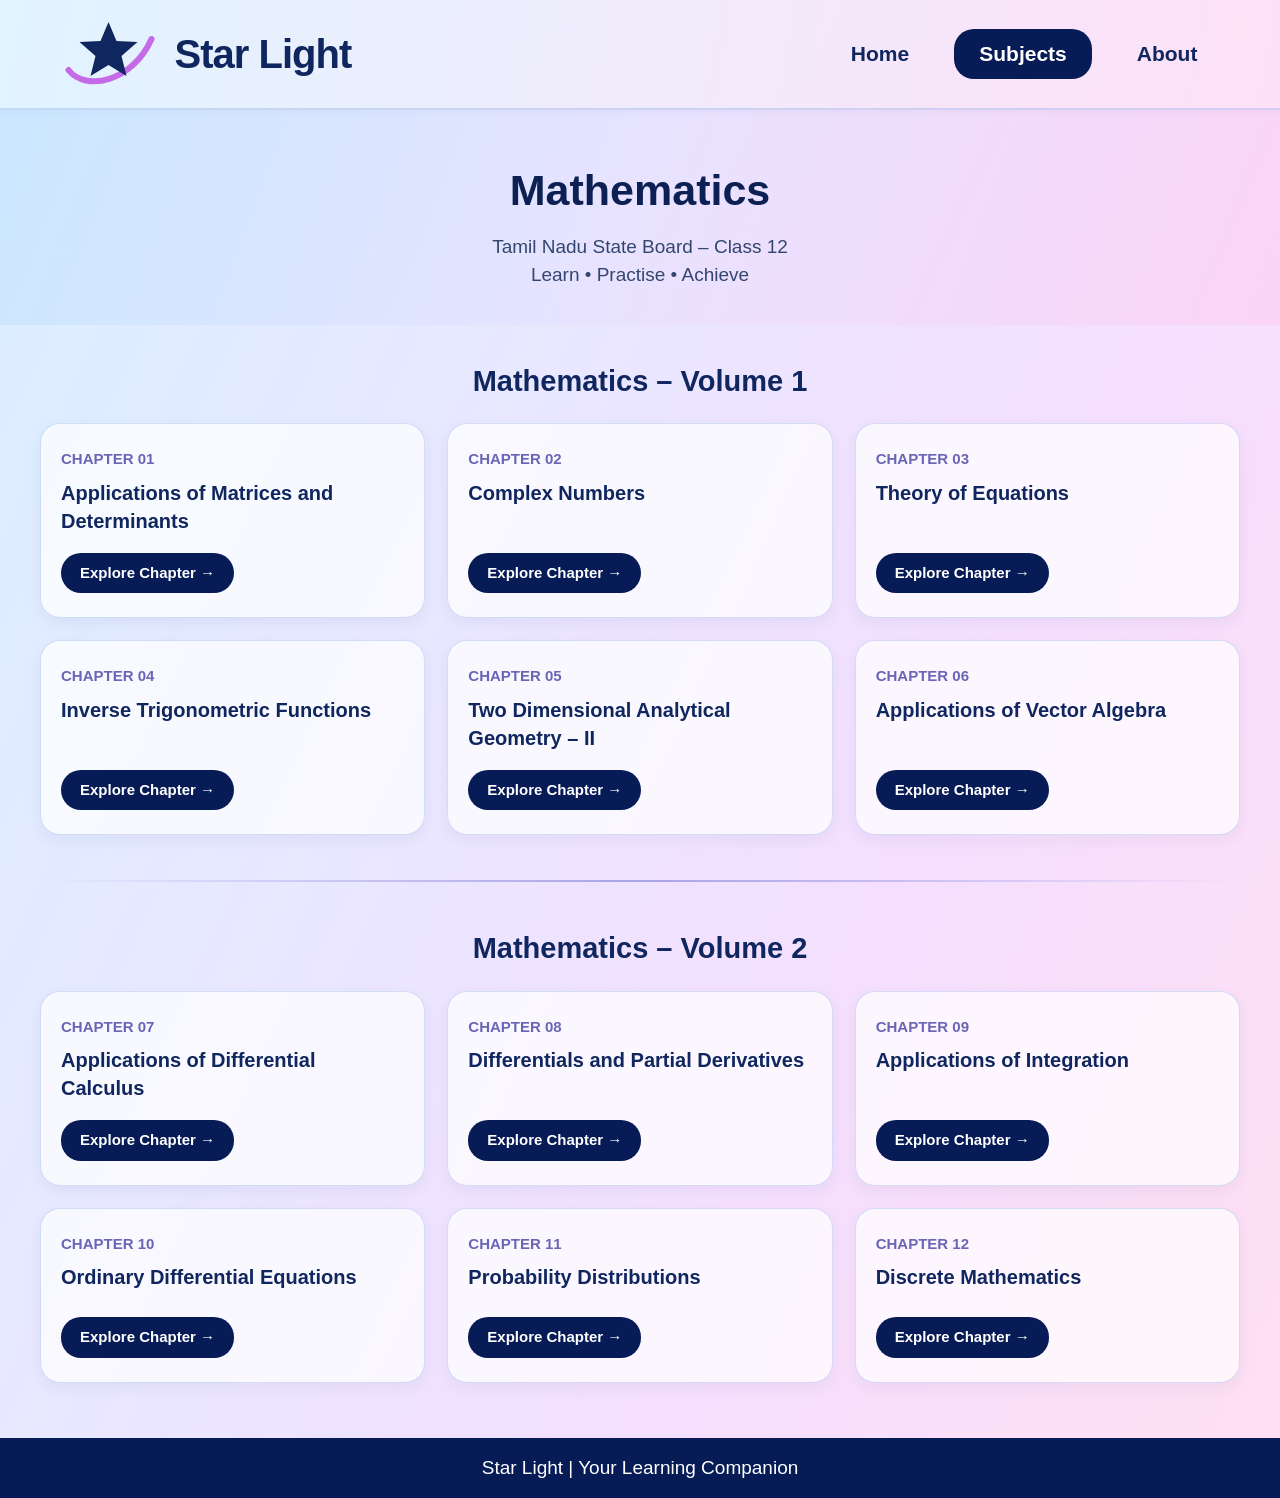
<file: mathematics.html>
<!DOCTYPE html>
<html lang="en">
<head>
    <meta charset="UTF-8">
    <meta name="viewport" content="width=device-width, initial-scale=1.0">
    <title>Mathematics | Star Light</title>

    <link rel="stylesheet" href="style.css?v=4">

    <style>
        .math-hero {
            text-align: center;
            padding: 48px 20px 35px;
            background: linear-gradient(
                110deg,
                rgba(190, 225, 255, 0.55),
                rgba(231, 222, 255, 0.48),
                rgba(255, 204, 239, 0.55)
            );
        }

        .math-hero h1 {
            color: #0c2053;
            font-size: 43px;
            margin-bottom: 10px;
        }

        .math-hero p {
            color: #34466f;
            font-size: 19px;
        }

        .math-container {
            max-width: 1250px;
            margin: 35px auto 55px;
            padding: 0 25px;
        }

        .volume-heading {
            color: #10265f;
            font-size: 29px;
            margin: 35px 0 20px;
            text-align: center;
        }

        .chapter-grid {
            display: grid;
            grid-template-columns: repeat(3, minmax(0, 1fr));
            gap: 22px;
        }

        .chapter-card {
            background: rgba(255, 255, 255, 0.72);
            border: 1px solid rgba(120, 153, 226, 0.3);
            border-radius: 20px;
            padding: 24px 20px;
            min-height: 175px;
            display: flex;
            flex-direction: column;
            justify-content: space-between;
            box-shadow: 0 5px 15px rgba(34, 55, 110, 0.06);
            transition: transform 0.25s ease,
                        box-shadow 0.25s ease;
        }

        .chapter-card:hover {
            transform: translateY(-5px);
            box-shadow: 0 10px 22px rgba(34, 55, 110, 0.13);
        }

        .chapter-number {
            color: #6b65b5;
            font-size: 15px;
            font-weight: 700;
            margin-bottom: 8px;
        }

        .chapter-card h3 {
            color: #10265f;
            font-size: 20px;
            line-height: 1.4;
            margin-bottom: 18px;
        }

        .chapter-link {
            display: inline-block;
            align-self: flex-start;
            background: #071c56;
            color: white;
            text-decoration: none;
            padding: 9px 19px;
            border-radius: 20px;
            font-size: 15px;
            font-weight: 700;
            transition: background 0.2s ease;
        }

        .chapter-link:hover {
            background: #354f99;
        }

        .volume-divider {
            height: 2px;
            border: none;
            background: linear-gradient(
                90deg,
                transparent,
                #a9a4e8,
                transparent
            );
            margin: 45px 0;
        }

        @media (max-width: 900px) {
            .chapter-grid {
                grid-template-columns: repeat(2, minmax(0, 1fr));
            }
        }

        @media (max-width: 600px) {
            .math-hero h1 {
                font-size: 32px;
            }

            .math-hero p {
                font-size: 16px;
            }

            .math-container {
                padding: 0 16px;
            }

            .chapter-grid {
                grid-template-columns: 1fr;
                gap: 16px;
            }

            .volume-heading {
                font-size: 25px;
            }
        }
    </style>
</head>

<body>

    <!-- HEADER -->
    <header class="header">
        <nav class="navbar">

            <a href="index.html" class="brand">
                <svg class="brand-logo" viewBox="0 0 100 75"
                     xmlns="http://www.w3.org/2000/svg">
                    <path d="M8 53 C25 75 72 65 91 22"
                          fill="none" stroke="#c66be8"
                          stroke-width="6" stroke-linecap="round"/>

                    <path d="M48 5 L56 24 L77 25 L61 39
                             L66 59 L48 48 L30 59 L35 39
                             L19 25 L40 24 Z"
                          fill="#10265f"/>
                </svg>

                <span>Star Light</span>
            </a>

            <div class="nav-links">
                <a href="index.html">Home</a>
                <a href="index.html#subjects" class="active">Subjects</a>
                <a href="about.html">About</a>
            </div>

        </nav>
    </header>


    <!-- MATHEMATICS INTRODUCTION -->
    <main>

        <section class="math-hero">
            <h1>Mathematics</h1>
            <p>Tamil Nadu State Board – Class 12</p>
            <p>Learn • Practise • Achieve</p>
        </section>


        <!-- CHAPTER LIST -->
        <section class="math-container">

            <!-- VOLUME 1 -->
            <h2 class="volume-heading">Mathematics – Volume 1</h2>

            <div class="chapter-grid">

                <article class="chapter-card">
                    <div>
                        <p class="chapter-number">CHAPTER 01</p>
                        <h3>Applications of Matrices and Determinants</h3>
                    </div>
                    <a class="chapter-link" href="math-chapter.html?chapter=1">
                        Explore Chapter →
                    </a>
                </article>

                <article class="chapter-card">
                    <div>
                        <p class="chapter-number">CHAPTER 02</p>
                        <h3>Complex Numbers</h3>
                    </div>
                    <a class="chapter-link" href="math-chapter.html?chapter=2">
                        Explore Chapter →
                    </a>
                </article>

                <article class="chapter-card">
                    <div>
                        <p class="chapter-number">CHAPTER 03</p>
                        <h3>Theory of Equations</h3>
                    </div>
                    <a class="chapter-link" href="math-chapter.html?chapter=3">
                        Explore Chapter →
                    </a>
                </article>

                <article class="chapter-card">
                    <div>
                        <p class="chapter-number">CHAPTER 04</p>
                        <h3>Inverse Trigonometric Functions</h3>
                    </div>
                    <a class="chapter-link" href="math-chapter.html?chapter=4">
                        Explore Chapter →
                    </a>
                </article>

                <article class="chapter-card">
                    <div>
                        <p class="chapter-number">CHAPTER 05</p>
                        <h3>Two Dimensional Analytical Geometry – II</h3>
                    </div>
                    <a class="chapter-link" href="math-chapter.html?chapter=5">
                        Explore Chapter →
                    </a>
                </article>

                <article class="chapter-card">
                    <div>
                        <p class="chapter-number">CHAPTER 06</p>
                        <h3>Applications of Vector Algebra</h3>
                    </div>
                    <a class="chapter-link" href="math-chapter.html?chapter=6">
                        Explore Chapter →
                    </a>
                </article>

            </div>


            <hr class="volume-divider">


            <!-- VOLUME 2 -->
            <h2 class="volume-heading">Mathematics – Volume 2</h2>

            <div class="chapter-grid">

                <article class="chapter-card">
                    <div>
                        <p class="chapter-number">CHAPTER 07</p>
                        <h3>Applications of Differential Calculus</h3>
                    </div>
                    <a class="chapter-link" href="math-chapter.html?chapter=7">
                        Explore Chapter →
                    </a>
                </article>

                <article class="chapter-card">
                    <div>
                        <p class="chapter-number">CHAPTER 08</p>
                        <h3>Differentials and Partial Derivatives</h3>
                    </div>
                    <a class="chapter-link" href="math-chapter.html?chapter=8">
                        Explore Chapter →
                    </a>
                </article>

                <article class="chapter-card">
                    <div>
                        <p class="chapter-number">CHAPTER 09</p>
                        <h3>Applications of Integration</h3>
                    </div>
                    <a class="chapter-link" href="math-chapter.html?chapter=9">
                        Explore Chapter →
                    </a>
                </article>

                <article class="chapter-card">
                    <div>
                        <p class="chapter-number">CHAPTER 10</p>
                        <h3>Ordinary Differential Equations</h3>
                    </div>
                    <a class="chapter-link" href="math-chapter.html?chapter=10">
                        Explore Chapter →
                    </a>
                </article>

                <article class="chapter-card">
                    <div>
                        <p class="chapter-number">CHAPTER 11</p>
                        <h3>Probability Distributions</h3>
                    </div>
                    <a class="chapter-link" href="math-chapter.html?chapter=11">
                        Explore Chapter →
                    </a>
                </article>

                <article class="chapter-card">
                    <div>
                        <p class="chapter-number">CHAPTER 12</p>
                        <h3>Discrete Mathematics</h3>
                    </div>
                    <a class="chapter-link" href="math-chapter.html?chapter=12">
                        Explore Chapter →
                    </a>
                </article>

            </div>

        </section>

    </main>


    <!-- FOOTER -->
    <footer class="footer">
        <p>Star Light | Your Learning Companion</p>
    </footer>

</body>
</html>
</file>
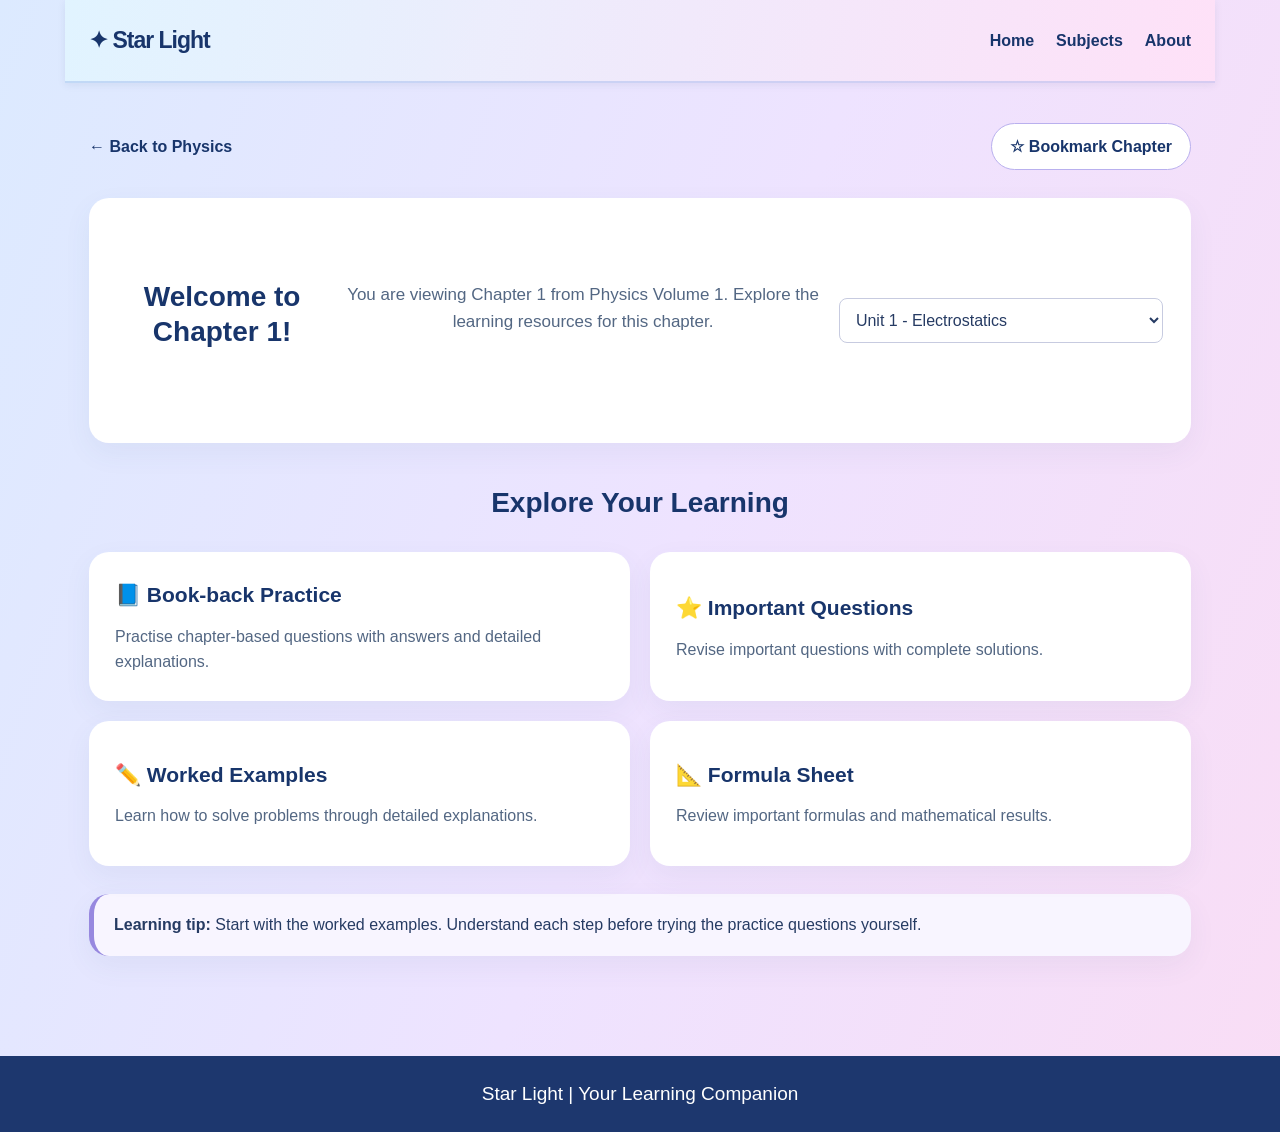
<file: physics-chapter.html>
<!DOCTYPE html>
<html lang="en">
<head>
  <meta charset="UTF-8">
  <meta name="viewport" content="width=device-width, initial-scale=1.0">
  <title>Physics Chapter Learning | Star Light</title>
  <link rel="stylesheet" href="style.css?v=5">

  <style>
    * { box-sizing: border-box; }

    body {
      margin: 0;
      font-family: Arial, sans-serif;
      color: #263b63;
      line-height: 1.6;
      background: linear-gradient(110deg, #dceaff, #eee3ff 52%, #f9ddf5);
    }

    a { color: inherit; text-decoration: none; }

    .header, main {
      max-width: 1150px;
      margin: auto;
      padding: 22px 24px;
    }

    .header {
      display: flex;
      justify-content: space-between;
      align-items: center;
      gap: 18px;
    }

    .brand {
      font-size: 23px;
      font-weight: 800;
      color: #18356b;
    }

    nav {
      display: flex;
      gap: 22px;
      font-weight: bold;
      color: #18356b;
    }

    main { margin: 10px auto 50px; }

    .top {
      display: flex;
      justify-content: space-between;
      align-items: center;
      margin: 8px 0 28px;
      gap: 14px;
    }

    .back { font-weight: bold; color: #18356b; }

    button, select { font: inherit; cursor: pointer; }

    .bookmark {
      border: 1px solid #b9b0ee;
      background: white;
      border-radius: 28px;
      padding: 10px 18px;
      font-weight: bold;
      color: #18356b;
    }

    .hero, .card, .panel, .tip {
      background: white;
      border-radius: 20px;
      box-shadow: 0 10px 28px #455b8610;
    }

    .hero {
      padding: 28px;
      margin-bottom: 38px;
      min-height: 245px;
    }

    .hero h1 {
      margin: 0 0 14px;
      color: #18356b;
      font-size: 28px;
    }

    .hero p {
      color: #536783;
      font-size: 17px;
      margin: 0 0 26px;
    }

    .selectwrap { text-align: center; }

    select {
      width: min(520px, 100%);
      padding: 12px;
      border: 1px solid #c7cbe0;
      border-radius: 8px;
      color: #263b63;
      background: #fff;
    }

    h2, h3 { color: #18356b; }

    .sectiontitle {
      text-align: center;
      font-size: 28px;
      margin: 0 0 26px;
    }

    .grid {
      display: grid;
      grid-template-columns: repeat(2, minmax(0, 1fr));
      gap: 20px;
    }

    .card {
      padding: 24px;
      text-align: left;
      border: 2px solid transparent;
      min-height: 145px;
      color: #263b63;
      transition: transform .2s ease, border-color .2s ease;
    }

    .card:hover, .card.active {
      border-color: #a99be9;
      transform: translateY(-2px);
    }

    .card h3 { font-size: 21px; margin: 0 0 12px; }
    .card p { margin: 0; color: #536783; }

    .tip {
      margin: 28px 0;
      padding: 18px 20px;
      border-left: 5px solid #9788df;
      background: #f8f5ff;
    }

    .panel {
      padding: 25px;
      margin-top: 25px;
      scroll-margin-top: 18px;
    }

    .panelhead {
      display: flex;
      justify-content: space-between;
      gap: 12px;
      flex-wrap: wrap;
      margin-bottom: 18px;
    }

    .panelhead h2 { margin: 0; }
    .note { font-size: 13px; color: #6b7890; }

    .question, .formula {
      border: 1px solid #e1e5f0;
      border-radius: 13px;
      padding: 20px;
      margin: 16px 0;
      background: white;
    }

    .question h3 {
      font-size: 18px;
      line-height: 1.5;
      margin: 12px 0 18px;
    }

    .meta {
      font-size: 13px;
      color: #7669b2;
      font-weight: bold;
      letter-spacing: .4px;
    }

    .answer {
      background: #f5f3ff;
      border-radius: 10px;
      padding: 16px;
      margin-top: 12px;
      white-space: pre-line;
      line-height: 1.8;
    }

    .answer[hidden], .panel[hidden] { display: none; }
    .answer p { margin: 9px 0; white-space: pre-wrap; }
    .answer .step-heading { font-weight: bold; color: #263f7a; margin-top: 17px; }
    .answer .final-answer {
      font-weight: bold;
      color: #176b45;
      background: #eaf8f0;
      padding: 13px;
      border-radius: 8px;
      margin-top: 16px;
    }

    .action {
      border: 0;
      background: #263f7a;
      color: white;
      border-radius: 8px;
      padding: 10px 16px;
      font-weight: bold;
      margin-top: 8px;
      transition: background .2s ease;
    }

    .action:hover { background: #405b9b; }

    .formula {
      background: #f8f7ff;
      border-left: 4px solid #9b8be4;
      line-height: 1.8;
      white-space: pre-wrap;
    }

    .formula h3 { margin: 0 0 8px; font-size: 18px; }
    .footer {
      text-align: center;
      padding: 23px;
      background: #1d376e;
      color: white;
    }

    @media (max-width: 700px) {
      .header { align-items: flex-start; flex-direction: column; }
      nav { flex-wrap: wrap; }
      .grid { grid-template-columns: 1fr; }
      .top { align-items: flex-start; flex-direction: column; }
      .hero { padding: 22px; }
      .panel { padding: 18px; }
      .question { padding: 17px; }
    }
  </style>
</head>

<body>
  <header class="header">
    <a class="brand" href="index.html">✦ Star Light</a>
    <nav>
      <a href="index.html">Home</a>
      <a href="index.html#subjects">Subjects</a>
      <a href="about.html">About</a>
    </nav>
  </header>

  <main>
    <div class="top">
      <a class="back" href="physics.html">← Back to Physics</a>
      <button class="bookmark" id="bookmark" type="button">☆ Bookmark Chapter</button>
    </div>

    <section class="hero">
      <h1 id="welcome">Welcome to this chapter!</h1>
      <p id="intro">Explore the learning resources for this chapter.</p>
      <div class="selectwrap">
        <select id="chapterSelect" aria-label="Choose Physics chapter"></select>
      </div>
    </section>

    <h2 class="sectiontitle">Explore Your Learning</h2>

    <section class="grid">
      <button class="card" type="button" data-section="bookback">
        <h3>📘 Book-back Practice</h3>
        <p>Practise chapter-based questions with answers and detailed explanations.</p>
      </button>
      <button class="card" type="button" data-section="important">
        <h3>⭐ Important Questions</h3>
        <p>Revise important questions with complete solutions.</p>
      </button>
      <button class="card" type="button" data-section="worked">
        <h3>✏️ Worked Examples</h3>
        <p>Learn how to solve problems through detailed explanations.</p>
      </button>
      <button class="card" type="button" data-section="formula">
        <h3>📐 Formula Sheet</h3>
        <p>Review important formulas and mathematical results.</p>
      </button>
    </section>

    <div class="tip">
      <b>Learning tip:</b>
      Start with the worked examples. Understand each step before trying the practice questions yourself.
    </div>

    <section class="panel" id="panel" hidden>
      <div class="panelhead">
        <h2 id="panelTitle"></h2>
        <span class="note" id="panelSub"></span>
      </div>
      <div id="content"></div>
    </section>
  </main>

  <footer class="footer">Star Light | Your Learning Companion</footer>

  <script>
    /* Original Star Light Physics data: all 11 units retained below. */
const chapters = [

{
    title: "Electrostatics",
    volume: 1,

    bookback: [
        [
            "State the basic properties of electric charges.",
            `1. There are two types of electric charges: positive and negative.
2. Like charges repel each other.
3. Unlike charges attract each other.
4. Charge is conserved.
5. Charge is quantised.

Formula:
q = ne

Here, n is an integer and e = 1.6 × 10⁻¹⁹ C.`
        ],
        [
            "State Coulomb's inverse square law.",
            `Coulomb's law states that the force between two point charges is directly proportional to the product of their charges and inversely proportional to the square of the distance between them.

Formula:
F = (1/4πε₀)|q₁q₂|/r²

The force acts along the line joining the two charges.`
        ],
        [
            "Define electric field intensity.",
            `Electric field intensity is the force experienced by a unit positive test charge placed at a point.

Formula:
E = F/q₀

SI unit: N/C or V/m.`
        ],
        [
            "Define electric dipole and electric dipole moment.",
            `An electric dipole consists of two equal and opposite charges separated by a small distance.

If the charges are +q and -q and their separation is 2a:

p = q × 2a

Direction: From the negative charge towards the positive charge.

SI unit: C m.`
        ],
        [
            "Define electrostatic potential.",
            `Electrostatic potential at a point is the work done in bringing a unit positive test charge from infinity to that point.

Formula:
V = W/q

SI unit: Volt (V).

1 V = 1 J/C.`
        ],
        [
            "Define capacitance and state its SI unit.",
            `Capacitance is the ability of a conductor to store electric charge.

Formula:
C = Q/V

SI unit: Farad (F).`
        ]
    ],

    important: [
        [
            "Explain the principle of superposition of electric forces.",
            `The total electrostatic force acting on a charge due to several other charges is the vector sum of the individual forces.

Step 1: Calculate the force due to each charge separately.

Step 2: Find the direction of each force.

Step 3: Add all forces using vector addition.

Formula:
Fnet = F₁ + F₂ + F₃ + ...`
        ],
        [
            "Explain electric field lines and their properties.",
            `Electric field lines are imaginary curves used to represent an electric field.

Properties:
1. They originate from positive charges.
2. They terminate on negative charges or extend to infinity.
3. The tangent gives the direction of the electric field.
4. Two field lines never intersect.
5. Closely spaced lines indicate a stronger field.
6. Electrostatic field lines do not form closed loops.

Field lines never intersect because the electric field has only one direction at a particular point.`
        ],
        [
            "Derive the expression for electric field due to a point charge.",
            `Step 1: Consider a point charge Q.

Step 2: Place a small positive test charge q₀ at a distance r.

Step 3: By Coulomb's law:

F = (1/4πε₀)|Qq₀|/r²

Step 4: Electric field is force per unit charge.

E = F/q₀

Step 5: Substitute:

E = (1/4πε₀)|Q|/r²

Final expression:

E = |Q|/(4πε₀r²)

Direction is outward for a positive charge and inward for a negative charge.`
        ],
        [
            "Explain the relation between electric field and electric potential.",
            `The electric field is related to the rate of change of electric potential.

General relation:

E = -∇V

For one-dimensional motion:

Ex = -dV/dx

The negative sign indicates that electric potential decreases in the direction of the electric field.`
        ],
        [
            "Explain the properties of conductors in electrostatic equilibrium.",
            `1. The electric field inside a conductor is zero.
2. The conductor has the same electric potential throughout.
3. Excess charge resides on its surface.
4. The electric field just outside the surface is perpendicular to it.
5. There is no tangential electric field at the surface.

These properties apply when the free charges are in electrostatic equilibrium.`
        ],
        [
            "Derive the capacitance of a parallel plate capacitor.",
            `Step 1: Consider two parallel plates of area A separated by distance d.

Step 2: Let the charges be +Q and -Q.

Surface charge density:

σ = Q/A

Step 3: Electric field between the plates:

E = σ/ε₀

Step 4: Potential difference:

V = Ed

V = Qd/(Aε₀)

Step 5: Capacitance:

C = Q/V

Step 6: Substitute:

C = Q/[Qd/(Aε₀)]

Final answer:

C = ε₀A/d

With a dielectric:

C = Kε₀A/d`
        ]
    ],

    worked: [
        [
            "Calculate the force between two charges +2 μC and +3 μC separated by 0.3 m.",
            `Given:

q₁ = 2 × 10⁻⁶ C
q₂ = 3 × 10⁻⁶ C
r = 0.3 m
k = 9 × 10⁹ N m² C⁻²

Formula:

F = k|q₁q₂|/r²

Substitute:

F = (9 × 10⁹ × 2 × 10⁻⁶ × 3 × 10⁻⁶)/(0.3)²

F = 0.054/0.09

Final answer:

F = 0.6 N

Both charges are positive, so the force is repulsive.`
        ],
        [
            "Find the electric field at a point 0.2 m away from a charge of +4 μC.",
            `Given:

Q = 4 × 10⁻⁶ C
r = 0.2 m
k = 9 × 10⁹ N m² C⁻²

Formula:

E = k|Q|/r²

Substitute:

E = (9 × 10⁹ × 4 × 10⁻⁶)/(0.2)²

E = 36000/0.04

Final answer:

E = 9 × 10⁵ N/C

The field points away from the positive charge.`
        ],
        [
            "Calculate the electric potential at 0.5 m from a charge of +2 μC.",
            `Given:

Q = 2 × 10⁻⁶ C
r = 0.5 m
k = 9 × 10⁹ N m² C⁻²

Formula:

V = kQ/r

Substitute:

V = (9 × 10⁹ × 2 × 10⁻⁶)/0.5

V = 18000/0.5

Final answer:

V = 3.6 × 10⁴ V.`
        ],
        [
            "A charge of 5 μC is moved through a potential difference of 12 V. Calculate the work done.",
            `Given:

q = 5 × 10⁻⁶ C
V = 12 V

Formula:

W = qV

Substitute:

W = 5 × 10⁻⁶ × 12

W = 60 × 10⁻⁶ J

Final answer:

W = 6 × 10⁻⁵ J.`
        ],
        [
            "A capacitor stores 40 μC at 20 V. Find its capacitance.",
            `Given:

Q = 40 × 10⁻⁶ C
V = 20 V

Formula:

C = Q/V

Substitute:

C = (40 × 10⁻⁶)/20

Final answer:

C = 2 × 10⁻⁶ F

C = 2 μF.`
        ],
        [
            "Two capacitors of 3 μF and 6 μF are connected in series. Find the equivalent capacitance.",
            `Given:

C₁ = 3 μF
C₂ = 6 μF

Series formula:

1/C = 1/C₁ + 1/C₂

Substitute:

1/C = 1/3 + 1/6

1/C = 2/6 + 1/6

1/C = 3/6 = 1/2

Final answer:

C = 2 μF.`
        ]
    ],

    formula: [
        "Quantisation of charge: q = ne",
        "Elementary charge: e = 1.6 × 10⁻¹⁹ C",
        "Coulomb's law: F = (1/4πε₀)|q₁q₂|/r²",
        "Electric field: E = F/q₀",
        "Electric dipole moment: p = q × 2a",
        "Capacitance: C = Q/V"
    ]
},

/* PART 3 WILL CONTINUE WITH UNIT 2 */


/* =====================================================
   UNIT 2 - CURRENT ELECTRICITY
===================================================== */

{
    title: "Current Electricity",
    volume: 1,

    bookback: [
        [
            "Define electric current.",
            `Electric current is the rate of flow of electric charge through a conductor.

Formula:
I = Q/t

SI unit: Ampere (A).`
        ],
        [
            "State Ohm's law.",
            `Ohm's law states that the current flowing through a conductor is directly proportional to the potential difference across it, provided temperature and other physical conditions remain constant.

V = IR

Here, V = potential difference, I = current and R = resistance.`
        ],
        [
            "Define electrical resistance.",
            `Resistance is the opposition offered by a conductor to the flow of electric current.

Formula:
R = V/I

SI unit: Ohm (Ω).`
        ],
        [
            "Define resistivity.",
            `Resistivity is the resistance of a conductor of unit length and unit cross-sectional area.

Formula:
ρ = RA/L

SI unit: Ohm metre (Ω m).`
        ],
        [
            "What is electromotive force (EMF)?",
            `EMF is the energy supplied by a source per unit charge to drive charge around a complete circuit.

Formula:
ε = W/Q

SI unit: Volt (V).`
        ],
        [
            "State Kirchhoff's laws.",
            `Kirchhoff's First Law (Junction Rule):
The algebraic sum of currents at a junction is zero.

ΣI = 0

Kirchhoff's Second Law (Loop Rule):
The algebraic sum of potential differences around any closed loop is zero.

ΣV = 0`
        ]
    ],

    important: [
        [
            "Explain the microscopic form of Ohm's law.",
            `The microscopic form of Ohm's law relates current density to the electric field.

J = σE

Here:
J = current density
σ = electrical conductivity
E = electric field

Since resistivity ρ = 1/σ:

E = ρJ

This shows that current density is directly proportional to the electric field.`
        ],
        [
            "Derive the expression for resistance of a conductor.",
            `Resistance is directly proportional to the length of the conductor.

R ∝ L

Resistance is inversely proportional to its cross-sectional area.

R ∝ 1/A

Combining both:

R ∝ L/A

Introducing resistivity ρ:

R = ρL/A

This is the expression for the resistance of a uniform conductor.`
        ],
        [
            "Explain resistors connected in series.",
            `In a series combination, resistors are connected one after another.

The same current flows through every resistor.

The total potential difference is:

V = V₁ + V₂ + V₃

Using Ohm's law:

IR = IR₁ + IR₂ + IR₃

Therefore:

R = R₁ + R₂ + R₃

The equivalent resistance is the sum of individual resistances.`
        ],
        [
            "Explain resistors connected in parallel.",
            `In a parallel combination, all resistors are connected across the same two points.

The potential difference across each resistor is the same.

Total current:

I = I₁ + I₂ + I₃

Using Ohm's law:

V/R = V/R₁ + V/R₂ + V/R₃

Therefore:

1/R = 1/R₁ + 1/R₂ + 1/R₃

This gives the equivalent resistance.`
        ],
        [
            "Explain the temperature dependence of resistance.",
            `The resistance of a conductor generally changes with temperature.

For a small temperature change:

Rₜ = R₀[1 + α(T - T₀)]

Here:
R₀ = resistance at reference temperature
Rₜ = resistance at temperature T
α = temperature coefficient of resistance

For most metallic conductors, resistance increases as temperature increases.`
        ],
        [
            "Explain the principle of a Wheatstone bridge.",
            `A Wheatstone bridge is used to determine an unknown resistance.

At the balanced condition, no current flows through the galvanometer.

The balance condition is:

P/Q = R/S

By knowing three resistances, the fourth resistance can be calculated.

It works on the principle of a balanced bridge circuit.`
        ]
    ],

    worked: [
        [
            "A charge of 60 C flows through a conductor in 20 seconds. Find the current.",
            `Given:

Q = 60 C
t = 20 s

Formula:

I = Q/t

Substitute:

I = 60/20

Final answer:

I = 3 A.`
        ],
        [
            "A potential difference of 12 V is applied across a resistance of 4 Ω. Find the current.",
            `Given:

V = 12 V
R = 4 Ω

Formula:

I = V/R

Substitute:

I = 12/4

Final answer:

I = 3 A.`
        ],
        [
            "A wire has a resistance of 5 Ω and length 2 m. If its cross-sectional area is 2 × 10⁻⁶ m², calculate its resistivity.",
            `Given:

R = 5 Ω
L = 2 m
A = 2 × 10⁻⁶ m²

Formula:

ρ = RA/L

Substitute:

ρ = (5 × 2 × 10⁻⁶)/2

Final answer:

ρ = 5 × 10⁻⁶ Ω m.`
        ],
        [
            "Three resistors of 2 Ω, 3 Ω and 5 Ω are connected in series. Find the equivalent resistance.",
            `Given:

R₁ = 2 Ω
R₂ = 3 Ω
R₃ = 5 Ω

Series formula:

R = R₁ + R₂ + R₃

Substitute:

R = 2 + 3 + 5

Final answer:

R = 10 Ω.`
        ],
        [
            "Two resistors of 6 Ω and 3 Ω are connected in parallel. Find the equivalent resistance.",
            `Given:

R₁ = 6 Ω
R₂ = 3 Ω

Parallel formula:

1/R = 1/R₁ + 1/R₂

Substitute:

1/R = 1/6 + 1/3

1/R = 1/6 + 2/6

1/R = 3/6 = 1/2

Final answer:

R = 2 Ω.`
        ],
        [
            "A current of 2 A flows through a resistor of 10 Ω. Calculate the power consumed.",
            `Given:

I = 2 A
R = 10 Ω

Formula:

P = I²R

Substitute:

P = 2² × 10

P = 4 × 10

Final answer:

P = 40 W.`
        ]
    ],

    formula: [
        "Electric current: I = Q/t",
        "Ohm's law: V = IR",
        "Resistance: R = ρL/A",
        "Resistivity: ρ = RA/L",
        "Series combination: R = R₁ + R₂ + R₃",
        "Electrical power: P = VI = I²R = V²/R"
    ]
},

/* =====================================================
   UNIT 3 - MAGNETISM AND MAGNETIC EFFECTS
   OF ELECTRIC CURRENT
===================================================== */

{
    title: "Magnetism and Magnetic Effects of Electric Current",
    volume: 1,

    bookback: [
        [
            "Define magnetic field.",
            `A magnetic field is the region around a magnet or a current-carrying conductor where a magnetic force can be experienced.

SI unit of magnetic field: Tesla (T).`
        ],
        [
            "State Biot-Savart law.",
            `Biot-Savart law gives the magnetic field produced by a small current element.

The magnetic field is directly proportional to the current and the length element, and inversely proportional to the square of the distance.

dB = (μ₀/4π) × (I dl sin θ/r²).`
        ],
        [
            "State Ampere's circuital law.",
            `Ampere's circuital law states that the line integral of the magnetic field around a closed path is equal to μ₀ times the total current enclosed.

∮ B · dl = μ₀Ienclosed`
        ],
        [
            "What is Lorentz force?",
            `The Lorentz force is the force experienced by a charged particle moving in electric and magnetic fields.

F = q(E + v × B)

For a magnetic field alone:

F = qvB sin θ.`
        ],
        [
            "Define magnetic flux.",
            `Magnetic flux is the total magnetic field passing through a given surface.

Formula:

ΦB = BA cos θ

SI unit: Weber (Wb).`
        ],
        [
            "What is electromagnetic induction?",
            `Electromagnetic induction is the phenomenon of producing an induced EMF in a conductor when the magnetic flux linked with it changes.

It is explained by Faraday's law of electromagnetic induction.`
        ]
    ],

    important: [
        [
            "Explain the magnetic field due to a straight current-carrying conductor.",
            `The magnetic field around a long straight conductor forms concentric circles.

The magnitude of the magnetic field at a distance r is:

B = μ₀I/(2πr)

The direction is determined using the right-hand thumb rule.

If the thumb points in the direction of current, the curled fingers indicate the direction of the magnetic field.`
        ],
        [
            "Explain the magnetic field at the centre of a circular current loop.",
            `For a circular loop of radius R carrying current I, the magnetic field at its centre is:

B = μ₀I/(2R)

For N turns:

B = μ₀NI/(2R)

The direction is determined using the right-hand rule.`
        ],
        [
            "Explain the force on a current-carrying conductor in a magnetic field.",
            `A current-carrying conductor placed in a magnetic field experiences a force.

Formula:

F = BIL sin θ

Here:
B = magnetic field
I = current
L = length of conductor
θ = angle between current and magnetic field

The direction of force can be found using Fleming's left-hand rule.`
        ],
        [
            "State and explain the principle of a moving coil galvanometer.",
            `A moving coil galvanometer works on the principle that a current-carrying coil placed in a magnetic field experiences a torque.

The deflecting torque is:

τ = NIAB

The restoring torque is proportional to the angle of deflection.

At equilibrium:

NIAB = kθ

Therefore:

I = kθ/(NAB)

The deflection is directly proportional to the current.`
        ],
        [
            "Explain the working principle of a cyclotron.",
            `A cyclotron accelerates charged particles using a combination of a magnetic field and an alternating electric field.

The magnetic field makes the charged particles move in a circular path.

The alternating electric field accelerates them whenever they cross the gap between the two hollow electrodes.

The cyclotron frequency is:

f = qB/(2πm)

It is used to accelerate charged particles to high energies.`
        ],
        [
            "State Faraday's laws of electromagnetic induction.",
            `First law:
Whenever the magnetic flux linked with a circuit changes, an EMF is induced in the circuit.

Second law:
The magnitude of induced EMF is proportional to the rate of change of magnetic flux linkage.

Formula:

ε = -N(dΦB/dt)

The negative sign represents Lenz's law.`
        ]
    ],

    worked: [
        [
            "Find the magnetic field at a distance of 0.1 m from a long straight wire carrying 5 A.",
            `Given:

I = 5 A
r = 0.1 m
μ₀ = 4π × 10⁻⁷ T m/A

Formula:

B = μ₀I/(2πr)

Substitute:

B = (4π × 10⁻⁷ × 5)/(2π × 0.1)

Final answer:

B = 1 × 10⁻⁵ T.`
        ],
        [
            "Calculate the magnetic field at the centre of a circular coil of radius 0.1 m carrying 2 A.",
            `Given:

I = 2 A
R = 0.1 m

Formula:

B = μ₀I/(2R)

Substitute:

B = (4π × 10⁻⁷ × 2)/(2 × 0.1)

Final answer:

B = 4π × 10⁻⁶ T.`
        ],
        [
            "A wire of length 0.5 m carries a current of 4 A perpendicular to a magnetic field of 0.2 T. Find the force.",
            `Given:

B = 0.2 T
I = 4 A
L = 0.5 m
θ = 90°

Formula:

F = BIL sin θ

Substitute:

F = 0.2 × 4 × 0.5 × sin 90°

F = 0.2 × 4 × 0.5 × 1

Final answer:

F = 0.4 N.`
        ],
        [
            "A charge of 2 C moves at 3 m/s perpendicular to a magnetic field of 4 T. Find the magnetic force.",
            `Given:

q = 2 C
v = 3 m/s
B = 4 T
θ = 90°

Formula:

F = qvB sin θ

Substitute:

F = 2 × 3 × 4 × 1

Final answer:

F = 24 N.`
        ],
        [
            "A coil of 100 turns experiences a change in magnetic flux of 0.02 Wb in 0.1 seconds. Calculate the induced EMF.",
            `Given:

N = 100
Change in flux = 0.02 Wb
Time = 0.1 s

Formula:

|ε| = N × (change in flux/time)

Substitute:

|ε| = 100 × (0.02/0.1)

Final answer:

|ε| = 20 V.`
        ],
        [
            "A galvanometer has a resistance of 50 Ω and carries a current of 0.02 A. Find the potential difference across it.",
            `Given:

R = 50 Ω
I = 0.02 A

Formula:

V = IR

Substitute:

V = 0.02 × 50

Final answer:

V = 1 V.`
        ]
    ],

    formula: [
        "Biot-Savart law: dB = (μ₀/4π)(I dl sin θ/r²)",
        "Ampere's law: ∮ B · dl = μ₀I",
        "Straight wire: B = μ₀I/(2πr)",
        "Circular coil centre: B = μ₀NI/(2R)",
        "Magnetic force: F = qvB sin θ",
        "Force on conductor: F = BIL sin θ"
    ]
},

/* PART 4 WILL CONTINUE WITH UNITS 4 TO 11
   AND THE FINAL JAVASCRIPT DISPLAY FUNCTIONS */


/* =====================================================
   UNIT 4 - ELECTROMAGNETIC INDUCTION AND AC
===================================================== */

{
    title: "Electromagnetic Induction and Alternating Current",
    volume: 1,

    bookback: [
        ["What is electromagnetic induction?",
         `Electromagnetic induction is the phenomenon of producing an induced EMF when the magnetic flux linked with a circuit changes.`],
        ["State Faraday's first law.",
         `Whenever the magnetic flux linked with a circuit changes, an EMF is induced in the circuit.`],
        ["State Faraday's second law.",
         `The magnitude of induced EMF is proportional to the rate of change of magnetic flux linkage.

ε = -N(dΦ/dt)`],
        ["State Lenz's law.",
         `The direction of induced current is such that it opposes the change in magnetic flux that produces it.`],
        ["Define self-inductance.",
         `Self-inductance is the property of a coil by which it opposes a change in current flowing through itself.

ε = -L(dI/dt)

SI unit: Henry (H).`],
        ["What is alternating current?",
         `Alternating current is an electric current whose magnitude and direction change periodically with time.

i = I₀ sin ωt`]
    ],

    important: [
        ["Explain the laws of electromagnetic induction.",
         `Faraday's first law: A changing magnetic flux induces an EMF.

Faraday's second law: The induced EMF is proportional to the rate of change of magnetic flux linkage.

ε = -N(dΦ/dt)

The negative sign represents Lenz's law.`],
        ["Explain Lenz's law using the principle of conservation of energy.",
         `Lenz's law states that induced current opposes the change in magnetic flux that produces it.

If the induced current supported the original change, energy would be produced without any external work.

Therefore, the induced current must oppose the change, following conservation of energy.`],
        ["Explain self-induction.",
         `When current through a coil changes, the magnetic flux linked with the same coil also changes.

This produces an induced EMF in the coil itself.

ε = -L(dI/dt)

L is called the coefficient of self-inductance.`],
        ["Explain mutual induction.",
         `When the current in one coil changes, the magnetic flux linked with a nearby coil changes.

An EMF is induced in the second coil.

ε₂ = -M(dI₁/dt)

M is the mutual inductance between the two coils.`],
        ["Explain the working principle of an AC generator.",
         `An AC generator converts mechanical energy into electrical energy.

A coil rotates in a magnetic field. The magnetic flux linked with the coil changes continuously, producing an induced EMF.

The direction of the induced EMF changes every half rotation, producing alternating current.`],
        ["Explain the working principle of a transformer.",
         `A transformer works on the principle of mutual induction.

An alternating current in the primary coil produces a changing magnetic flux in the core. This flux induces an EMF in the secondary coil.

For an ideal transformer:

Vs/Vp = Ns/Np

Here N represents the number of turns.`]
    ],

    worked: [
        ["A coil of 100 turns experiences a flux change of 0.05 Wb in 0.1 s. Find the induced EMF.",
         `Given:

N = 100
ΔΦ = 0.05 Wb
Δt = 0.1 s

Formula:

|ε| = N × ΔΦ/Δt

Substitute:

|ε| = 100 × 0.05/0.1

Answer:

|ε| = 50 V.`],
        ["The current in a 2 H inductor changes at 3 A/s. Find the induced EMF.",
         `Given:

L = 2 H
dI/dt = 3 A/s

Formula:

|ε| = L(dI/dt)

Substitute:

|ε| = 2 × 3

Answer:

|ε| = 6 V.`],
        ["An AC source has a maximum voltage of 100 V. Find its RMS voltage.",
         `Given:

V₀ = 100 V

Formula:

Vrms = V₀/√2

Substitute:

Vrms = 100/1.414

Answer:

Vrms ≈ 70.7 V.`],
        ["An AC current has a maximum value of 10 A. Find its RMS value.",
         `Given:

I₀ = 10 A

Formula:

Irms = I₀/√2

Substitute:

Irms = 10/1.414

Answer:

Irms ≈ 7.07 A.`],
        ["A transformer has 500 turns in its primary and 1000 turns in its secondary. If the primary voltage is 120 V, find the secondary voltage.",
         `Given:

Np = 500
Ns = 1000
Vp = 120 V

Formula:

Vs/Vp = Ns/Np

Vs = 120 × 1000/500

Answer:

Vs = 240 V.`],
        ["An AC circuit has a resistance of 20 Ω and an RMS current of 2 A. Find the average power consumed.",
         `Given:

R = 20 Ω
Irms = 2 A

Formula:

P = Irms²R

Substitute:

P = 2² × 20

Answer:

P = 80 W.`]
    ],

    formula: [
        "Faraday's law: ε = -N(dΦ/dt)",
        "Self-induced EMF: ε = -L(dI/dt)",
        "Mutual-induced EMF: ε₂ = -M(dI₁/dt)",
        "RMS voltage: Vrms = V₀/√2",
        "RMS current: Irms = I₀/√2",
        "Transformer: Vs/Vp = Ns/Np"
    ]
},

/* =====================================================
   UNIT 5 - ELECTROMAGNETIC WAVES
===================================================== */

{
    title: "Electromagnetic Waves",
    volume: 1,

    bookback: [
        ["What are electromagnetic waves?",
         `Electromagnetic waves are waves consisting of changing electric and magnetic fields that travel through space.`],
        ["Can electromagnetic waves travel through vacuum?",
         `Yes. Electromagnetic waves do not require a material medium and can travel through vacuum.`],
        ["What is the speed of electromagnetic waves in vacuum?",
         `The speed of electromagnetic waves in vacuum is approximately:

c = 3 × 10⁸ m/s.`],
        ["What is displacement current?",
         `Displacement current is the current associated with a changing electric field.

Id = ε₀(dΦE/dt)`],
        ["What are transverse electromagnetic waves?",
         `Electromagnetic waves are transverse because their electric and magnetic fields are perpendicular to each other and to the direction of propagation.`],
        ["Name the different regions of the electromagnetic spectrum.",
         `The electromagnetic spectrum includes:

Radio waves, microwaves, infrared rays, visible light, ultraviolet rays, X-rays and gamma rays.`]
    ],

    important: [
        ["Explain the important properties of electromagnetic waves.",
         `1. They are transverse waves.
2. They can travel through vacuum.
3. Their electric and magnetic fields are perpendicular to each other.
4. They carry energy and momentum.
5. They travel at approximately 3 × 10⁸ m/s in vacuum.
6. They are produced by accelerating electric charges.`],
        ["Explain the electromagnetic spectrum.",
         `The electromagnetic spectrum is the complete range of electromagnetic waves arranged according to frequency or wavelength.

Order of increasing frequency:

Radio waves → Microwaves → Infrared → Visible light → Ultraviolet → X-rays → Gamma rays.

Frequency increases while wavelength decreases in this order.`],
        ["Write the uses of radio waves and microwaves.",
         `Radio waves are used in radio and television broadcasting and communication.

Microwaves are used in radar systems, satellite communication and microwave ovens.`],
        ["Write the uses of infrared and ultraviolet rays.",
         `Infrared rays are used in remote controls, thermal imaging and night-vision equipment.

Ultraviolet rays are used in sterilisation and detecting certain fluorescent materials.`],
        ["Write the uses of X-rays and gamma rays.",
         `X-rays are used in medical imaging and security scanning.

Gamma rays are used in cancer treatment and sterilisation of medical equipment.`],
        ["Explain the relation between the electric field and magnetic field in an electromagnetic wave.",
         `In an electromagnetic wave, the electric field and magnetic field are mutually perpendicular.

In vacuum:

E₀/B₀ = c

Here:
E₀ = maximum electric field
B₀ = maximum magnetic field
c = speed of light.`]
    ],

    worked: [
        ["Calculate the frequency of a wave having wavelength 3 m.",
         `Given:

λ = 3 m
c = 3 × 10⁸ m/s

Formula:

c = fλ

f = c/λ

Substitute:

f = (3 × 10⁸)/3

Answer:

f = 1 × 10⁸ Hz.`],
        ["Find the wavelength of an electromagnetic wave having frequency 6 × 10⁸ Hz.",
         `Given:

f = 6 × 10⁸ Hz
c = 3 × 10⁸ m/s

Formula:

λ = c/f

Substitute:

λ = (3 × 10⁸)/(6 × 10⁸)

Answer:

λ = 0.5 m.`],
        ["An electromagnetic wave has an electric field of 300 V/m. Find the magnetic field amplitude.",
         `Given:

E₀ = 300 V/m
c = 3 × 10⁸ m/s

Formula:

B₀ = E₀/c

Substitute:

B₀ = 300/(3 × 10⁸)

Answer:

B₀ = 1 × 10⁻⁶ T.`],
        ["Find the frequency of a wave having wavelength 600 nm.",
         `Given:

λ = 600 nm = 600 × 10⁻⁹ m

c = 3 × 10⁸ m/s

Formula:

f = c/λ

Substitute:

f = (3 × 10⁸)/(600 × 10⁻⁹)

Answer:

f = 5 × 10¹⁴ Hz.`],
        ["An electromagnetic wave has a frequency of 2 × 10¹⁰ Hz. Calculate its wavelength.",
         `Given:

f = 2 × 10¹⁰ Hz
c = 3 × 10⁸ m/s

Formula:

λ = c/f

Substitute:

λ = (3 × 10⁸)/(2 × 10¹⁰)

Answer:

λ = 0.015 m.`],
        ["Calculate the time period of an electromagnetic wave with frequency 5 × 10⁶ Hz.",
         `Given:

f = 5 × 10⁶ Hz

Formula:

T = 1/f

Substitute:

T = 1/(5 × 10⁶)

Answer:

T = 2 × 10⁻⁷ s.`]
    ],

    formula: [
        "Wave speed: c = fλ",
        "Speed in vacuum: c = 3 × 10⁸ m/s",
        "Time period: T = 1/f",
        "Electric and magnetic fields: E₀/B₀ = c",
        "Displacement current: Id = ε₀(dΦE/dt)",
        "Angular frequency: ω = 2πf"
    ]
},

/* =====================================================
   UNIT 6 - RAY OPTICS
===================================================== */

{
    title: "Ray Optics",
    volume: 2,

    bookback: [
        ["State the laws of reflection.",
         `1. The incident ray, reflected ray and normal lie in the same plane.
2. The angle of incidence is equal to the angle of reflection.`],
        ["State Snell's law.",
         `For light passing between two media:

n₁ sin i = n₂ sin r

The ratio of the sine of the angle of incidence to the sine of the angle of refraction is constant for a given pair of media.`],
        ["Define refractive index.",
         `Refractive index is the ratio of the speed of light in vacuum to its speed in a medium.

n = c/v`],
        ["What is total internal reflection?",
         `Total internal reflection is the phenomenon in which light travelling from a denser medium to a rarer medium is completely reflected back when the angle of incidence exceeds the critical angle.`],
        ["Define power of a lens.",
         `The power of a lens is the reciprocal of its focal length in metres.

P = 1/f

SI unit: Dioptre (D).`],
        ["What is a simple microscope?",
         `A simple microscope is a convex lens of short focal length used to obtain a magnified virtual image of a small object.`]
    ],

    important: [
        ["Explain refraction of light.",
         `Refraction is the bending of light when it travels from one transparent medium to another because its speed changes.

The frequency remains constant, while speed and wavelength change.

Snell's law:

n₁ sin i = n₂ sin r.`],
        ["Explain total internal reflection and its conditions.",
         `Total internal reflection occurs when light is completely reflected at the boundary instead of entering the second medium.

Conditions:
1. Light must travel from an optically denser medium to a rarer medium.
2. The angle of incidence must be greater than the critical angle.

Applications include optical fibres and reflecting prisms.`],
        ["Derive the lens maker's formula.",
         `For a thin lens in air, the lens maker's formula is:

1/f = (n - 1)(1/R₁ - 1/R₂)

Here:
f = focal length
n = refractive index of lens material
R₁ and R₂ = radii of curvature of the two surfaces.

The formula relates the focal length to the refractive index and surface curvatures.`],
        ["Explain the working of an optical fibre.",
         `An optical fibre consists of a central core surrounded by cladding.

Light travels through the core by repeated total internal reflection.

Optical fibres are used in communication, medical endoscopy and data transmission.`],
        ["Explain the defects of vision and their correction.",
         `Myopia: Distant objects appear blurred. It is corrected using a concave lens.

Hypermetropia: Nearby objects appear blurred. It is corrected using a convex lens.

Presbyopia: The eye's accommodation ability decreases with age. It may be corrected using suitable lenses.`],
        ["Explain the working of a compound microscope.",
         `A compound microscope uses two convex lenses: an objective and an eyepiece.

The objective forms a magnified real image of the object.

The eyepiece acts as a magnifying glass and produces a larger virtual image.`]
    ],

    worked: [
        ["Find the refractive index of a medium if the speed of light in it is 2 × 10⁸ m/s.",
         `Given:

c = 3 × 10⁸ m/s
v = 2 × 10⁸ m/s

Formula:

n = c/v

Substitute:

n = (3 × 10⁸)/(2 × 10⁸)

Answer:

n = 1.5.`],
        ["A lens has a focal length of 0.5 m. Find its power.",
         `Given:

f = 0.5 m

Formula:

P = 1/f

Substitute:

P = 1/0.5

Answer:

P = +2 D for a converging lens.`],
        ["The refractive index of glass is 1.5. Find the critical angle for a glass-air boundary.",
         `Given:

n = 1.5

Formula:

sin C = 1/n

Substitute:

sin C = 1/1.5

C = sin⁻¹(0.667)

Answer:

C ≈ 41.8°.`],
        ["An object is placed 30 cm from a concave mirror of focal length 15 cm. Find the image distance using the mirror formula.",
         `Using the Cartesian sign convention:

u = -30 cm
f = -15 cm

Mirror formula:

1/f = 1/v + 1/u

1/-15 = 1/v + 1/-30

1/v = -1/15 + 1/30

1/v = -1/30

Answer:

v = -30 cm.`],
        ["A convex lens has focal length 20 cm. Find its power.",
         `Given:

f = 20 cm = 0.2 m

Formula:

P = 1/f

Substitute:

P = 1/0.2

Answer:

P = +5 D.`],
        ["A ray travels from air into glass with angle of incidence 30°. If the refractive index of glass is 1.5, find the angle of refraction.",
         `Given:

i = 30°
n₁ = 1
n₂ = 1.5

Snell's law:

n₁ sin i = n₂ sin r

sin r = sin 30°/1.5

sin r = 0.5/1.5

Answer:

r ≈ 19.5°.`]
    ],

    formula: [
        "Refractive index: n = c/v",
        "Snell's law: n₁ sin i = n₂ sin r",
        "Critical angle: sin C = 1/n",
        "Lens power: P = 1/f",
        "Lens maker's formula: 1/f = (n - 1)(1/R₁ - 1/R₂)",
        "Thin lens formula: 1/f = 1/v - 1/u"
    ]
},

/* =====================================================
   UNIT 7 - WAVE OPTICS
===================================================== */

{
    title: "Wave Optics",
    volume: 2,

    bookback: [
        ["What is wavefront?",
         `A wavefront is a surface joining all points of a wave that are in the same phase of vibration.`],
        ["State Huygens' principle.",
         `Every point on a wavefront acts as a source of secondary wavelets. The new wavefront is the forward envelope of these wavelets.`],
        ["What is interference of light?",
         `Interference is the redistribution of light intensity due to the superposition of two coherent light waves.`],
        ["What are coherent sources?",
         `Coherent sources are sources that emit waves of the same frequency and maintain a constant phase difference.`],
        ["What is diffraction?",
         `Diffraction is the bending or spreading of waves when they pass through a narrow opening or around an obstacle.`],
        ["What is polarization?",
         `Polarization is the phenomenon of restricting the vibrations of a transverse wave to a particular direction.`]
    ],

    important: [
        ["Explain Young's double-slit experiment.",
         `In Young's double-slit experiment, light from a single source illuminates two narrow, closely spaced slits.

The slits act as coherent sources.

The waves overlap on a screen and produce alternate bright and dark fringes due to interference.

Fringe width:

β = λD/d.`],
        ["State the conditions for constructive and destructive interference.",
         `Constructive interference occurs when the path difference is:

Δx = nλ

Destructive interference occurs when the path difference is:

Δx = (2n + 1)λ/2

Here n is an integer.`],
        ["Explain diffraction of light.",
         `Diffraction is the spreading of light when it passes through a narrow slit or around an obstacle.

It becomes noticeable when the size of the opening or obstacle is comparable to the wavelength of light.`],
        ["Differentiate between interference and diffraction.",
         `Interference:
It is produced by the superposition of waves from two or more coherent sources.

Diffraction:
It is produced by the superposition of secondary wavelets from different parts of the same wavefront.

Interference fringes are usually equally spaced in Young's experiment, while diffraction patterns have a wider central maximum.`],
        ["Explain polarization and its importance.",
         `Polarization demonstrates the transverse nature of light.

It is used in Polaroid sunglasses, photography, LCD displays and the study of optical materials.`],
        ["State Brewster's law.",
         `Brewster's law states that the tangent of the polarizing angle is equal to the refractive index of the medium relative to the surrounding medium.

n = tan iB

At the polarizing angle, the reflected and refracted rays are perpendicular.`]
    ],

    worked: [
        ["In Young's double-slit experiment, λ = 600 nm, D = 2 m and d = 1 mm. Find the fringe width.",
         `Given:

λ = 600 × 10⁻⁹ m
D = 2 m
d = 1 × 10⁻³ m

Formula:

β = λD/d

Substitute:

β = (600 × 10⁻⁹ × 2)/(1 × 10⁻³)

Answer:

β = 1.2 × 10⁻³ m = 1.2 mm.`],
        ["Find the wavelength if the fringe width is 2 mm, screen distance is 2 m and slit separation is 0.5 mm.",
         `Given:

β = 2 × 10⁻³ m
D = 2 m
d = 0.5 × 10⁻³ m

Formula:

λ = βd/D

Substitute:

λ = (2 × 10⁻³ × 0.5 × 10⁻³)/2

Answer:

λ = 5 × 10⁻⁷ m = 500 nm.`],
        ["Find the path difference for the third bright fringe when wavelength is 500 nm.",
         `Given:

n = 3
λ = 500 nm

For a bright fringe:

Δx = nλ

Substitute:

Δx = 3 × 500

Answer:

Δx = 1500 nm.`],
        ["Calculate the polarizing angle for a medium of refractive index √3.",
         `Given:

n = √3

Brewster's law:

tan iB = n

iB = tan⁻¹(√3)

Answer:

iB = 60°.`],
        ["A light wave has wavelength 500 nm. Find its frequency.",
         `Given:

λ = 500 × 10⁻⁹ m
c = 3 × 10⁸ m/s

Formula:

f = c/λ

Substitute:

f = (3 × 10⁸)/(500 × 10⁻⁹)

Answer:

f = 6 × 10¹⁴ Hz.`],
        ["Find the angular frequency of light having frequency 5 × 10¹⁴ Hz.",
         `Given:

f = 5 × 10¹⁴ Hz

Formula:

ω = 2πf

Substitute:

ω = 2π × 5 × 10¹⁴

Answer:

ω = 10π × 10¹⁴ rad/s.`]
    ],

    formula: [
        "Fringe width: β = λD/d",
        "Bright fringe: Δx = nλ",
        "Dark fringe: Δx = (2n + 1)λ/2",
        "Wave speed: c = fλ",
        "Brewster's law: n = tan iB",
        "Angular frequency: ω = 2πf"
    ]
},

/* =====================================================
   UNIT 8 - DUAL NATURE OF RADIATION AND MATTER
===================================================== */

{
    title: "Dual Nature of Radiation and Matter",
    volume: 2,

    bookback: [
        ["What is the photoelectric effect?",
         `The photoelectric effect is the emission of electrons from a metal surface when electromagnetic radiation of suitable frequency falls on it.`],
        ["Define work function.",
         `Work function is the minimum energy required to remove an electron from the surface of a metal.

φ = h f₀`],
        ["What is threshold frequency?",
         `Threshold frequency is the minimum frequency of incident radiation required to produce photoelectric emission from a given metal.`],
        ["State Einstein's photoelectric equation.",
         `Einstein's photoelectric equation is:

hf = φ + Kmax

The photon energy is used to overcome the work function and provide kinetic energy to the emitted electron.`],
        ["What is a photon?",
         `A photon is a packet or quantum of electromagnetic radiation.

Its energy is:

E = hf`],
        ["State de Broglie's hypothesis.",
         `According to de Broglie's hypothesis, every moving material particle has an associated matter wave.

λ = h/p`]
    ],

    important: [
        ["Explain the laws of the photoelectric effect.",
         `1. Photoelectric emission occurs only when the incident frequency is at least the threshold frequency.
2. Photoelectric current increases with light intensity, for a fixed suitable frequency.
3. Maximum kinetic energy depends on frequency, not intensity.
4. Emission occurs almost instantaneously.
5. The stopping potential increases with the frequency of incident light.`],
        ["Explain Einstein's photoelectric equation.",
         `Energy of an incident photon:

E = hf

Part of this energy is used to remove the electron from the metal surface.

The remaining energy becomes maximum kinetic energy.

Therefore:

hf = φ + Kmax

Since φ = hf₀:

Kmax = h(f - f₀).`],
        ["Explain the experimental observations of the photoelectric effect.",
         `The important observations are:

1. There is a threshold frequency.
2. Photoelectric current depends on intensity.
3. Maximum kinetic energy depends on frequency.
4. Emission is practically instantaneous.

These observations support the particle nature of light.`],
        ["Explain de Broglie's matter-wave concept.",
         `De Broglie proposed that moving particles have wave-like properties.

The wavelength associated with a particle is:

λ = h/p

For a particle of mass m moving with velocity v:

λ = h/mv.`],
        ["Explain the Davisson-Germer experiment.",
         `The Davisson-Germer experiment demonstrated the wave nature of electrons.

Electrons were accelerated and directed towards a nickel crystal.

The scattered electrons produced a diffraction pattern.

This confirmed de Broglie's prediction that matter particles have wave properties.`],
        ["Differentiate between photon and matter waves.",
         `Photon:
A photon is a quantum of electromagnetic radiation.

Matter wave:
A matter wave is associated with a moving material particle.

Both show wave-particle duality and are described using quantum physics.`]
    ],

    worked: [
        ["Calculate the energy of a photon of frequency 6 × 10¹⁴ Hz. Take h = 6.63 × 10⁻³⁴ Js.",
         `Given:

h = 6.63 × 10⁻³⁴ Js
f = 6 × 10¹⁴ Hz

Formula:

E = hf

Substitute:

E = 6.63 × 10⁻³⁴ × 6 × 10¹⁴

Answer:

E = 3.978 × 10⁻¹⁹ J.`],
        ["Find the energy of a photon of wavelength 600 nm.",
         `Given:

h = 6.63 × 10⁻³⁴ Js
c = 3 × 10⁸ m/s
λ = 600 × 10⁻⁹ m

Formula:

E = hc/λ

Substitute:

E = (6.63 × 10⁻³⁴ × 3 × 10⁸)/(600 × 10⁻⁹)

Answer:

E ≈ 3.315 × 10⁻¹⁹ J.`],
        ["A metal has a work function of 2 eV. Find its threshold frequency. Take h = 4.14 × 10⁻¹⁵ eV s.",
         `Given:

φ = 2 eV
h = 4.14 × 10⁻¹⁵ eV s

Formula:

f₀ = φ/h

Substitute:

f₀ = 2/(4.14 × 10⁻¹⁵)

Answer:

f₀ ≈ 4.83 × 10¹⁴ Hz.`],
        ["Find the de Broglie wavelength of a particle of momentum 6.63 × 10⁻²⁴ kg m/s.",
         `Given:

h = 6.63 × 10⁻³⁴ Js
p = 6.63 × 10⁻²⁴ kg m/s

Formula:

λ = h/p

Substitute:

λ = (6.63 × 10⁻³⁴)/(6.63 × 10⁻²⁴)

Answer:

λ = 1 × 10⁻¹⁰ m.`],
        ["An electron has maximum kinetic energy of 3 eV. Find its stopping potential.",
         `Given:

Kmax = 3 eV

The stopping potential in volts has the same numerical value as the kinetic energy in electron volts.

Answer:

V₀ = 3 V.`],
        ["A photon has energy 4 eV. Express its energy in joules. Take 1 eV = 1.6 × 10⁻¹⁹ J.",
         `Given:

E = 4 eV

Conversion:

1 eV = 1.6 × 10⁻¹⁹ J

Substitute:

E = 4 × 1.6 × 10⁻¹⁹

Answer:

E = 6.4 × 10⁻¹⁹ J.`]
    ],

    formula: [
        "Photon energy: E = hf",
        "Photon energy using wavelength: E = hc/λ",
        "Work function: φ = hf₀",
        "Einstein equation: hf = φ + Kmax",
        "Maximum kinetic energy: Kmax = eV₀",
        "de Broglie wavelength: λ = h/p = h/mv"
    ]
},

/* =====================================================
   UNIT 9 - ATOMIC AND NUCLEAR PHYSICS
===================================================== */

{
    title: "Atomic and Nuclear Physics",
    volume: 2,

    bookback: [
        ["What is an atom?",
         `An atom is the smallest unit of an element that retains its chemical properties. It consists of a nucleus surrounded by electrons.`],
        ["State Bohr's postulates.",
         `1. Electrons revolve around the nucleus in certain permitted stationary orbits.
2. Electrons do not radiate energy in stationary orbits.
3. Angular momentum is quantised.

mvr = nh/2π`],
        ["Define atomic number and mass number.",
         `Atomic number (Z) is the number of protons in the nucleus.

Mass number (A) is the total number of protons and neutrons.

A = Z + N`],
        ["What is radioactivity?",
         `Radioactivity is the spontaneous disintegration of unstable atomic nuclei with the emission of radiation.`],
        ["Define half-life.",
         `Half-life is the time required for half the number of radioactive nuclei in a sample to decay.`],
        ["What is nuclear fission?",
         `Nuclear fission is the process in which a heavy nucleus splits into two or more lighter nuclei, releasing energy.`]
    ],

    important: [
        ["Explain Bohr's atomic model.",
         `Bohr proposed that electrons revolve around the nucleus in certain permitted circular orbits.

The angular momentum is quantised:

mvr = nh/2π

Electrons do not radiate energy in stationary orbits.

Radiation is emitted or absorbed when electrons transition between energy levels.`],
        ["Explain the origin of atomic spectra.",
         `When an electron moves from a higher energy level to a lower energy level, a photon is emitted.

When it moves to a higher energy level, energy is absorbed.

The photon energy is:

hf = E₂ - E₁

This produces characteristic spectral lines.`],
        ["Explain the law of radioactive decay.",
         `The rate of disintegration is proportional to the number of undecayed nuclei present.

N = N₀e⁻λt

Here:
N₀ = initial number of nuclei
N = number remaining after time t
λ = decay constant.`],
        ["Explain alpha, beta and gamma radiations.",
         `Alpha radiation consists of helium nuclei.

Beta radiation consists of fast-moving electrons or positrons.

Gamma radiation consists of high-energy electromagnetic waves.

They differ in charge, penetrating power and ionising ability.`],
        ["Explain nuclear fission and nuclear fusion.",
         `Fission:
A heavy nucleus splits into lighter nuclei and releases energy.

Fusion:
Two light nuclei combine to form a heavier nucleus and release energy.

Both processes release energy due to the mass-energy relationship E = mc².`],
        ["Explain mass defect and binding energy.",
         `Mass defect is the difference between the total mass of separate nucleons and the actual mass of the nucleus.

Binding energy is the energy required to separate a nucleus completely into its nucleons.

BE = Δmc².`]
    ],

    worked: [
        ["A radioactive sample has a half-life of 10 days. What fraction remains after 30 days?",
         `Given:

Half-life = 10 days
Time = 30 days

Number of half-lives:

n = 30/10 = 3

Remaining fraction:

N/N₀ = (1/2)ⁿ

N/N₀ = (1/2)³

Answer:

N/N₀ = 1/8.`],
        ["A radioactive sample initially contains 800 nuclei. Find the number remaining after two half-lives.",
         `Given:

N₀ = 800
Number of half-lives = 2

Formula:

N = N₀(1/2)ⁿ

Substitute:

N = 800 × (1/2)²

N = 800/4

Answer:

N = 200 nuclei.`],
        ["Calculate the energy equivalent of a mass of 1 × 10⁻³ kg. Take c = 3 × 10⁸ m/s.",
         `Given:

m = 1 × 10⁻³ kg
c = 3 × 10⁸ m/s

Formula:

E = mc²

Substitute:

E = 1 × 10⁻³ × (3 × 10⁸)²

Answer:

E = 9 × 10¹³ J.`],
        ["A nucleus has a mass defect of 0.01 u. Calculate its binding energy in MeV. Take 1 u = 931.5 MeV/c².",
         `Given:

Δm = 0.01 u

Conversion:

1 u = 931.5 MeV/c²

Formula:

BE = Δm × 931.5 MeV

Substitute:

BE = 0.01 × 931.5

Answer:

BE = 9.315 MeV.`],
        ["A radioactive substance has a decay constant of 0.1 day⁻¹. Find its half-life.",
         `Given:

λ = 0.1 day⁻¹

Formula:

T₁/₂ = 0.693/λ

Substitute:

T₁/₂ = 0.693/0.1

Answer:

T₁/₂ = 6.93 days.`],
        ["An atom has 11 protons and 12 neutrons. Find its atomic number and mass number.",
         `Given:

Protons = 11
Neutrons = 12

Atomic number:

Z = 11

Mass number:

A = Z + N

A = 11 + 12

Answer:

Atomic number = 11
Mass number = 23.`]
    ],

    formula: [
        "Bohr angular momentum: mvr = nh/2π",
        "Mass number: A = Z + N",
        "Radioactive decay: N = N₀e⁻λt",
        "Half-life: T₁/₂ = 0.693/λ",
        "Mean life: τ = 1/λ",
        "Mass-energy relation: E = mc²"
    ]
},

/* =====================================================
   UNIT 10 - ELECTRONICS AND COMMUNICATION
===================================================== */

{
    title: "Electronics and Communication",
    volume: 2,

    bookback: [
        ["What is a semiconductor?",
         `A semiconductor is a material whose electrical conductivity lies between that of a conductor and an insulator.

Examples: Silicon and germanium.`],
        ["What is an intrinsic semiconductor?",
         `An intrinsic semiconductor is a pure semiconductor without intentionally added impurities.`],
        ["What is doping?",
         `Doping is the process of adding a small, controlled amount of impurity to a pure semiconductor to increase its conductivity.`],
        ["Differentiate between N-type and P-type semiconductors.",
         `N-type: Formed by adding pentavalent impurities. Electrons are majority carriers.

P-type: Formed by adding trivalent impurities. Holes are majority carriers.`],
        ["What is a PN junction diode?",
         `A PN junction diode is formed by joining P-type and N-type semiconductor materials. It allows current mainly in one direction.`],
        ["What is modulation?",
         `Modulation is the process of varying a property of a high-frequency carrier wave according to the information signal.`]
    ],

    important: [
        ["Explain the formation of a PN junction diode.",
         `When P-type and N-type materials are joined, electrons and holes diffuse across the junction.

This creates a depletion region and a potential barrier.

The depletion region controls the movement of charge carriers across the junction.`],
        ["Explain forward and reverse biasing of a PN junction diode.",
         `Forward bias:
The P-side is connected to the positive terminal and the N-side to the negative terminal. The depletion region becomes narrower and current flows.

Reverse bias:
The P-side is connected to the negative terminal and the N-side to the positive terminal. The depletion region becomes wider and only a small leakage current flows.`],
        ["Explain the working of a half-wave rectifier.",
         `A half-wave rectifier uses a diode to convert AC into pulsating DC.

During one half-cycle, the diode conducts.

During the opposite half-cycle, it blocks current.

Therefore, only one half of the input waveform appears across the load.`],
        ["Explain the working of a full-wave rectifier.",
         `A full-wave rectifier converts both half-cycles of AC into pulsating DC.

It may use two diodes with a centre-tapped transformer or four diodes in a bridge arrangement.

The output current through the load has the same direction during both half-cycles.`],
        ["What is a transistor? Explain its basic function.",
         `A transistor is a semiconductor device with three regions: emitter, base and collector.

It can be used as an amplifier or an electronic switch.

A small input signal can control a larger output current.`],
        ["Explain the need for modulation in communication systems.",
         `Modulation shifts a low-frequency information signal onto a high-frequency carrier.

It helps in efficient transmission, reduces antenna size and allows different signals to use different frequency bands.`]
    ],

    worked: [
        ["A diode has a forward voltage of 0.7 V. If the supply is 5 V and a series resistor is 430 Ω, find the current using the ideal series circuit approximation.",
         `Given:

Supply voltage = 5 V
Diode voltage = 0.7 V
R = 430 Ω

Voltage across resistor:

VR = 5 - 0.7 = 4.3 V

Ohm's law:

I = VR/R

I = 4.3/430

Answer:

I = 0.01 A = 10 mA.`],
        ["A transistor has a base current of 40 μA and collector current of 4 mA. Find its current gain β.",
         `Given:

IB = 40 μA
IC = 4 mA = 4000 μA

Formula:

β = IC/IB

Substitute:

β = 4000/40

Answer:

β = 100.`],
        ["A transistor has collector current 9 mA and base current 0.1 mA. Find emitter current.",
         `Given:

IC = 9 mA
IB = 0.1 mA

Formula:

IE = IC + IB

Substitute:

IE = 9 + 0.1

Answer:

IE = 9.1 mA.`],
        ["A signal has a frequency of 1 kHz. Find its time period.",
         `Given:

f = 1 kHz = 1000 Hz

Formula:

T = 1/f

Substitute:

T = 1/1000

Answer:

T = 0.001 s = 1 ms.`],
        ["An amplifier has an output voltage of 20 V and input voltage of 2 V. Find its voltage gain.",
         `Given:

Output voltage = 20 V
Input voltage = 2 V

Formula:

Av = Vout/Vin

Substitute:

Av = 20/2

Answer:

Av = 10.`],
        ["A carrier wave has a frequency of 1 MHz. Express it in hertz.",
         `Given:

1 MHz = 1 × 10⁶ Hz

Answer:

Frequency = 1,000,000 Hz.`]
    ],

    formula: [
        "Ohm's law: V = IR",
        "Current gain: β = IC/IB",
        "Emitter current: IE = IC + IB",
        "Voltage gain: Av = Vout/Vin",
        "Time period: T = 1/f",
        "Modulation index (AM): m = Am/Ac"
    ]
},

/* =====================================================
   UNIT 11 - RECENT DEVELOPMENTS IN PHYSICS
===================================================== */

{
    title: "Recent Developments in Physics",
    volume: 2,

    bookback: [
        ["What is nanotechnology?",
         `Nanotechnology is the study and application of materials and devices at the nanoscale, typically around 1 to 100 nanometres.`],
        ["What are nanomaterials?",
         `Nanomaterials are materials that have at least one dimension in the nanoscale range and may show special physical and chemical properties.`],
        ["What is a superconductor?",
         `A superconductor is a material that exhibits zero electrical resistance below a certain critical temperature.`],
        ["What is a smart material?",
         `A smart material can change one or more of its properties in response to external conditions such as temperature, pressure or electric fields.`],
        ["What is a solar cell?",
         `A solar cell is a semiconductor device that converts sunlight directly into electrical energy by the photovoltaic effect.`],
        ["What is a quantum computer?",
         `A quantum computer uses quantum bits, called qubits, to process information using principles of quantum mechanics.`]
    ],

    important: [
        ["Explain the applications of nanotechnology.",
         `Nanotechnology has applications in:

1. Medicine and drug delivery.
2. Electronics and sensors.
3. Energy storage.
4. Water purification.
5. Protective coatings.
6. Materials engineering.`],
        ["Explain the properties and applications of superconductors.",
         `A superconductor exhibits zero electrical resistance below its critical temperature.

Some superconductors also show the Meissner effect, in which magnetic flux is expelled from the material.

Applications include powerful electromagnets, medical MRI systems and magnetic levitation research.`],
        ["Explain the photovoltaic effect.",
         `The photovoltaic effect is the production of an electrical voltage when light falls on a suitable semiconductor device.

In a solar cell, absorbed photons create charge carriers. The junction separates these charges and produces an electric current through an external circuit.`],
        ["What are the applications of lasers?",
         `Lasers are used in:

1. Medical procedures.
2. Optical communication.
3. Industrial cutting and welding.
4. Barcode scanners.
5. Scientific measurements.
6. Data storage.`],
        ["Explain the importance of renewable energy technologies.",
         `Renewable energy technologies use naturally replenished energy sources such as sunlight, wind and water.

They help reduce dependence on fossil fuels and can lower greenhouse gas emissions.`],
        ["Write a short note on quantum technology.",
         `Quantum technology uses quantum effects such as superposition and entanglement.

Applications include quantum computing, quantum communication and highly sensitive quantum measurement devices.`]
    ],

    worked: [
        ["Convert 5 nm into metres.",
         `Given:

1 nm = 10⁻⁹ m

Therefore:

5 nm = 5 × 10⁻⁹ m

Answer:

5 × 10⁻⁹ m.`],
        ["A solar panel produces 12 V and 2 A. Find its electrical output power.",
         `Given:

V = 12 V
I = 2 A

Formula:

P = VI

Substitute:

P = 12 × 2

Answer:

P = 24 W.`],
        ["A solar cell receives 100 W of solar power and produces 20 W of electrical power. Find its efficiency.",
         `Given:

Input power = 100 W
Output power = 20 W

Formula:

Efficiency = (Output/Input) × 100

Substitute:

Efficiency = (20/100) × 100

Answer:

Efficiency = 20%.`],
        ["A laser emits light of wavelength 600 nm. Find the frequency. Take c = 3 × 10⁸ m/s.",
         `Given:

λ = 600 × 10⁻⁹ m
c = 3 × 10⁸ m/s

Formula:

f = c/λ

Substitute:

f = (3 × 10⁸)/(600 × 10⁻⁹)

Answer:

f = 5 × 10¹⁴ Hz.`],
        ["A device consumes 60 J of energy in 10 seconds. Find its power.",
         `Given:

Energy = 60 J
Time = 10 s

Formula:

P = E/t

Substitute:

P = 60/10

Answer:

P = 6 W.`],
        ["A material has a resistance of 0. Find its conductivity using the relation between conductivity and resistivity.",
         `Conductivity is the reciprocal of resistivity:

σ = 1/ρ

For an ideal superconductor, resistivity is zero.

Its conductivity is therefore treated as infinite in the ideal model.`]
    ],

    formula: [
        "Nanoscale: approximately 1 nm to 100 nm",
        "Electrical power: P = VI",
        "Efficiency: η = (Output/Input) × 100%",
        "Wave relation: c = fλ",
        "Energy: E = Pt",
        "Conductivity: σ = 1/ρ"
    ]
}

/* =====================================================
   END OF ALL 11 PHYSICS UNITS
===================================================== */

];


    const chapterSelect = document.getElementById("chapterSelect");
    const panel = document.getElementById("panel");
    const panelTitle = document.getElementById("panelTitle");
    const panelSub = document.getElementById("panelSub");
    const content = document.getElementById("content");
    const bookmarkButton = document.getElementById("bookmark");

    let currentChapter = 0;
    let activeSection = null;

    // Build the chapter dropdown from the original chapter data.
    chapters.forEach((chapter, index) => {
      const option = document.createElement("option");
      option.value = String(index);
      option.textContent = `Unit ${index + 1} - ${chapter.title}`;
      chapterSelect.appendChild(option);
    });

    function getBookmarks() {
      try {
        const saved = JSON.parse(localStorage.getItem("starLightPhysicsBookmarks") || "[]");
        return Array.isArray(saved) ? saved : [];
      } catch (error) {
        return [];
      }
    }

    function updateBookmarkButton() {
      const saved = getBookmarks();
      bookmarkButton.textContent = saved.includes(currentChapter + 1)
        ? "★ Bookmarked"
        : "☆ Bookmark Chapter";
    }

    function chooseChapter(index) {
      if (!Number.isInteger(index) || index < 0 || index >= chapters.length) {
        index = 0;
      }

      currentChapter = index;
      const chapter = chapters[currentChapter];
      chapterSelect.value = String(currentChapter);

      document.getElementById("welcome").textContent = `Welcome to Chapter ${currentChapter + 1}!`;
      document.getElementById("intro").textContent =
        `You are viewing Chapter ${currentChapter + 1} from Physics Volume ${chapter.volume}. Explore the learning resources for this chapter.`;

      const url = new URL(window.location.href);
      url.searchParams.set("chapter", String(currentChapter + 1));
      window.history.replaceState({}, "", url);

      panel.hidden = true;
      activeSection = null;
      document.querySelectorAll(".card").forEach(card => card.classList.remove("active"));
      updateBookmarkButton();
    }

    function appendAnswerLines(answerBox, answerData) {
      // Physics answers are retained as their original arrays or text strings.
      const lines = Array.isArray(answerData)
        ? answerData
        : String(answerData).split("\n");

      lines.forEach(line => {
        const paragraph = document.createElement("p");
        paragraph.textContent = String(line);
        const trimmed = String(line).trim();

        if (/^(concept|given|to find|formula|why|step\s*\d*|substitution|calculation|solution|answer)\s*:/i.test(trimmed)) {
          paragraph.classList.add("step-heading");
        }
        if (/^(final answer|answer)\s*:/i.test(trimmed)) {
          paragraph.classList.add("final-answer");
        }

        answerBox.appendChild(paragraph);
      });
    }

    function showQuestionItems(items, sectionName) {
      content.replaceChildren();

      items.slice(0, 6).forEach((item, index) => {
        const card = document.createElement("article");
        card.className = "question";

        const meta = document.createElement("div");
        meta.className = "meta";
        meta.textContent = (sectionName === "worked"
          ? "WORKED EXAMPLE "
          : sectionName === "important"
            ? "IMPORTANT QUESTION "
            : "BOOK-BACK PRACTICE ") + (index + 1);

        const heading = document.createElement("h3");
        heading.textContent = item[0];

        const answerButton = document.createElement("button");
        answerButton.type = "button";
        answerButton.className = "action";
        answerButton.textContent = "Show Answer & Step-by-Step Solution";
        answerButton.setAttribute("aria-expanded", "false");

        const answerBox = document.createElement("div");
        answerBox.className = "answer";
        answerBox.hidden = true;
        appendAnswerLines(answerBox, item[1]);

        answerButton.addEventListener("click", () => {
          answerBox.hidden = !answerBox.hidden;
          answerButton.textContent = answerBox.hidden
            ? "Show Answer & Step-by-Step Solution"
            : "Hide Solution";
          answerButton.setAttribute("aria-expanded", String(!answerBox.hidden));
        });

        card.append(meta, heading, answerButton, answerBox);
        content.appendChild(card);
      });
    }

    function showFormulaItems(items) {
      content.replaceChildren();

      items.slice(0, 6).forEach((formulaText, index) => {
        const formulaCard = document.createElement("article");
        formulaCard.className = "formula";

        const heading = document.createElement("h3");
        heading.textContent = `Formula ${index + 1}`;

        const formula = document.createElement("p");
        formula.textContent = formulaText;

        formulaCard.append(heading, formula);
        content.appendChild(formulaCard);
      });
    }

    function showSection(sectionName) {
      activeSection = sectionName;
      const chapter = chapters[currentChapter];
      const titles = {
        bookback: "📘 Book-back Practice",
        important: "⭐ Important Questions",
        worked: "✏️ Worked Examples",
        formula: "📐 Formula Sheet"
      };

      document.querySelectorAll(".card").forEach(card => {
        card.classList.toggle("active", card.dataset.section === sectionName);
      });

      panelTitle.textContent = titles[sectionName] || "Learning Resources";
      panelSub.textContent = `Chapter ${currentChapter + 1}: ${chapter.title}`;

      const items = chapter[sectionName] || [];
      if (sectionName === "formula") {
        showFormulaItems(items);
      } else {
        showQuestionItems(items, sectionName);
      }

      panel.hidden = false;
      panel.scrollIntoView({ behavior: "smooth", block: "start" });
    }

    document.querySelectorAll(".card").forEach(card => {
      card.addEventListener("click", () => showSection(card.dataset.section));
    });

    chapterSelect.addEventListener("change", event => {
      chooseChapter(Number(event.target.value));
    });

    bookmarkButton.addEventListener("click", () => {
      let saved = getBookmarks();
      const chapterNumber = currentChapter + 1;
      saved = saved.includes(chapterNumber)
        ? saved.filter(number => number !== chapterNumber)
        : [...saved, chapterNumber];

      try {
        localStorage.setItem("starLightPhysicsBookmarks", JSON.stringify(saved));
      } catch (error) {
        // The learning page remains usable if browser storage is unavailable.
      }
      updateBookmarkButton();
    });

    const requestedChapter = Number(new URLSearchParams(window.location.search).get("chapter") || 1);
    chooseChapter(
      Number.isInteger(requestedChapter) && requestedChapter >= 1 && requestedChapter <= chapters.length
        ? requestedChapter - 1
        : 0
    );
  </script>
</body>
</html>
</file>
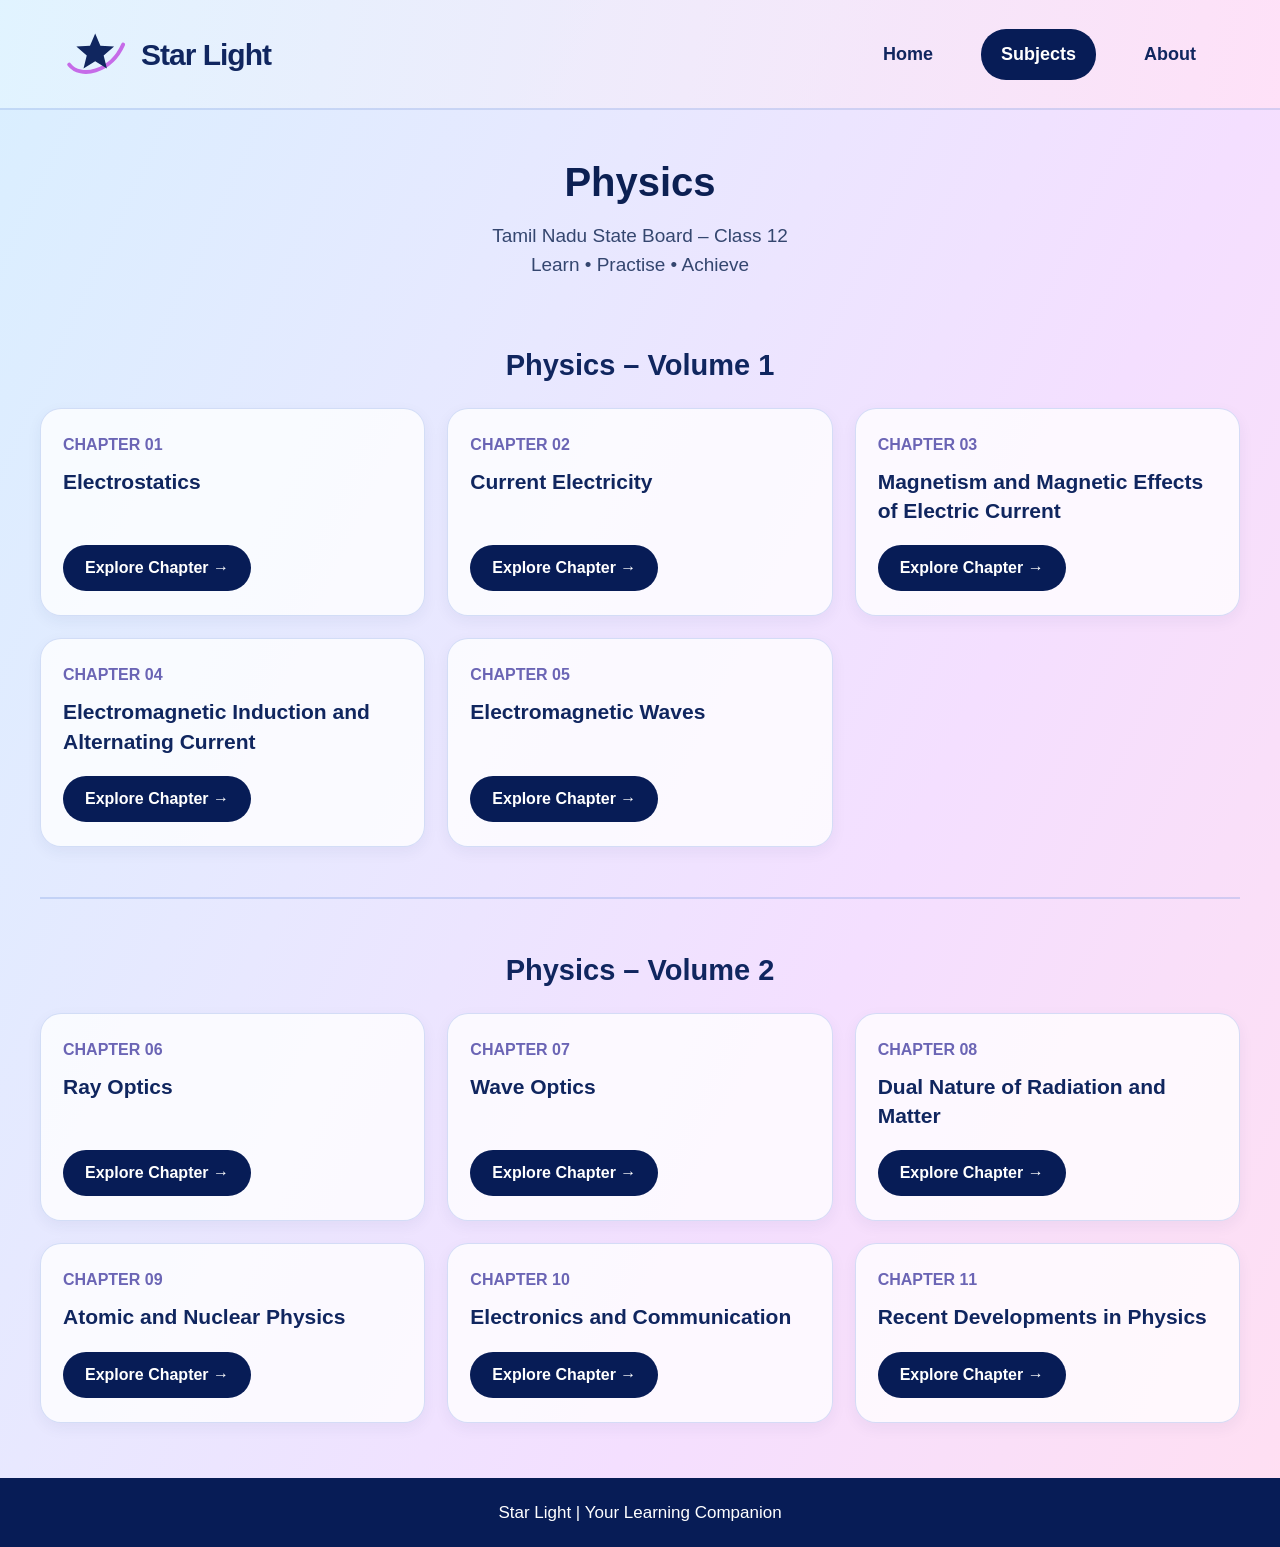
<file: physics.html>
<!DOCTYPE html>
<html lang="en">
<head>
    <meta charset="UTF-8">
    <meta name="viewport" content="width=device-width, initial-scale=1.0">

    <title>Physics | Star Light</title>

    <link rel="stylesheet" href="style.css?v=6">

    <style>
        * {
            box-sizing: border-box;
        }

        body {
            margin: 0;
            font-family: Arial, Helvetica, sans-serif;
            color: #10265f;
            background: linear-gradient(
                115deg,
                #d9efff 0%,
                #e8e8ff 35%,
                #f4dfff 65%,
                #ffdff2 100%
            );
            min-height: 100vh;
            line-height: 1.5;
        }

        a {
            text-decoration: none;
        }

        .physics-page-header {
            width: 100%;
            background: linear-gradient(
                100deg,
                rgba(225,244,255,0.94),
                rgba(255,225,247,0.94)
            );
            border-bottom: 2px solid rgba(120,153,226,0.3);
        }

        .navbar {
            max-width: 1450px;
            margin: auto;
            padding: 15px 5%;
            display: flex;
            align-items: center;
            justify-content: space-between;
            gap: 20px;
        }

        .brand {
            display: flex;
            align-items: center;
            gap: 12px;
            color: #10265f;
            font-size: 30px;
            font-weight: 800;
        }

        .brand-logo {
            width: 65px;
            height: 65px;
        }

        .nav-links {
            display: flex;
            align-items: center;
            gap: 28px;
        }

        .nav-links a {
            color: #10265f;
            font-size: 18px;
            font-weight: 700;
            padding: 12px 20px;
            border-radius: 25px;
        }

        .nav-links .active {
            background: #071c56;
            color: white;
        }

        .physics-hero {
            text-align: center;
            padding: 42px 20px 30px;
        }

        .physics-hero h1 {
            font-size: 40px;
            font-weight: 800;
            color: #0c2053;
            margin: 0 0 10px;
        }

        .physics-hero p {
            font-size: 19px;
            color: #34466f;
            margin: 0;
        }

        .physics-container {
            max-width: 1250px;
            margin: 25px auto 55px;
            padding: 0 25px;
        }

        .volume-section {
            margin-bottom: 48px;
        }

        .volume-heading {
            color: #10265f;
            font-size: 29px;
            font-weight: 800;
            text-align: center;
            margin: 35px 0 20px;
        }

        .chapter-grid {
            display: grid;
            grid-template-columns: repeat(3, minmax(0, 1fr));
            gap: 22px;
        }

        .chapter-card {
            min-height: 175px;
            padding: 24px 22px;
            display: flex;
            flex-direction: column;
            justify-content: space-between;
            background: rgba(255,255,255,0.78);
            border: 1px solid rgba(120,153,226,0.3);
            border-radius: 21px;
            box-shadow: 0 5px 15px rgba(34,55,110,0.06);
            transition: transform 0.25s ease,
                        box-shadow 0.25s ease;
        }

        .chapter-card:hover {
            transform: translateY(-5px);
            box-shadow: 0 10px 22px rgba(34,55,110,0.13);
        }

        .chapter-number {
            color: #6b65b5;
            font-size: 16px;
            font-weight: 800;
            margin-bottom: 10px;
        }

        .chapter-name {
            color: #10265f;
            font-size: 21px;
            font-weight: 700;
            line-height: 1.4;
            margin: 0 0 20px;
        }

        .explore-chapter {
            display: inline-block;
            width: fit-content;
            background: #071c56;
            color: white;
            border-radius: 25px;
            padding: 11px 22px;
            font-size: 16px;
            font-weight: 700;
            transition: background 0.2s ease;
        }

        .explore-chapter:hover {
            background: #354f99;
        }

        .volume-divider {
            border: 0;
            border-top: 2px solid rgba(120,153,226,0.3);
            margin: 50px 0;
        }

        .footer {
            background: #071c56;
            color: white;
            text-align: center;
            padding: 22px;
            font-size: 17px;
        }

        @media (max-width: 900px) {
            .chapter-grid {
                grid-template-columns: repeat(2, minmax(0, 1fr));
            }
        }

        @media (max-width: 600px) {
            .navbar {
                flex-direction: column;
            }

            .nav-links {
                gap: 5px;
                flex-wrap: wrap;
                justify-content: center;
            }

            .nav-links a {
                font-size: 15px;
                padding: 9px 13px;
            }

            .brand {
                font-size: 25px;
            }

            .physics-hero h1 {
                font-size: 30px;
            }

            .chapter-grid {
                grid-template-columns: 1fr;
            }

            .physics-container {
                padding: 0 16px;
            }

            .chapter-card {
                min-height: 155px;
            }
        }
    </style>
</head>

<body>

<header class="physics-page-header">
    <nav class="navbar">

        <a href="index.html" class="brand">
            <svg class="brand-logo" viewBox="0 0 100 75"
                 xmlns="http://www.w3.org/2000/svg">
                <path d="M8 53 C25 75 72 65 91 22"
                      fill="none"
                      stroke="#c66be8"
                      stroke-width="6"
                      stroke-linecap="round"/>

                <path d="M48 5 L56 24 L77 25 L61 39
                         L66 59 L48 48 L30 59 L35 39
                         L19 25 L40 24 Z"
                      fill="#10265f"/>
            </svg>

            <span>Star Light</span>
        </a>

        <div class="nav-links">
            <a href="index.html">Home</a>
            <a href="index.html#subjects" class="active">Subjects</a>
            <a href="about.html">About</a>
        </div>

    </nav>
</header>

<section class="physics-hero">
    <h1>Physics</h1>
    <p>Tamil Nadu State Board – Class 12</p>
    <p>Learn • Practise • Achieve</p>
</section>

<main class="physics-container">

    <!-- VOLUME 1 -->

    <section class="volume-section">

        <h2 class="volume-heading">
            Physics – Volume 1
        </h2>

        <div class="chapter-grid">

            <article class="chapter-card">
                <div>
                    <div class="chapter-number">CHAPTER 01</div>
                    <h3 class="chapter-name">Electrostatics</h3>
                </div>
                <a class="explore-chapter"
                   href="physics-chapter.html?chapter=1">
                    Explore Chapter →
                </a>
            </article>

            <article class="chapter-card">
                <div>
                    <div class="chapter-number">CHAPTER 02</div>
                    <h3 class="chapter-name">Current Electricity</h3>
                </div>
                <a class="explore-chapter"
                   href="physics-chapter.html?chapter=2">
                    Explore Chapter →
                </a>
            </article>

            <article class="chapter-card">
                <div>
                    <div class="chapter-number">CHAPTER 03</div>
                    <h3 class="chapter-name">
                        Magnetism and Magnetic Effects of Electric Current
                    </h3>
                </div>
                <a class="explore-chapter"
                   href="physics-chapter.html?chapter=3">
                    Explore Chapter →
                </a>
            </article>

            <article class="chapter-card">
                <div>
                    <div class="chapter-number">CHAPTER 04</div>
                    <h3 class="chapter-name">
                        Electromagnetic Induction and Alternating Current
                    </h3>
                </div>
                <a class="explore-chapter"
                   href="physics-chapter.html?chapter=4">
                    Explore Chapter →
                </a>
            </article>

            <article class="chapter-card">
                <div>
                    <div class="chapter-number">CHAPTER 05</div>
                    <h3 class="chapter-name">Electromagnetic Waves</h3>
                </div>
                <a class="explore-chapter"
                   href="physics-chapter.html?chapter=5">
                    Explore Chapter →
                </a>
            </article>

        </div>
    </section>

    <hr class="volume-divider">

    <!-- VOLUME 2 -->

    <section class="volume-section">

        <h2 class="volume-heading">
            Physics – Volume 2
        </h2>

        <div class="chapter-grid">

            <article class="chapter-card">
                <div>
                    <div class="chapter-number">CHAPTER 06</div>
                    <h3 class="chapter-name">Ray Optics</h3>
                </div>
                <a class="explore-chapter"
                   href="physics-chapter.html?chapter=6">
                    Explore Chapter →
                </a>
            </article>

            <article class="chapter-card">
                <div>
                    <div class="chapter-number">CHAPTER 07</div>
                    <h3 class="chapter-name">Wave Optics</h3>
                </div>
                <a class="explore-chapter"
                   href="physics-chapter.html?chapter=7">
                    Explore Chapter →
                </a>
            </article>

            <article class="chapter-card">
                <div>
                    <div class="chapter-number">CHAPTER 08</div>
                    <h3 class="chapter-name">
                        Dual Nature of Radiation and Matter
                    </h3>
                </div>
                <a class="explore-chapter"
                   href="physics-chapter.html?chapter=8">
                    Explore Chapter →
                </a>
            </article>

            <article class="chapter-card">
                <div>
                    <div class="chapter-number">CHAPTER 09</div>
                    <h3 class="chapter-name">Atomic and Nuclear Physics</h3>
                </div>
                <a class="explore-chapter"
                   href="physics-chapter.html?chapter=9">
                    Explore Chapter →
                </a>
            </article>

            <article class="chapter-card">
                <div>
                    <div class="chapter-number">CHAPTER 10</div>
                    <h3 class="chapter-name">
                        Electronics and Communication
                    </h3>
                </div>
                <a class="explore-chapter"
                   href="physics-chapter.html?chapter=10">
                    Explore Chapter →
                </a>
            </article>

            <article class="chapter-card">
                <div>
                    <div class="chapter-number">CHAPTER 11</div>
                    <h3 class="chapter-name">
                        Recent Developments in Physics
                    </h3>
                </div>
                <a class="explore-chapter"
                   href="physics-chapter.html?chapter=11">
                    Explore Chapter →
                </a>
            </article>

        </div>
    </section>

</main>

<footer class="footer">
    Star Light | Your Learning Companion
</footer>

</body>
</html>
</file>
<file: style.css>
/* ==========================================
   STAR LIGHT - FINAL HOMEPAGE THEME
========================================== */

* {
    margin: 0;
    padding: 0;
    box-sizing: border-box;
}

html {
    scroll-behavior: smooth;
}

body {
    font-family: Arial, Helvetica, sans-serif;
    color: #10265f;
    background: linear-gradient(
        115deg,
        #d9efff 0%,
        #e8e8ff 35%,
        #f4dfff 65%,
        #ffdff2 100%
    );
    min-height: 100vh;
    line-height: 1.5;
}


/* ==========================================
   NAVIGATION BAR
========================================== */

.header {
    width: 100%;
    background: linear-gradient(
        100deg,
        rgba(225, 244, 255, 0.94),
        rgba(255, 225, 247, 0.94)
    );
    border-bottom: 2px solid rgba(120, 153, 226, 0.3);
    box-shadow: 0 2px 8px rgba(30, 50, 100, 0.08);
}

.navbar {
    min-height: 108px;
    padding: 10px 4.5%;
    display: flex;
    justify-content: space-between;
    align-items: center;
}

.brand {
    display: flex;
    align-items: center;
    gap: 12px;
    color: #10265f;
    text-decoration: none;
    font-size: 40px;
    font-weight: 800;
    letter-spacing: -1px;
}

.brand-logo {
    width: 105px;
    height: 75px;
    flex-shrink: 0;
}

.nav-links {
    display: flex;
    align-items: center;
    gap: 20px;
}

.nav-links a {
    color: #10265f;
    text-decoration: none;
    font-size: 21px;
    font-weight: 600;
    padding: 9px 25px;
    border-radius: 20px;
    transition: background 0.25s ease;
}

.nav-links a:hover,
.nav-links a.active {
    color: #ffffff;
    background: #071c56;
}


/* ==========================================
   HERO SECTION
========================================== */

.hero {
    min-height: 340px;
    position: relative;
    overflow: hidden;
    display: flex;
    align-items: center;
    justify-content: center;
    text-align: center;
    padding: 25px 220px;
    background: linear-gradient(
        110deg,
        rgba(190, 225, 255, 0.55),
        rgba(231, 222, 255, 0.48),
        rgba(255, 204, 239, 0.55)
    );
}

.hero-content {
    position: relative;
    z-index: 2;
    max-width: 950px;
}

.hero h1 {
    font-size: 49px;
    line-height: 1.25;
    font-weight: 800;
    color: #0c2053;
    margin-bottom: 22px;
}

.board-label {
    display: inline-flex;
    align-items: center;
    justify-content: center;
    gap: 12px;
    padding: 7px 22px;
    margin-bottom: 20px;
    border-radius: 20px;
    background: rgba(163, 177, 255, 0.32);
    color: #10265f;
    font-size: 21px;
    font-weight: 600;
}

.board-label span {
    font-size: 23px;
}

.primary-button,
.card-button {
    display: inline-flex;
    align-items: center;
    justify-content: center;
    gap: 12px;
    background: #071c56;
    color: #ffffff;
    text-decoration: none;
    border-radius: 25px;
    font-weight: 700;
    box-shadow: 0 5px 12px rgba(10, 30, 80, 0.12);
    transition: 0.25s ease;
}

.primary-button {
    padding: 13px 30px;
    font-size: 21px;
}

.primary-button:hover,
.card-button:hover {
    background: #354f99;
    transform: translateY(-3px);
}

.primary-button span,
.card-button span {
    font-size: 24px;
    line-height: 1;
}


/* ==========================================
   HERO DECORATIONS
========================================== */

.book-decoration {
    position: absolute;
    width: 205px;
    left: 3%;
    top: 43%;
    transform: translateY(-30%);
    opacity: 0.85;
    pointer-events: none;
}

.cap-decoration {
    position: absolute;
    width: 190px;
    right: 4%;
    top: 32%;
    opacity: 0.85;
    pointer-events: none;
}

.sparkle {
    position: absolute;
    color: rgba(255, 255, 255, 0.85);
    font-size: 55px;
    pointer-events: none;
}

.sparkle-left {
    left: 4%;
    top: 17%;
}

.sparkle-right {
    right: 5%;
    bottom: 14%;
}


/* ==========================================
   SUBJECT HEADING
========================================== */

.subjects-section {
    padding: 10px 4% 35px;
}

.section-heading {
    display: flex;
    align-items: center;
    justify-content: center;
    gap: 25px;
    margin: 5px auto 12px;
}

.section-heading span {
    flex: 1;
    height: 2px;
    background: linear-gradient(
        90deg,
        #8bbcff,
        #b88ce9
    );
}

.section-heading h2 {
    color: #10265f;
    font-size: 38px;
    font-weight: 800;
    text-align: center;
    white-space: nowrap;
}


/* ==========================================
   SUBJECT CARDS
========================================== */

.subject-grid {
    display: grid;
    grid-template-columns: repeat(4, minmax(0, 1fr));
    gap: 22px;
    max-width: 1450px;
    margin: 0 auto;
}

.subject-card {
    min-height: 296px;
    padding: 20px 12px 23px;
    border-radius: 25px;
    display: flex;
    flex-direction: column;
    align-items: center;
    justify-content: center;
    text-align: center;
    transition: transform 0.3s ease, box-shadow 0.3s ease;
}

.subject-card:hover {
    transform: translateY(-6px);
    box-shadow: 0 12px 25px rgba(34, 55, 110, 0.12);
}

.mathematics-card {
    background: #b9dcff;
}

.physics-card {
    background: #f8c5e5;
}

.chemistry-card {
    background: #dfceff;
}

.computer-card {
    background: #bdeee1;
}

.subject-icon {
    width: 112px;
    height: 112px;
    flex-shrink: 0;
    margin-bottom: 5px;
}

.subject-card h3 {
    color: #0c2053;
    font-size: 32px;
    line-height: 1.25;
    font-weight: 800;
    margin-bottom: 7px;
}

.subject-card p {
    color: #10265f;
    font-size: 20px;
    margin-bottom: 14px;
}

.card-button {
    width: 72%;
    max-width: 230px;
    padding: 9px 18px;
    font-size: 20px;
}


/* ==========================================
   STAR LIGHT BRAND SECTION
========================================== */

.brand-section {
    padding: 28px 4% 15px;
    text-align: center;
}

.brand-divider {
    display: flex;
    align-items: center;
    justify-content: center;
    gap: 25px;
}

.brand-divider span {
    height: 2px;
    flex: 1;
    background: linear-gradient(
        90deg,
        #83b9ff,
        #9274db
    );
}

.brand-title {
    color: #10265f;
    font-size: 34px;
    font-weight: 800;
    white-space: nowrap;
}

.brand-section p {
    color: #10265f;
    font-size: 21px;
    margin-top: 2px;
}


/* ==========================================
   FOOTER
========================================== */

.footer {
    background: #071c56;
    color: #ffffff;
    text-align: center;
    padding: 16px 10px;
    font-size: 19px;
}


/* ==========================================
   TABLET SCREEN
========================================== */

@media (max-width: 1000px) {

    .brand {
        font-size: 32px;
    }

    .brand-logo {
        width: 80px;
    }

    .nav-links {
        gap: 8px;
    }

    .nav-links a {
        font-size: 17px;
        padding: 8px 15px;
    }

    .hero {
        padding-left: 150px;
        padding-right: 150px;
    }

    .hero h1 {
        font-size: 38px;
    }

    .book-decoration {
        width: 140px;
    }

    .cap-decoration {
        width: 135px;
    }

    .subject-grid {
        grid-template-columns: repeat(2, minmax(0, 1fr));
    }

    .subject-card h3 {
        font-size: 27px;
    }
}


/* ==========================================
   MOBILE SCREEN
========================================== */

@media (max-width: 600px) {

    .navbar {
        flex-direction: column;
        padding: 12px 10px 16px;
        gap: 8px;
    }

    .brand {
        font-size: 30px;
    }

    .brand-logo {
        width: 75px;
        height: 55px;
    }

    .nav-links {
        gap: 5px;
    }

    .nav-links a {
        font-size: 15px;
        padding: 7px 13px;
    }

    .hero {
        min-height: 350px;
        padding: 55px 20px;
    }

    .hero h1 {
        font-size: 29px;
    }

    .board-label {
        font-size: 15px;
        padding: 7px 12px;
    }

    .primary-button {
        font-size: 17px;
        padding: 11px 22px;
    }

    .book-decoration {
        width: 85px;
        left: -18px;
        top: 5px;
        transform: none;
        opacity: 0.35;
    }

    .cap-decoration {
        width: 85px;
        right: -15px;
        top: auto;
        bottom: 5px;
        opacity: 0.35;
    }

    .sparkle {
        font-size: 30px;
    }

    .subjects-section {
        padding: 25px 18px;
    }

    .section-heading {
        gap: 10px;
        margin-bottom: 22px;
    }

    .section-heading h2 {
        font-size: 23px;
    }

    .subject-grid {
        grid-template-columns: 1fr;
        gap: 18px;
    }

    .subject-card {
        min-height: 270px;
    }

    .subject-card h3 {
        font-size: 27px;
    }

    .subject-card p {
        font-size: 18px;
    }

    .brand-section {
        padding: 25px 15px;
    }

    .brand-divider {
        gap: 10px;
    }

    .brand-title {
        font-size: 25px;
    }

    .brand-section p {
        font-size: 17px;
    }

    .footer {
        font-size: 15px;
    }
}

/* ABOUT PAGE */

.about-page {
    min-height: 75vh;
}

.about-hero {
    text-align: center;
    padding: 55px 20px;
    background: linear-gradient(110deg, #d9efff, #e8e8ff, #ffdff2);
}

.about-hero h1 {
    color: #10265f;
    font-size: 42px;
    margin-bottom: 10px;
}

.about-hero p {
    font-size: 20px;
    color: #34466f;
}

.about-content {
    max-width: 1050px;
    margin: 35px auto;
    padding: 25px;
}

.about-content h2 {
    color: #10265f;
    font-size: 27px;
    margin: 28px 0 12px;
}

.about-content > p {
    color: #405477;
    font-size: 17px;
    line-height: 1.8;
}

.about-features {
    display: grid;
    grid-template-columns: repeat(2, 1fr);
    gap: 20px;
}

.about-features article {
    background: rgba(255, 255, 255, 0.65);
    border-radius: 18px;
    padding: 22px;
    border: 1px solid rgba(120, 153, 226, 0.2);
}

.about-features h3 {
    color: #10265f;
    margin-bottom: 8px;
}

.about-features p {
    color: #405477;
    line-height: 1.7;
}

.creator-box {
    text-align: center;
    background: #e8e8ff;
    padding: 28px;
    border-radius: 20px;
    margin-top: 35px;
}

.creator-box h2 {
    margin-top: 0;
}

.creator-box h3 {
    color: #10265f;
    font-size: 23px;
}

.creator-box p {
    color: #405477;
}

@media (max-width: 600px) {
    .about-features {
        grid-template-columns: 1fr;
    }

    .about-hero h1 {
        font-size: 32px;
    }

    .about-content {
        padding: 18px;
    }
}
</file>
